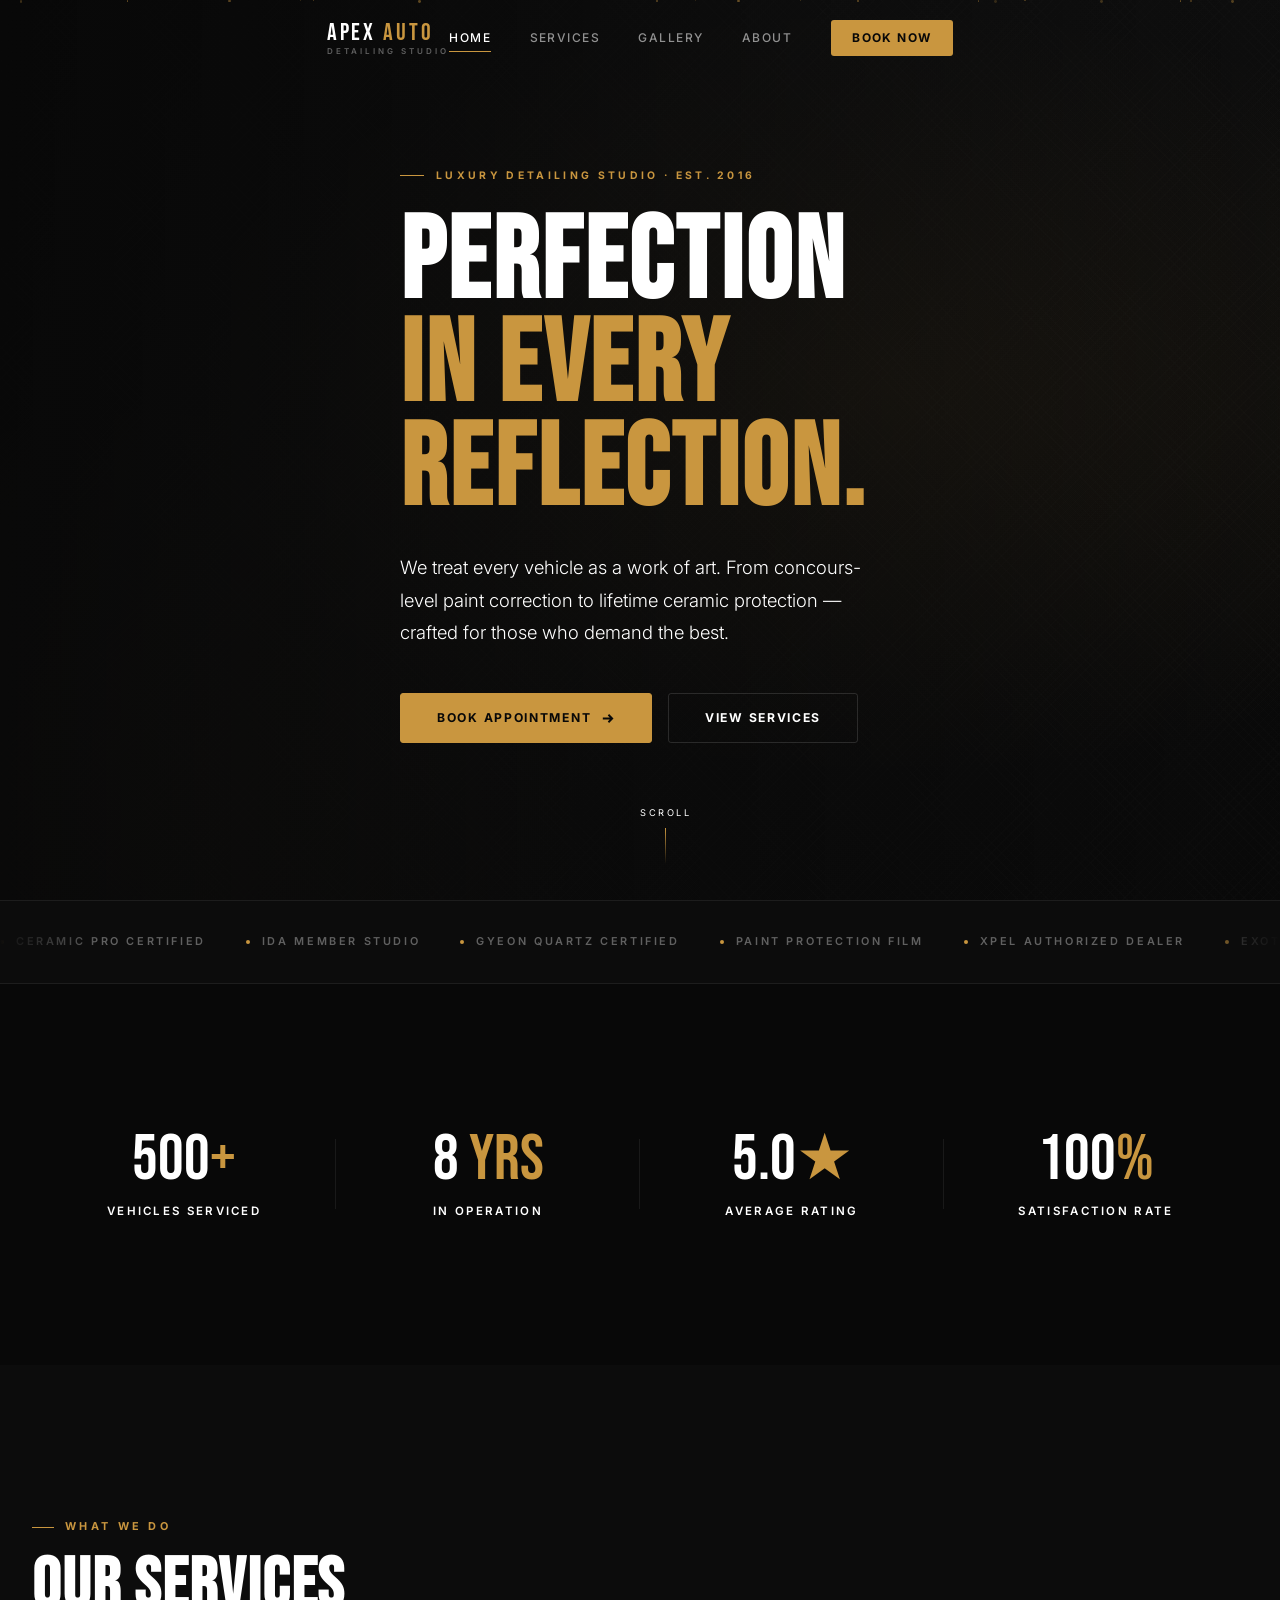
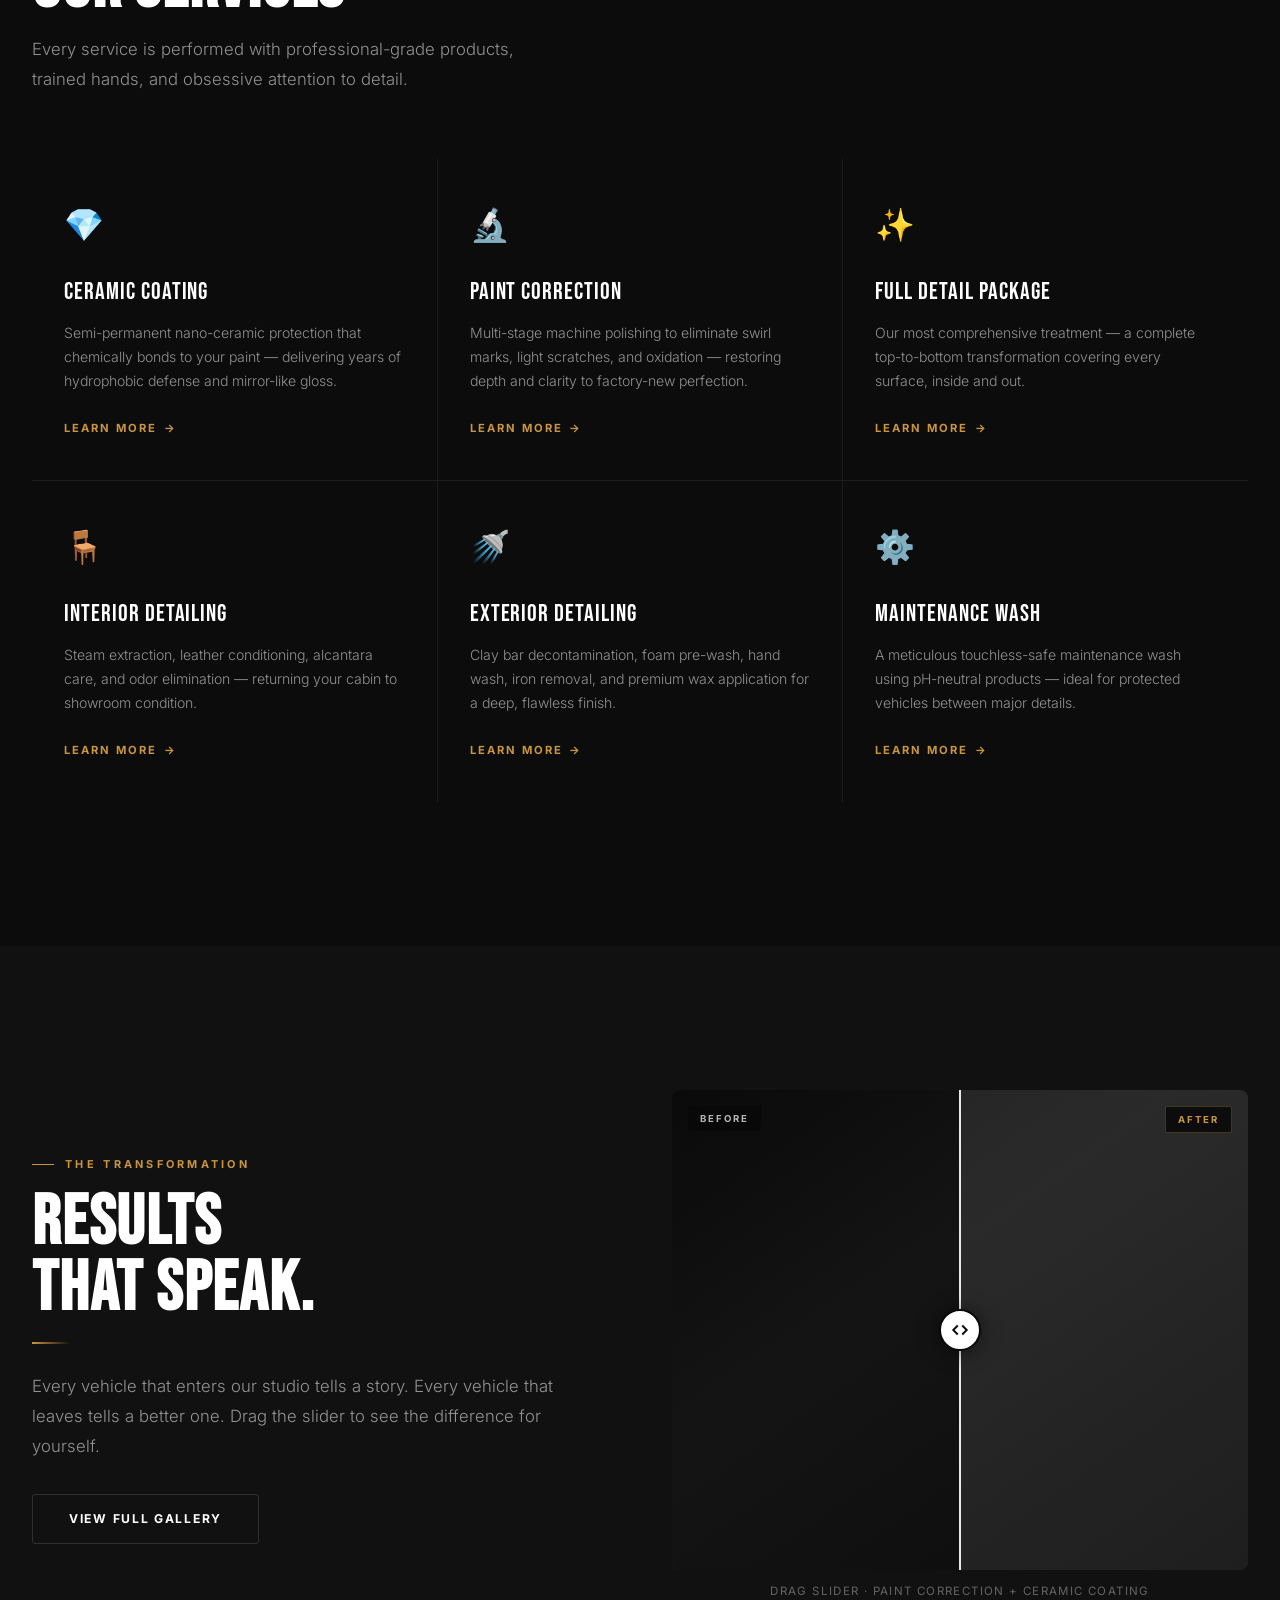
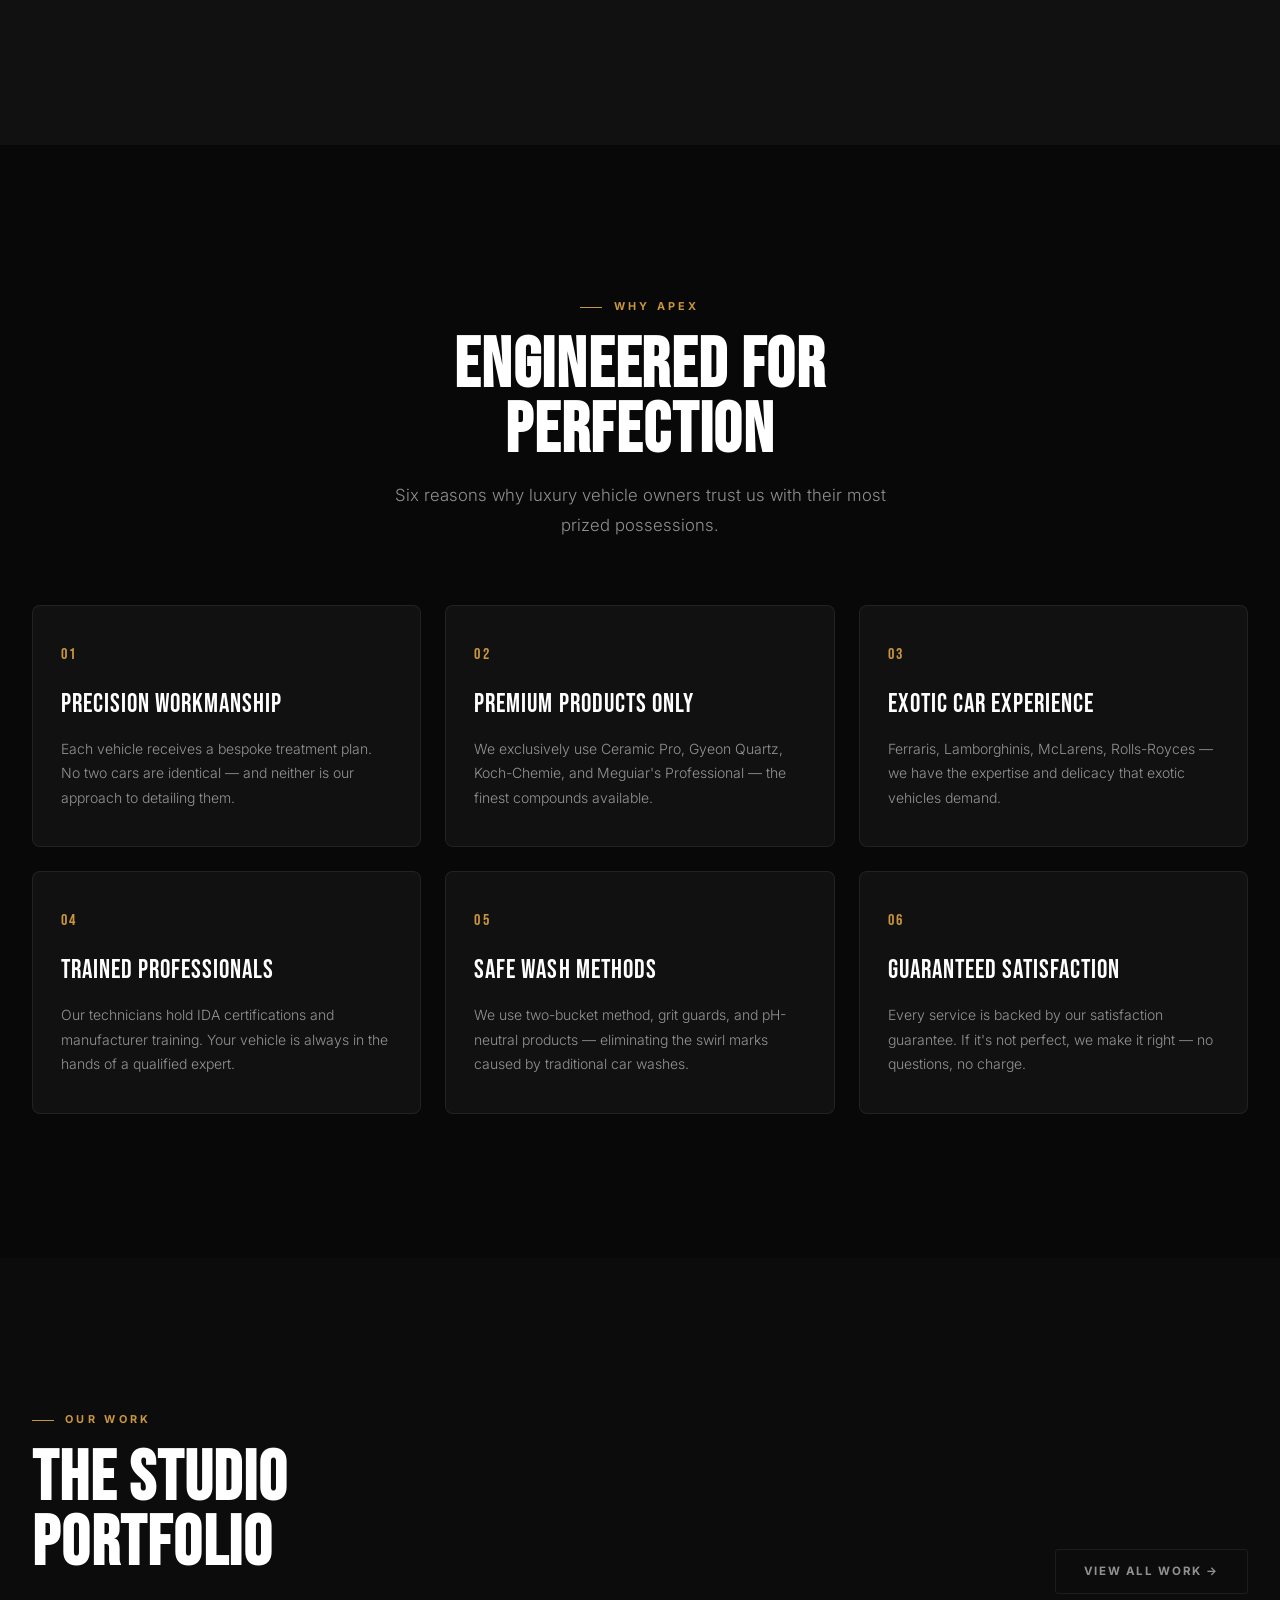
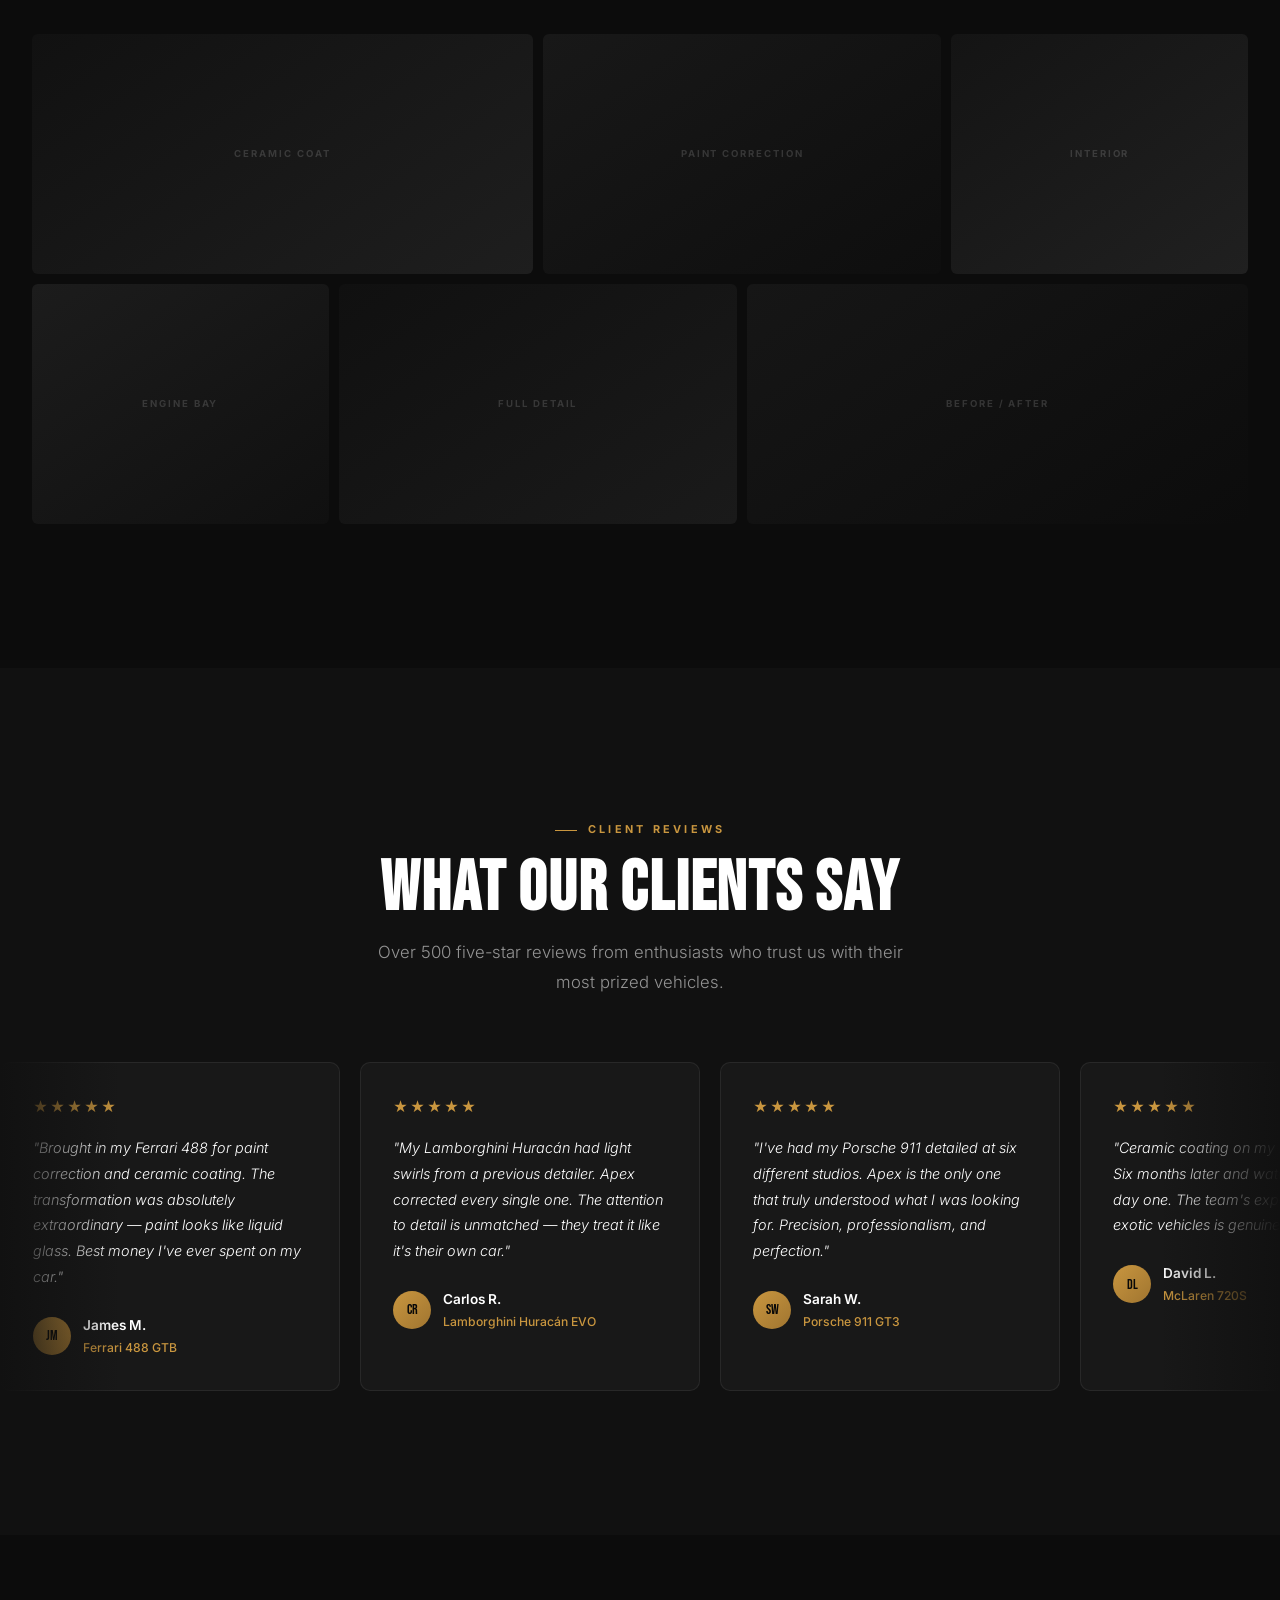
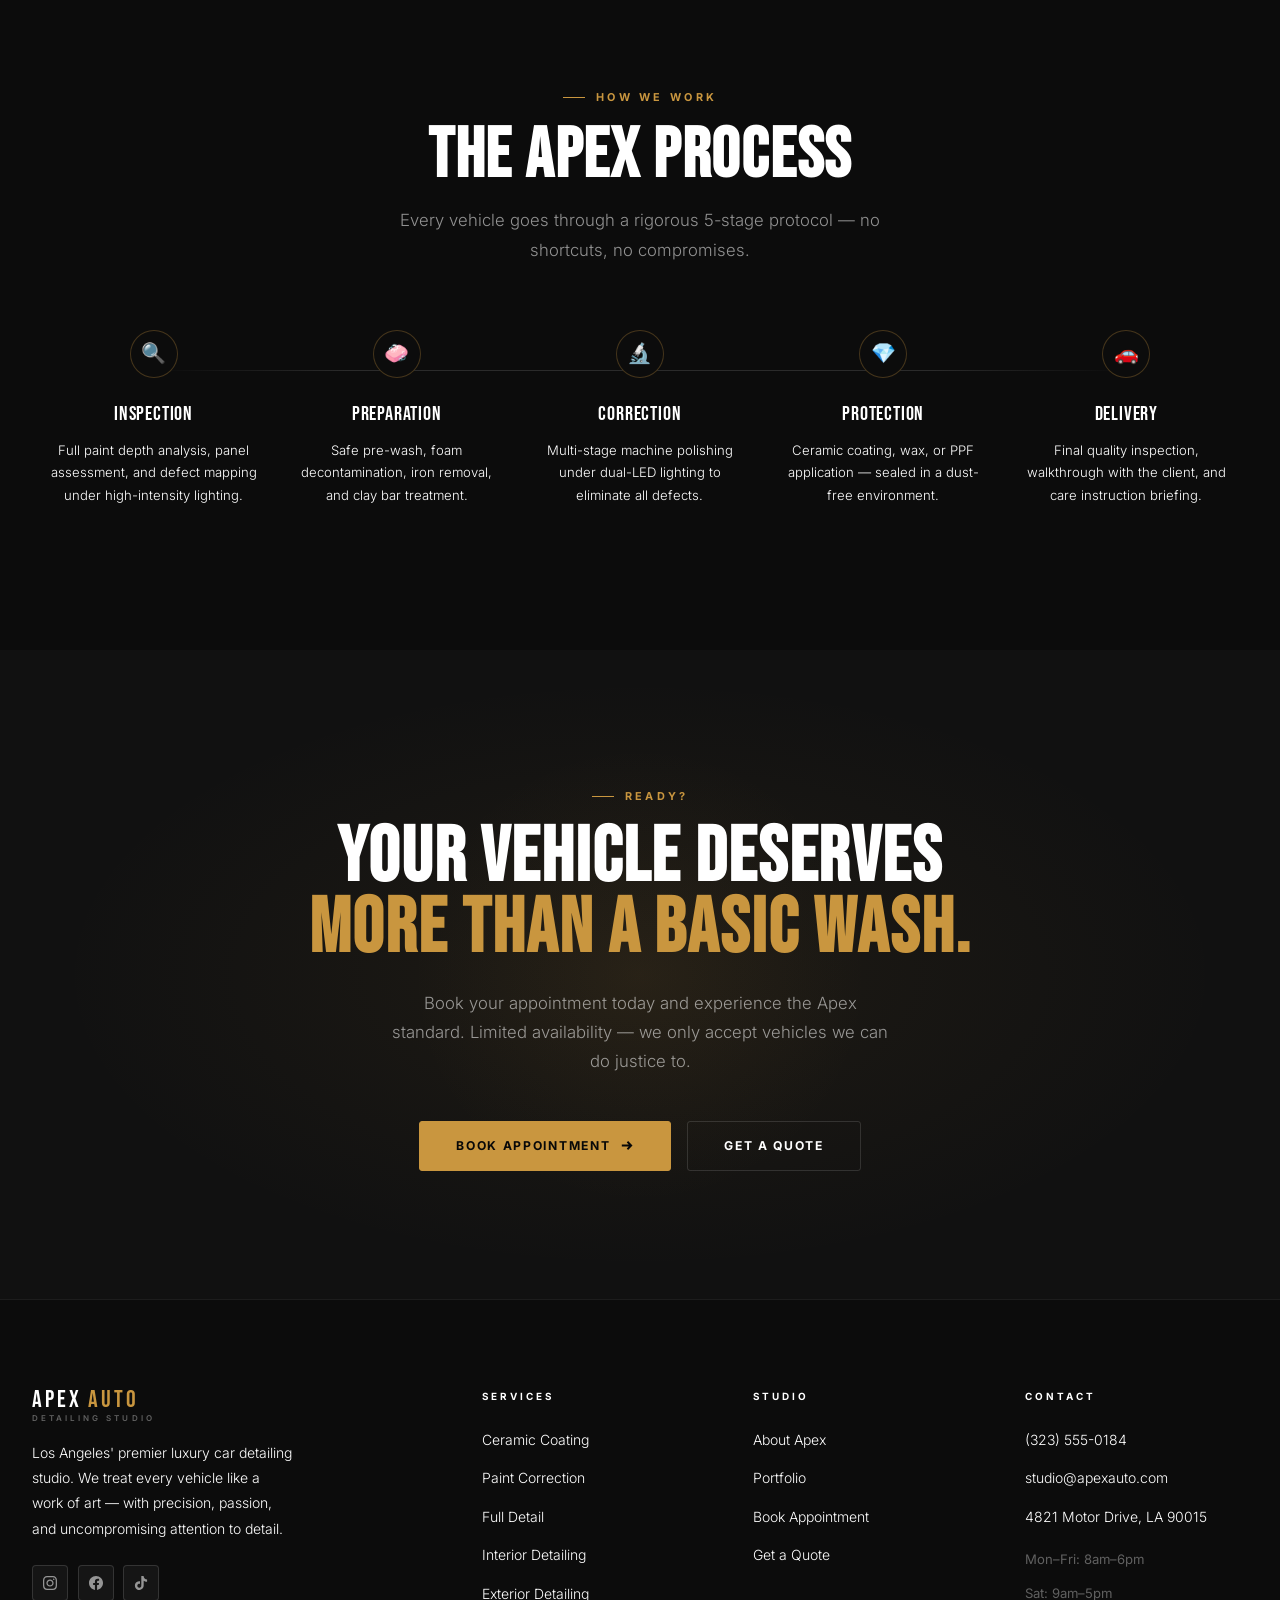
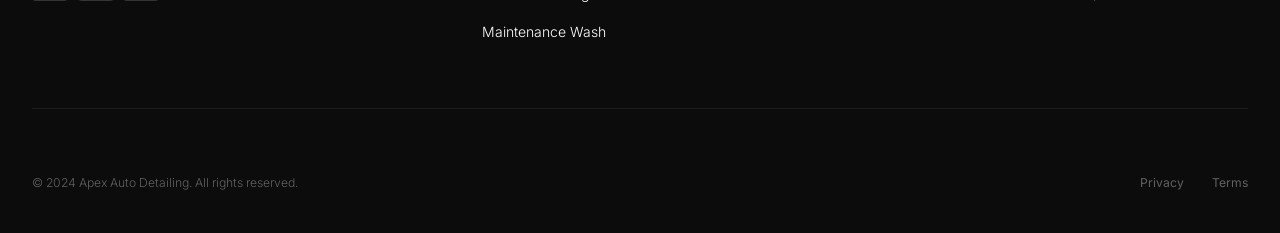
<file: index.html>
<!DOCTYPE html>
<html lang="en">
<head>
  <meta charset="UTF-8">
  <meta name="viewport" content="width=device-width, initial-scale=1.0">
  <meta name="description" content="Apex Auto Detailing — Luxury car detailing studio. Paint correction, ceramic coating, interior detailing for exotic and luxury vehicles.">
  <title>Apex Auto Detailing — Perfection In Every Reflection</title>
  <link rel="stylesheet" href="css/main.css">
  <style>
    /* ---- HERO ---- */
    .hero {
      position:relative; height:100vh; min-height:680px;
      display:flex; align-items:center; overflow:hidden;
    }
    .hero-parallax {
      position:absolute; inset:-15%; background-size:cover; background-position:center;
      background:
        radial-gradient(ellipse 80% 60% at 65% 45%, rgba(201,150,63,.08) 0%, transparent 55%),
        radial-gradient(ellipse 55% 70% at 20% 80%, rgba(201,150,63,.04) 0%, transparent 50%),
        linear-gradient(135deg,#090909 0%,#111 40%,#0c0c0c 70%,#080808 100%);
      will-change:transform;
    }
    /* subtle carbon-fiber texture */
    .hero-parallax::before {
      content:''; position:absolute; inset:0;
      background:
        repeating-linear-gradient(-45deg,transparent,transparent 6px,rgba(255,255,255,.006) 6px,rgba(255,255,255,.006) 7px),
        repeating-linear-gradient(45deg,transparent,transparent 6px,rgba(255,255,255,.006) 6px,rgba(255,255,255,.006) 7px);
    }
    .hero-overlay {
      position:absolute; inset:0;
      background:linear-gradient(to right,rgba(8,8,8,.88) 0%,rgba(8,8,8,.5) 55%,rgba(8,8,8,.1) 100%);
    }
    .hero-particles { position:absolute; inset:0; pointer-events:none; z-index:1; }
    .hero-content { position:relative; z-index:2; max-width:820px; }
    .hero-eyebrow {
      display:inline-flex; align-items:center; gap:.75rem;
      font-size:.65rem; font-weight:700; letter-spacing:.32em; text-transform:uppercase;
      color:var(--gold); margin-bottom:1.75rem;
      animation:fadeUp .8s var(--ease) both;
    }
    .hero-eyebrow::before { content:''; width:24px; height:1px; background:var(--gold); }
    .hero-h1 {
      font-size:clamp(4rem,9vw,8.5rem); line-height:.9;
      color:var(--white); margin-bottom:1.75rem;
      animation:fadeUp .8s var(--ease) .15s both;
    }
    .hero-h1 em { font-style:normal; display:block; color:var(--gold); }
    .hero-p {
      font-size:clamp(1rem,1.6vw,1.15rem); color:var(--w-60); font-weight:300;
      max-width:480px; line-height:1.78; margin-bottom:2.75rem;
      animation:fadeUp .8s var(--ease) .3s both;
    }
    .hero-ctas {
      display:flex; align-items:center; gap:1rem; flex-wrap:wrap;
      animation:fadeUp .8s var(--ease) .45s both;
    }
    .hero-scroll {
      position:absolute; bottom:2.25rem; left:50%; transform:translateX(-50%);
      z-index:2; display:flex; flex-direction:column; align-items:center; gap:.5rem;
      animation:fadeUp 1s var(--ease) 1.2s both; opacity:.4;
    }
    .hero-scroll span { font-size:.58rem; letter-spacing:.28em; text-transform:uppercase; }
    .scroll-l {
      width:1px; height:36px; background:linear-gradient(to bottom,var(--gold),transparent);
      animation:scrollDown 1.7s ease-in-out infinite;
    }
    @keyframes scrollDown {
      0%{transform:scaleY(0);transform-origin:top}50%{transform:scaleY(1);transform-origin:top}
      51%{transform-origin:bottom}100%{transform:scaleY(0);transform-origin:bottom}
    }
    @keyframes fadeUp { from{opacity:0;transform:translateY(20px)} to{opacity:1;transform:none} }

    /* ---- TRUST BAR ---- */
    .trust-bar {
      padding:2rem 0; background:var(--bg-1);
      border-top:1px solid var(--bdr); border-bottom:1px solid var(--bdr);
    }

    /* ---- STATS ---- */
    .stats { padding:7rem 0; background:var(--bg); }
    .stats-grid {
      display:grid; grid-template-columns:repeat(4,1fr);
      gap:0; text-align:center;
    }
    .stat-cell { padding:2rem 1rem; position:relative; }
    .stat-cell:not(:last-child)::after {
      content:''; position:absolute; right:0; top:50%; transform:translateY(-50%);
      width:1px; height:70px; background:var(--bdr);
    }
    .stat-num { font-family:'Bebas Neue',sans-serif; font-size:clamp(3rem,5vw,4.5rem); line-height:1; }
    .stat-num .gold { color:var(--gold); }
    .stat-lbl { font-size:.72rem; font-weight:600; letter-spacing:.2em; text-transform:uppercase; color:var(--w-50); margin-top:.6rem; }

    /* ---- SERVICES PREVIEW ---- */
    .svc { background:var(--bg-1); }
    .svc-grid { display:grid; grid-template-columns:repeat(3,1fr); gap:1px; background:var(--bdr); }
    .svc-card {
      background:var(--bg-1); padding:2.5rem 2rem;
      transition:background .28s, color .28s;
      cursor:default; position:relative; overflow:hidden;
    }
    .svc-card::after {
      content:''; position:absolute; inset:0;
      background:linear-gradient(135deg,var(--gold-a) 0%,transparent 60%);
      opacity:0; transition:opacity .32s;
    }
    .svc-card:hover { background:var(--bg-2); }
    .svc-card:hover::after { opacity:1; }
    .svc-card:hover .svc-ico { color:var(--gold); transform:scale(1.05); }
    .svc-ico { font-size:2rem; display:block; margin-bottom:1.25rem; transition:color .28s, transform .28s; }
    .svc-title { font-family:'Bebas Neue',sans-serif; font-size:1.5rem; letter-spacing:.04em; margin-bottom:.6rem; }
    .svc-desc  { font-size:.88rem; color:var(--w-55); font-weight:300; line-height:1.72; margin-bottom:1.25rem; }
    .svc-link  { font-size:.7rem; font-weight:700; letter-spacing:.18em; text-transform:uppercase; color:var(--gold); transition:gap .22s; display:inline-flex; align-items:center; gap:.4rem; }
    .svc-link::after { content:'→'; transition:transform .22s; }
    .svc-card:hover .svc-link::after { transform:translateX(4px); }

    /* ---- BEFORE / AFTER ---- */
    .ba-section { background:var(--bg-2); }
    .ba-layout { display:grid; grid-template-columns:1fr 1fr; gap:4rem; align-items:center; }
    .ba-wrap   { height:480px; }
    .ba-after  { background:linear-gradient(145deg,#1e1e1e,#2a2a2a); }
    .ba-before-inner { background:linear-gradient(145deg,#0a0a0a,#141414); }
    .ba-after-label,.ba-before-inner-label {
      position:absolute; bottom:1rem; font-size:.58rem; font-weight:700;
      letter-spacing:.22em; text-transform:uppercase; padding:.3rem .75rem; border-radius:2px; z-index:5;
    }

    /* ---- WHY US ---- */
    .why { background:var(--bg); }
    .why-grid { display:grid; grid-template-columns:repeat(3,1fr); gap:1.5rem; }
    .why-card {
      background:var(--bg-2); border:1px solid var(--bdr); border-radius:8px;
      padding:2.25rem 1.75rem; transition:all .32s var(--ease);
    }
    .why-card:hover { border-color:var(--bdr-gd); transform:translateY(-4px); box-shadow:0 16px 50px rgba(0,0,0,.4); }
    .why-num { font-family:'Bebas Neue',sans-serif; font-size:1rem; color:var(--gold); letter-spacing:.15em; margin-bottom:1rem; }
    .why-title { font-family:'Bebas Neue',sans-serif; font-size:1.6rem; letter-spacing:.04em; margin-bottom:.65rem; }
    .why-desc  { font-size:.875rem; color:var(--w-55); line-height:1.75; font-weight:300; }

    /* ---- GALLERY PREVIEW ---- */
    .gal-prev { background:var(--bg-1); }
    .gal-prev-grid {
      display:grid;
      grid-template-columns:repeat(12,1fr);
      grid-template-rows:240px 240px;
      gap:10px;
    }
    .gp-item { position:relative; overflow:hidden; border-radius:6px; cursor:pointer; }
    .gp-item:nth-child(1){grid-column:span 5;}
    .gp-item:nth-child(2){grid-column:span 4;}
    .gp-item:nth-child(3){grid-column:span 3;}
    .gp-item:nth-child(4){grid-column:span 3;}
    .gp-item:nth-child(5){grid-column:span 4;}
    .gp-item:nth-child(6){grid-column:span 5;}
    .gp-ph {
      width:100%; height:100%; display:flex; align-items:center; justify-content:center;
      font-size:.6rem; font-weight:700; letter-spacing:.2em; text-transform:uppercase;
      color:var(--w-15); transition:transform .5s var(--ease);
    }
    .gp-item:nth-child(1) .gp-ph{background:linear-gradient(145deg,#111,#1e1e1e);}
    .gp-item:nth-child(2) .gp-ph{background:linear-gradient(145deg,#181818,#0e0e0e);}
    .gp-item:nth-child(3) .gp-ph{background:linear-gradient(145deg,#141414,#202020);}
    .gp-item:nth-child(4) .gp-ph{background:linear-gradient(145deg,#1c1c1c,#101010);}
    .gp-item:nth-child(5) .gp-ph{background:linear-gradient(145deg,#101010,#1a1a1a);}
    .gp-item:nth-child(6) .gp-ph{background:linear-gradient(145deg,#161616,#0c0c0c);}
    .gp-ov {
      position:absolute; inset:0; background:rgba(201,150,63,0);
      display:flex; align-items:center; justify-content:center;
      transition:background .28s;
    }
    .gp-item:hover .gp-ov { background:rgba(201,150,63,.6); }
    .gp-item:hover .gp-ph { transform:scale(1.07); }
    .gp-ico {
      width:40px; height:40px; border:2px solid rgba(8,8,8,.85); border-radius:50%;
      background:rgba(8,8,8,.7); display:flex; align-items:center; justify-content:center;
      opacity:0; transform:scale(.7); transition:opacity .25s, transform .25s;
    }
    .gp-ico svg { width:14px; height:14px; stroke:var(--white); fill:none; }
    .gp-item:hover .gp-ico { opacity:1; transform:scale(1); }

    /* ---- TESTIMONIALS ---- */
    .testi { background:var(--bg-2); overflow:hidden; }
    .t-track-wrap { overflow:hidden; position:relative; margin-top:3rem; }
    .t-track-wrap::before,.t-track-wrap::after {
      content:''; position:absolute; top:0; bottom:0; width:120px; z-index:2; pointer-events:none;
    }
    .t-track-wrap::before{left:0;background:linear-gradient(to right,var(--bg-2),transparent);}
    .t-track-wrap::after{right:0;background:linear-gradient(to left,var(--bg-2),transparent);}
    .t-track {
      display:flex; gap:1.25rem; width:max-content;
      animation:tSlide 35s linear infinite;
    }
    .t-track:hover { animation-play-state:paused; }
    @keyframes tSlide{ from{transform:translateX(0)} to{transform:translateX(-50%)} }
    .t-card {
      width:340px; flex-shrink:0; background:var(--bg-3);
      border:1px solid var(--bdr); border-radius:10px; padding:2rem;
    }
    .t-stars  { color:#c9963f; font-size:.9rem; letter-spacing:2px; margin-bottom:1rem; }
    .t-quote  { font-size:.9rem; color:var(--w-60); font-style:italic; font-weight:300; line-height:1.8; margin-bottom:1.5rem; }
    .t-author { display:flex; align-items:center; gap:.75rem; }
    .t-av     { width:38px; height:38px; border-radius:50%; background:linear-gradient(135deg,var(--gold),var(--gold-dk)); display:flex; align-items:center; justify-content:center; font-family:'Bebas Neue',sans-serif; font-size:.9rem; color:var(--bg); flex-shrink:0; }
    .t-name   { font-weight:600; font-size:.85rem; }
    .t-car    { font-size:.76rem; color:var(--gold); font-weight:500; margin-top:.1rem; }

    /* ---- PROCESS ---- */
    .process  { background:var(--bg-1); }
    .proc-grid {
      display:grid; grid-template-columns:repeat(5,1fr);
      gap:0; position:relative; margin-top:4rem;
    }
    .proc-grid::before {
      content:''; position:absolute; top:2.5rem; left:10%; right:10%;
      height:1px; background:linear-gradient(to right,transparent,var(--bdr2) 20%,var(--bdr2) 80%,transparent);
    }
    .proc-step { text-align:center; padding:0 1rem; }
    .proc-dot {
      width:48px; height:48px; border-radius:50%; border:1px solid var(--bdr-gd);
      background:var(--bg-1); display:flex; align-items:center; justify-content:center;
      margin:0 auto 1.25rem; font-size:1.25rem; position:relative; z-index:1;
      transition:background .28s, box-shadow .28s;
    }
    .proc-step:hover .proc-dot {
      background:var(--gold-a); box-shadow:0 0 0 6px rgba(201,150,63,.1);
    }
    .proc-title { font-family:'Bebas Neue',sans-serif; font-size:1.25rem; letter-spacing:.04em; margin-bottom:.5rem; }
    .proc-desc  { font-size:.82rem; color:var(--w-50); font-weight:300; line-height:1.72; }

    /* ---- CTA BANNER ---- */
    .cta-banner {
      padding:8rem 0; background:var(--bg-2); position:relative; overflow:hidden;
      text-align:center;
    }
    .cta-banner::before {
      content:''; position:absolute; inset:0;
      background:radial-gradient(ellipse 70% 70% at 50% 50%,rgba(201,150,63,.07) 0%,transparent 65%);
      pointer-events:none;
    }
    .cta-glow {
      position:absolute; width:500px; height:500px; border-radius:50%;
      background:radial-gradient(circle,rgba(201,150,63,.06) 0%,transparent 65%);
      top:50%; left:50%; transform:translate(-50%,-50%);
      animation:ctaPulse 6s ease-in-out infinite;
    }
    @keyframes ctaPulse {
      0%,100%{transform:translate(-50%,-50%) scale(1); opacity:.5}
      50%{transform:translate(-50%,-50%) scale(1.15); opacity:1}
    }
    .cta-banner .content { position:relative; z-index:1; }
    .cta-h2 { font-size:clamp(2.8rem,6vw,5.5rem); line-height:.92; margin-bottom:1.5rem; }
    .cta-h2 span { display:block; color:var(--gold); }
    .cta-p  { font-size:1.05rem; color:var(--w-55); font-weight:300; max-width:500px; margin:0 auto 2.75rem; line-height:1.75; }
    .cta-buttons { display:flex; align-items:center; justify-content:center; gap:1rem; flex-wrap:wrap; }

    /* ---- RESPONSIVE HOME ---- */
    @media(max-width:1024px){
      .svc-grid     { grid-template-columns:repeat(2,1fr); }
      .why-grid     { grid-template-columns:repeat(2,1fr); }
      .proc-grid    { grid-template-columns:repeat(3,1fr); gap:2rem; }
      .proc-grid::before { display:none; }
      .ba-layout    { grid-template-columns:1fr; }
      .ba-wrap      { height:360px; }
      .stats-grid   { grid-template-columns:repeat(2,1fr); }
      .stat-cell:nth-child(2)::after,.stat-cell:nth-child(4)::after{display:none;}
      .gal-prev-grid{ grid-template-columns:repeat(2,1fr); grid-template-rows:auto; }
      .gal-prev-grid .gp-item:nth-child(n){grid-column:span 1;}
      .gal-prev-grid .gp-item{height:200px;}
    }
    @media(max-width:768px){
      .svc-grid  { grid-template-columns:1fr; }
      .why-grid  { grid-template-columns:1fr; }
      .proc-grid { grid-template-columns:1fr; }
      .stats-grid{ grid-template-columns:repeat(2,1fr); }
      .gal-prev-grid{ grid-template-columns:1fr; }
      .gal-prev-grid .gp-item{height:180px;}
      .hero-ctas { flex-direction:column; }
      .hero-ctas .btn { width:100%; justify-content:center; }
    }
  </style>
</head>
<body>

<!-- NAV -->
<nav class="nav" id="nav">
  <div class="container">
    <div class="nav-inner">
      <a href="index.html" class="logo">
        <div class="logo-main">APEX <span>AUTO</span></div>
        <div class="logo-sub">Detailing Studio</div>
      </a>
      <div class="nav-links">
        <a href="index.html" class="active">Home</a>
        <a href="services.html">Services</a>
        <a href="gallery.html">Gallery</a>
        <a href="about.html">About</a>
        <a href="contact.html" class="nav-cta">Book Now</a>
      </div>
      <button class="burger" id="burger" aria-label="Menu"><span></span><span></span><span></span></button>
    </div>
  </div>
</nav>
<nav class="mob-nav" id="mobNav">
  <a href="index.html">Home</a>
  <a href="services.html">Services</a>
  <a href="gallery.html">Gallery</a>
  <a href="about.html">About</a>
  <a href="contact.html">Book Now</a>
</nav>

<!-- HERO -->
<section class="hero" id="home">
  <div class="hero-parallax hero-parallax"></div>
  <div class="hero-overlay"></div>
  <div class="hero-particles" id="pts"></div>

  <div class="container">
    <div class="hero-content">
      <div class="hero-eyebrow">Luxury Detailing Studio · Est. 2016</div>
      <h1 class="hero-h1">Perfection<em>In Every<br>Reflection.</em></h1>
      <p class="hero-p">We treat every vehicle as a work of art. From concours-level paint correction to lifetime ceramic protection — crafted for those who demand the best.</p>
      <div class="hero-ctas">
        <a href="contact.html" class="btn btn-gold">
          Book Appointment
          <svg viewBox="0 0 16 16" fill="none" stroke="currentColor" stroke-width="2"><path d="M3 8h10M9 4l4 4-4 4"/></svg>
        </a>
        <a href="services.html" class="btn btn-outline">View Services</a>
      </div>
    </div>
  </div>

  <div class="hero-scroll">
    <span>Scroll</span>
    <div class="scroll-l"></div>
  </div>
</section>

<!-- TRUST MARQUEE BAR -->
<div class="trust-bar">
  <div class="marquee-wrap">
    <div class="marquee-track">
      <div class="m-item"><div class="m-dot"></div>Ceramic Pro Certified</div>
      <div class="m-item"><div class="m-dot"></div>IDA Member Studio</div>
      <div class="m-item"><div class="m-dot"></div>Gyeon Quartz Certified</div>
      <div class="m-item"><div class="m-dot"></div>Paint Protection Film</div>
      <div class="m-item"><div class="m-dot"></div>XPEL Authorized Dealer</div>
      <div class="m-item"><div class="m-dot"></div>Exotic Vehicle Specialists</div>
      <div class="m-item"><div class="m-dot"></div>8 Years of Excellence</div>
      <div class="m-item"><div class="m-dot"></div>500+ Vehicles Serviced</div>
      <!-- duplicate for seamless loop -->
      <div class="m-item"><div class="m-dot"></div>Ceramic Pro Certified</div>
      <div class="m-item"><div class="m-dot"></div>IDA Member Studio</div>
      <div class="m-item"><div class="m-dot"></div>Gyeon Quartz Certified</div>
      <div class="m-item"><div class="m-dot"></div>Paint Protection Film</div>
      <div class="m-item"><div class="m-dot"></div>XPEL Authorized Dealer</div>
      <div class="m-item"><div class="m-dot"></div>Exotic Vehicle Specialists</div>
      <div class="m-item"><div class="m-dot"></div>8 Years of Excellence</div>
      <div class="m-item"><div class="m-dot"></div>500+ Vehicles Serviced</div>
    </div>
  </div>
</div>

<!-- STATS -->
<section class="stats count-wrap">
  <div class="container">
    <div class="stats-grid stagger">
      <div class="stat-cell">
        <div class="stat-num"><span data-target="500">0</span><span class="gold">+</span></div>
        <div class="stat-lbl">Vehicles Serviced</div>
      </div>
      <div class="stat-cell">
        <div class="stat-num"><span data-target="8">0</span><span class="gold"> Yrs</span></div>
        <div class="stat-lbl">In Operation</div>
      </div>
      <div class="stat-cell">
        <div class="stat-num"><span data-target="5" data-dec="1">0</span><span class="gold">★</span></div>
        <div class="stat-lbl">Average Rating</div>
      </div>
      <div class="stat-cell">
        <div class="stat-num"><span data-target="100">0</span><span class="gold">%</span></div>
        <div class="stat-lbl">Satisfaction Rate</div>
      </div>
    </div>
  </div>
</section>

<!-- SERVICES PREVIEW -->
<section class="svc" id="services">
  <div class="container">
    <div class="sec-head reveal">
      <span class="label">What We Do</span>
      <h2 class="sec-title">Our Services</h2>
      <p class="sec-sub">Every service is performed with professional-grade products, trained hands, and obsessive attention to detail.</p>
    </div>
    <div class="svc-grid">
      <div class="svc-card reveal">
        <span class="svc-ico">💎</span>
        <div class="svc-title">Ceramic Coating</div>
        <p class="svc-desc">Semi-permanent nano-ceramic protection that chemically bonds to your paint — delivering years of hydrophobic defense and mirror-like gloss.</p>
        <a href="services.html" class="svc-link">Learn More</a>
      </div>
      <div class="svc-card reveal">
        <span class="svc-ico">🔬</span>
        <div class="svc-title">Paint Correction</div>
        <p class="svc-desc">Multi-stage machine polishing to eliminate swirl marks, light scratches, and oxidation — restoring depth and clarity to factory-new perfection.</p>
        <a href="services.html" class="svc-link">Learn More</a>
      </div>
      <div class="svc-card reveal">
        <span class="svc-ico">✨</span>
        <div class="svc-title">Full Detail Package</div>
        <p class="svc-desc">Our most comprehensive treatment — a complete top-to-bottom transformation covering every surface, inside and out.</p>
        <a href="services.html" class="svc-link">Learn More</a>
      </div>
      <div class="svc-card reveal">
        <span class="svc-ico">🪑</span>
        <div class="svc-title">Interior Detailing</div>
        <p class="svc-desc">Steam extraction, leather conditioning, alcantara care, and odor elimination — returning your cabin to showroom condition.</p>
        <a href="services.html" class="svc-link">Learn More</a>
      </div>
      <div class="svc-card reveal">
        <span class="svc-ico">🚿</span>
        <div class="svc-title">Exterior Detailing</div>
        <p class="svc-desc">Clay bar decontamination, foam pre-wash, hand wash, iron removal, and premium wax application for a deep, flawless finish.</p>
        <a href="services.html" class="svc-link">Learn More</a>
      </div>
      <div class="svc-card reveal">
        <span class="svc-ico">⚙️</span>
        <div class="svc-title">Maintenance Wash</div>
        <p class="svc-desc">A meticulous touchless-safe maintenance wash using pH-neutral products — ideal for protected vehicles between major details.</p>
        <a href="services.html" class="svc-link">Learn More</a>
      </div>
    </div>
  </div>
</section>

<!-- BEFORE / AFTER -->
<section class="ba-section" id="results">
  <div class="container">
    <div class="ba-layout">
      <div class="reveal-l">
        <span class="label">The Transformation</span>
        <h2 class="sec-title">Results<br>That Speak.</h2>
        <div class="g-line"></div>
        <p class="sec-sub" style="margin-bottom:2rem">Every vehicle that enters our studio tells a story. Every vehicle that leaves tells a better one. Drag the slider to see the difference for yourself.</p>
        <a href="gallery.html" class="btn btn-outline">View Full Gallery</a>
      </div>
      <div class="reveal-r">
        <div class="ba-wrap" style="height:480px">
          <div class="ba-after"
            style="background:linear-gradient(145deg,#202020 0%,#2a2a2a 40%,#1e1e1e 100%)">
            <div class="ba-tag after">After</div>
          </div>
          <div class="ba-before">
            <div class="ba-before-inner"
              style="background:linear-gradient(145deg,#0a0a0a 0%,#141414 40%,#0c0c0c 100%)">
            </div>
            <div class="ba-tag before">Before</div>
          </div>
          <div class="ba-handle">
            <div class="ba-btn">
              <svg viewBox="0 0 24 24" fill="none" stroke="currentColor" stroke-width="2.5">
                <path d="M9 18l-6-6 6-6M15 6l6 6-6 6"/>
              </svg>
            </div>
          </div>
        </div>
        <p style="font-size:.72rem;color:var(--w-35);margin-top:.75rem;text-align:center;letter-spacing:.12em;text-transform:uppercase;">
          Drag slider · Paint Correction + Ceramic Coating
        </p>
      </div>
    </div>
  </div>
</section>

<!-- WHY CHOOSE US -->
<section class="why" id="why">
  <div class="container">
    <div class="sec-head center reveal">
      <span class="label">Why Apex</span>
      <h2 class="sec-title">Engineered For<br>Perfection</h2>
      <p class="sec-sub">Six reasons why luxury vehicle owners trust us with their most prized possessions.</p>
    </div>
    <div class="why-grid stagger">
      <div class="why-card">
        <div class="why-num">01</div>
        <div class="why-title">Precision Workmanship</div>
        <p class="why-desc">Each vehicle receives a bespoke treatment plan. No two cars are identical — and neither is our approach to detailing them.</p>
      </div>
      <div class="why-card">
        <div class="why-num">02</div>
        <div class="why-title">Premium Products Only</div>
        <p class="why-desc">We exclusively use Ceramic Pro, Gyeon Quartz, Koch-Chemie, and Meguiar's Professional — the finest compounds available.</p>
      </div>
      <div class="why-card">
        <div class="why-num">03</div>
        <div class="why-title">Exotic Car Experience</div>
        <p class="why-desc">Ferraris, Lamborghinis, McLarens, Rolls-Royces — we have the expertise and delicacy that exotic vehicles demand.</p>
      </div>
      <div class="why-card">
        <div class="why-num">04</div>
        <div class="why-title">Trained Professionals</div>
        <p class="why-desc">Our technicians hold IDA certifications and manufacturer training. Your vehicle is always in the hands of a qualified expert.</p>
      </div>
      <div class="why-card">
        <div class="why-num">05</div>
        <div class="why-title">Safe Wash Methods</div>
        <p class="why-desc">We use two-bucket method, grit guards, and pH-neutral products — eliminating the swirl marks caused by traditional car washes.</p>
      </div>
      <div class="why-card">
        <div class="why-num">06</div>
        <div class="why-title">Guaranteed Satisfaction</div>
        <p class="why-desc">Every service is backed by our satisfaction guarantee. If it's not perfect, we make it right — no questions, no charge.</p>
      </div>
    </div>
  </div>
</section>

<!-- GALLERY PREVIEW -->
<section class="gal-prev">
  <div class="container">
    <div class="sec-head reveal" style="display:flex;justify-content:space-between;align-items:flex-end;margin-bottom:2.5rem">
      <div>
        <span class="label">Our Work</span>
        <h2 class="sec-title">The Studio<br>Portfolio</h2>
      </div>
      <a href="gallery.html" class="btn btn-ghost" style="flex-shrink:0">View All Work →</a>
    </div>
    <div class="gal-prev-grid">
      <div class="gp-item"><div class="gp-ph">Ceramic Coat</div><div class="gp-ov"><div class="gp-ico"><svg viewBox="0 0 24 24" stroke-width="2"><circle cx="11" cy="11" r="8"/><path d="m21 21-4.35-4.35M11 8v6M8 11h6"/></svg></div></div></div>
      <div class="gp-item"><div class="gp-ph">Paint Correction</div><div class="gp-ov"><div class="gp-ico"><svg viewBox="0 0 24 24" stroke-width="2"><circle cx="11" cy="11" r="8"/><path d="m21 21-4.35-4.35M11 8v6M8 11h6"/></svg></div></div></div>
      <div class="gp-item"><div class="gp-ph">Interior</div><div class="gp-ov"><div class="gp-ico"><svg viewBox="0 0 24 24" stroke-width="2"><circle cx="11" cy="11" r="8"/><path d="m21 21-4.35-4.35M11 8v6M8 11h6"/></svg></div></div></div>
      <div class="gp-item"><div class="gp-ph">Engine Bay</div><div class="gp-ov"><div class="gp-ico"><svg viewBox="0 0 24 24" stroke-width="2"><circle cx="11" cy="11" r="8"/><path d="m21 21-4.35-4.35M11 8v6M8 11h6"/></svg></div></div></div>
      <div class="gp-item"><div class="gp-ph">Full Detail</div><div class="gp-ov"><div class="gp-ico"><svg viewBox="0 0 24 24" stroke-width="2"><circle cx="11" cy="11" r="8"/><path d="m21 21-4.35-4.35M11 8v6M8 11h6"/></svg></div></div></div>
      <div class="gp-item"><div class="gp-ph">Before / After</div><div class="gp-ov"><div class="gp-ico"><svg viewBox="0 0 24 24" stroke-width="2"><circle cx="11" cy="11" r="8"/><path d="m21 21-4.35-4.35M11 8v6M8 11h6"/></svg></div></div></div>
    </div>
  </div>
</section>

<!-- TESTIMONIALS -->
<section class="testi">
  <div class="container">
    <div class="sec-head center reveal">
      <span class="label">Client Reviews</span>
      <h2 class="sec-title">What Our Clients Say</h2>
      <p class="sec-sub">Over 500 five-star reviews from enthusiasts who trust us with their most prized vehicles.</p>
    </div>
  </div>
  <div class="t-track-wrap">
    <div class="t-track">
      <div class="t-card"><div class="t-stars">★★★★★</div><p class="t-quote">"Brought in my Ferrari 488 for paint correction and ceramic coating. The transformation was absolutely extraordinary — paint looks like liquid glass. Best money I've ever spent on my car."</p><div class="t-author"><div class="t-av">JM</div><div><div class="t-name">James M.</div><div class="t-car">Ferrari 488 GTB</div></div></div></div>
      <div class="t-card"><div class="t-stars">★★★★★</div><p class="t-quote">"My Lamborghini Huracán had light swirls from a previous detailer. Apex corrected every single one. The attention to detail is unmatched — they treat it like it's their own car."</p><div class="t-author"><div class="t-av">CR</div><div><div class="t-name">Carlos R.</div><div class="t-car">Lamborghini Huracán EVO</div></div></div></div>
      <div class="t-card"><div class="t-stars">★★★★★</div><p class="t-quote">"I've had my Porsche 911 detailed at six different studios. Apex is the only one that truly understood what I was looking for. Precision, professionalism, and perfection."</p><div class="t-author"><div class="t-av">SW</div><div><div class="t-name">Sarah W.</div><div class="t-car">Porsche 911 GT3</div></div></div></div>
      <div class="t-card"><div class="t-stars">★★★★★</div><p class="t-quote">"Ceramic coating on my McLaren 720S. Six months later and water still beads like day one. The team's expertise with exotic vehicles is genuinely world-class."</p><div class="t-author"><div class="t-av">DL</div><div><div class="t-name">David L.</div><div class="t-car">McLaren 720S</div></div></div></div>
      <!-- duplicate -->
      <div class="t-card"><div class="t-stars">★★★★★</div><p class="t-quote">"Brought in my Ferrari 488 for paint correction and ceramic coating. The transformation was absolutely extraordinary — paint looks like liquid glass. Best money I've ever spent on my car."</p><div class="t-author"><div class="t-av">JM</div><div><div class="t-name">James M.</div><div class="t-car">Ferrari 488 GTB</div></div></div></div>
      <div class="t-card"><div class="t-stars">★★★★★</div><p class="t-quote">"My Lamborghini Huracán had light swirls from a previous detailer. Apex corrected every single one. The attention to detail is unmatched — they treat it like it's their own car."</p><div class="t-author"><div class="t-av">CR</div><div><div class="t-name">Carlos R.</div><div class="t-car">Lamborghini Huracán EVO</div></div></div></div>
      <div class="t-card"><div class="t-stars">★★★★★</div><p class="t-quote">"I've had my Porsche 911 detailed at six different studios. Apex is the only one that truly understood what I was looking for. Precision, professionalism, and perfection."</p><div class="t-author"><div class="t-av">SW</div><div><div class="t-name">Sarah W.</div><div class="t-car">Porsche 911 GT3</div></div></div></div>
      <div class="t-card"><div class="t-stars">★★★★★</div><p class="t-quote">"Ceramic coating on my McLaren 720S. Six months later and water still beads like day one. The team's expertise with exotic vehicles is genuinely world-class."</p><div class="t-author"><div class="t-av">DL</div><div><div class="t-name">David L.</div><div class="t-car">McLaren 720S</div></div></div></div>
    </div>
  </div>
</section>

<!-- PROCESS -->
<section class="process">
  <div class="container">
    <div class="sec-head center reveal">
      <span class="label">How We Work</span>
      <h2 class="sec-title">The Apex Process</h2>
      <p class="sec-sub">Every vehicle goes through a rigorous 5-stage protocol — no shortcuts, no compromises.</p>
    </div>
    <div class="proc-grid stagger">
      <div class="proc-step">
        <div class="proc-dot">🔍</div>
        <div class="proc-title">Inspection</div>
        <p class="proc-desc">Full paint depth analysis, panel assessment, and defect mapping under high-intensity lighting.</p>
      </div>
      <div class="proc-step">
        <div class="proc-dot">🧼</div>
        <div class="proc-title">Preparation</div>
        <p class="proc-desc">Safe pre-wash, foam decontamination, iron removal, and clay bar treatment.</p>
      </div>
      <div class="proc-step">
        <div class="proc-dot">🔬</div>
        <div class="proc-title">Correction</div>
        <p class="proc-desc">Multi-stage machine polishing under dual-LED lighting to eliminate all defects.</p>
      </div>
      <div class="proc-step">
        <div class="proc-dot">💎</div>
        <div class="proc-title">Protection</div>
        <p class="proc-desc">Ceramic coating, wax, or PPF application — sealed in a dust-free environment.</p>
      </div>
      <div class="proc-step">
        <div class="proc-dot">🚗</div>
        <div class="proc-title">Delivery</div>
        <p class="proc-desc">Final quality inspection, walkthrough with the client, and care instruction briefing.</p>
      </div>
    </div>
  </div>
</section>

<!-- CTA BANNER -->
<section class="cta-banner">
  <div class="cta-glow"></div>
  <div class="container content">
    <span class="label" style="justify-content:center">Ready?</span>
    <h2 class="cta-h2 reveal">Your Vehicle Deserves<span>More Than A Basic Wash.</span></h2>
    <p class="cta-p reveal">Book your appointment today and experience the Apex standard. Limited availability — we only accept vehicles we can do justice to.</p>
    <div class="cta-buttons reveal">
      <a href="contact.html" class="btn btn-gold">
        Book Appointment
        <svg viewBox="0 0 16 16" fill="none" stroke="currentColor" stroke-width="2"><path d="M3 8h10M9 4l4 4-4 4"/></svg>
      </a>
      <a href="contact.html" class="btn btn-outline">Get a Quote</a>
    </div>
  </div>
</section>

<!-- FOOTER -->
<footer class="footer">
  <div class="container">
    <div class="foot-grid">
      <div class="foot-brand">
        <a href="index.html" class="logo"><div class="logo-main">APEX <span>AUTO</span></div><div class="logo-sub">Detailing Studio</div></a>
        <p>Los Angeles' premier luxury car detailing studio. We treat every vehicle like a work of art — with precision, passion, and uncompromising attention to detail.</p>
        <div class="socials">
          <div class="soc"><svg viewBox="0 0 24 24"><path d="M12 2.163c3.204 0 3.584.012 4.85.07 3.252.148 4.771 1.691 4.919 4.919.058 1.265.069 1.645.069 4.849 0 3.205-.012 3.584-.069 4.849-.149 3.225-1.664 4.771-4.919 4.919-1.266.058-1.644.07-4.85.07-3.204 0-3.584-.012-4.849-.07-3.26-.149-4.771-1.699-4.919-4.92-.058-1.265-.07-1.644-.07-4.849 0-3.204.013-3.583.07-4.849.149-3.227 1.664-4.771 4.919-4.919 1.266-.057 1.645-.069 4.849-.069zm0-2.163c-3.259 0-3.667.014-4.947.072-4.358.2-6.78 2.618-6.98 6.98-.059 1.281-.073 1.689-.073 4.948 0 3.259.014 3.668.072 4.948.2 4.358 2.618 6.78 6.98 6.98 1.281.058 1.689.072 4.948.072 3.259 0 3.668-.014 4.948-.072 4.354-.2 6.782-2.618 6.979-6.98.059-1.28.073-1.689.073-4.948 0-3.259-.014-3.667-.072-4.947-.196-4.354-2.617-6.78-6.979-6.98-1.281-.059-1.69-.073-4.949-.073zm0 5.838c-3.403 0-6.162 2.759-6.162 6.162s2.759 6.163 6.162 6.163 6.162-2.759 6.162-6.163c0-3.403-2.759-6.162-6.162-6.162zm0 10.162c-2.209 0-4-1.79-4-4 0-2.209 1.791-4 4-4s4 1.791 4 4c0 2.21-1.791 4-4 4zm6.406-11.845c-.796 0-1.441.645-1.441 1.44s.645 1.44 1.441 1.44c.795 0 1.439-.645 1.439-1.44s-.644-1.44-1.439-1.44z"/></svg></div>
          <div class="soc"><svg viewBox="0 0 24 24"><path d="M24 12.073c0-6.627-5.373-12-12-12s-12 5.373-12 12c0 5.99 4.388 10.954 10.125 11.854v-8.385H7.078v-3.47h3.047V9.43c0-3.007 1.792-4.669 4.533-4.669 1.312 0 2.686.235 2.686.235v2.953H15.83c-1.491 0-1.956.925-1.956 1.874v2.25h3.328l-.532 3.47h-2.796v8.385C19.612 23.027 24 18.062 24 12.073z"/></svg></div>
          <div class="soc"><svg viewBox="0 0 24 24"><path d="M12.525.02c1.31-.02 2.61-.01 3.91-.02.08 1.53.63 3.09 1.75 4.17 1.12 1.11 2.7 1.62 4.24 1.79v4.03c-1.44-.05-2.89-.35-4.2-.97-.57-.26-1.1-.59-1.62-.93-.01 2.92.01 5.84-.02 8.75-.08 1.4-.54 2.79-1.35 3.94-1.31 1.92-3.58 3.17-5.91 3.21-1.43.08-2.86-.31-4.08-1.03-2.02-1.19-3.44-3.37-3.65-5.71-.02-.5-.03-1-.01-1.49.18-1.9 1.12-3.72 2.58-4.96 1.66-1.44 3.98-2.13 6.15-1.72.02 1.48-.04 2.96-.04 4.44-.99-.32-2.15-.23-3.02.37-.63.41-1.11 1.04-1.36 1.75-.21.51-.15 1.07-.14 1.61.24 1.64 1.82 3.02 3.5 2.87 1.12-.01 2.19-.66 2.77-1.61.19-.33.4-.67.41-1.06.1-1.79.06-3.57.07-5.36.01-4.03-.01-8.05.02-12.07z"/></svg></div>
        </div>
      </div>
      <div>
        <div class="foot-col-h">Services</div>
        <ul class="foot-links">
          <li><a href="services.html">Ceramic Coating</a></li>
          <li><a href="services.html">Paint Correction</a></li>
          <li><a href="services.html">Full Detail</a></li>
          <li><a href="services.html">Interior Detailing</a></li>
          <li><a href="services.html">Exterior Detailing</a></li>
          <li><a href="services.html">Maintenance Wash</a></li>
        </ul>
      </div>
      <div>
        <div class="foot-col-h">Studio</div>
        <ul class="foot-links">
          <li><a href="about.html">About Apex</a></li>
          <li><a href="gallery.html">Portfolio</a></li>
          <li><a href="contact.html">Book Appointment</a></li>
          <li><a href="contact.html">Get a Quote</a></li>
        </ul>
      </div>
      <div>
        <div class="foot-col-h">Contact</div>
        <ul class="foot-links">
          <li><a href="tel:+13235550184">(323) 555-0184</a></li>
          <li><a href="mailto:studio@apexauto.com">studio@apexauto.com</a></li>
          <li><a href="#">4821 Motor Drive, LA 90015</a></li>
          <li style="color:var(--w-35);font-size:.82rem;margin-top:.5rem">Mon–Fri: 8am–6pm</li>
          <li style="color:var(--w-35);font-size:.82rem">Sat: 9am–5pm</li>
        </ul>
      </div>
    </div>
    <div class="foot-bottom">
      <p class="foot-copy">© 2024 Apex Auto Detailing. All rights reserved.</p>
      <div class="foot-legal">
        <a href="#">Privacy</a>
        <a href="#">Terms</a>
      </div>
    </div>
  </div>
</footer>

<script src="js/main.js"></script>
</body>
</html>
</file>
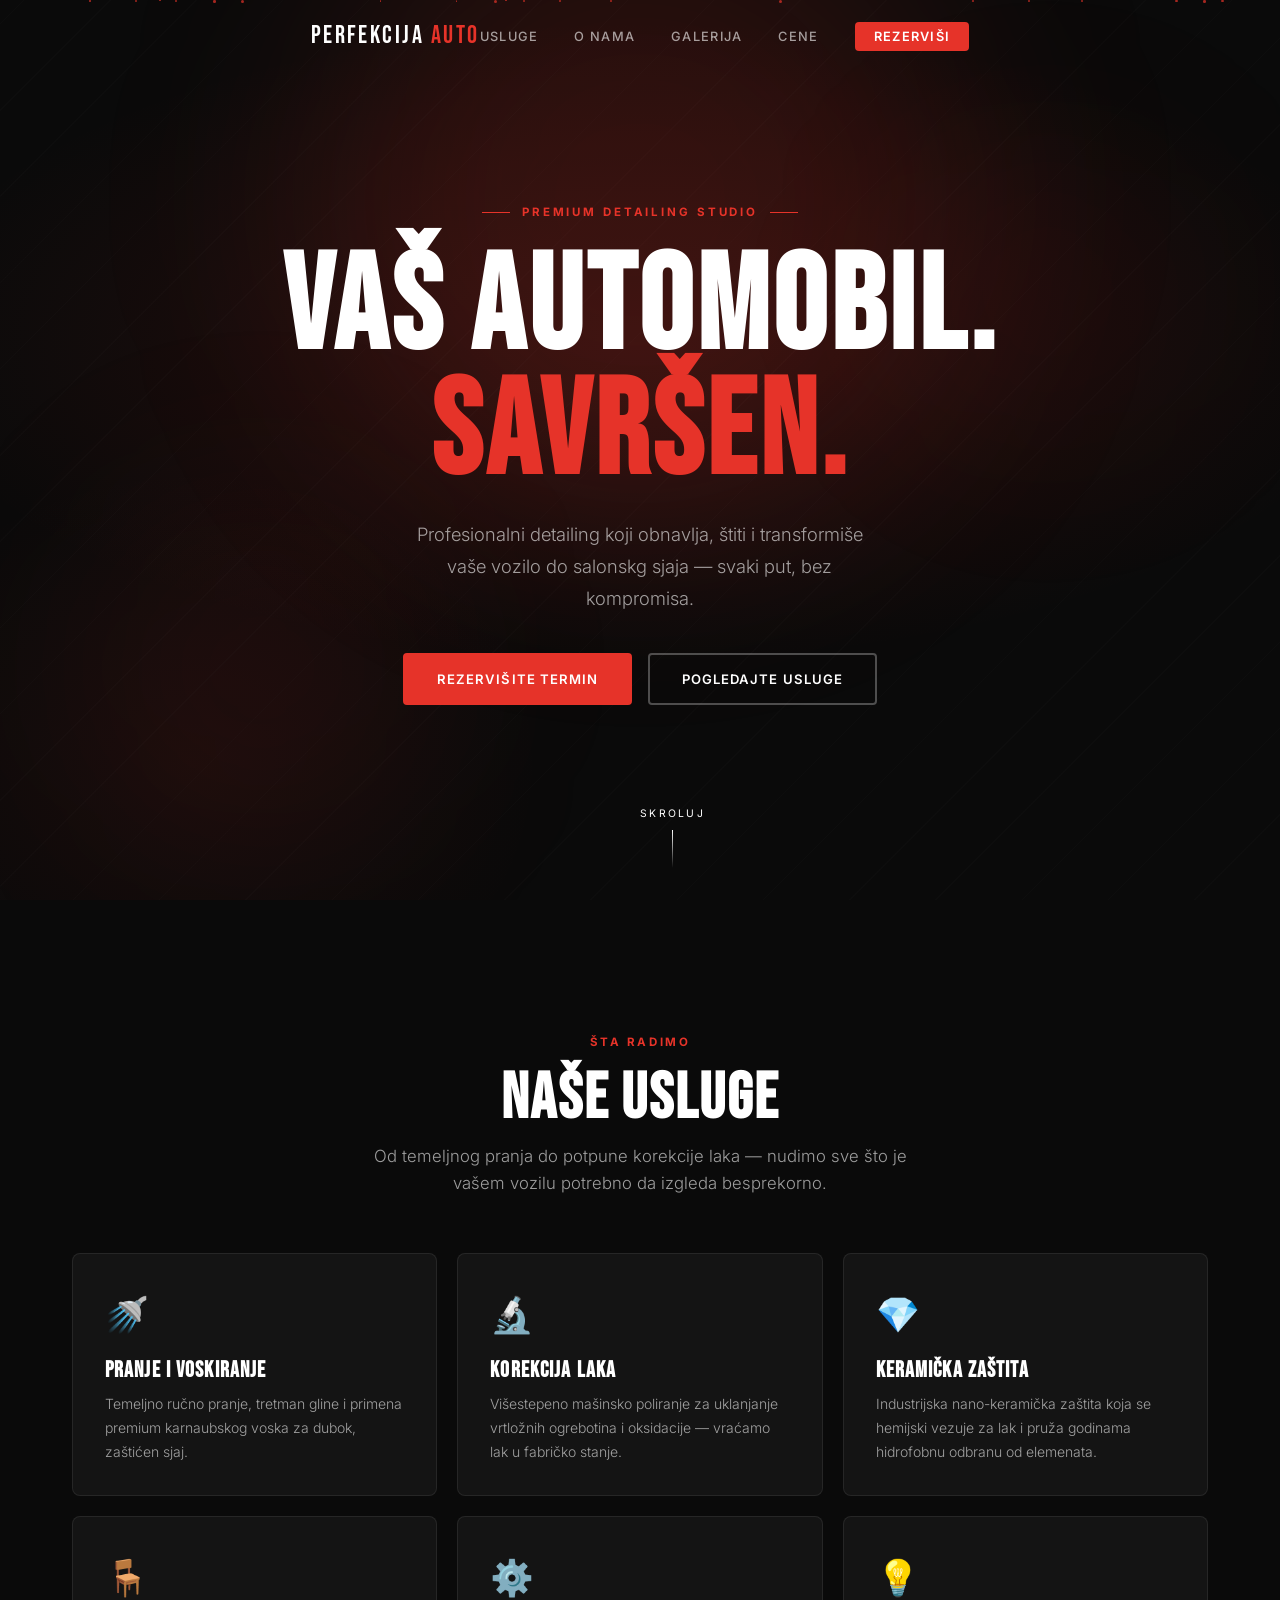
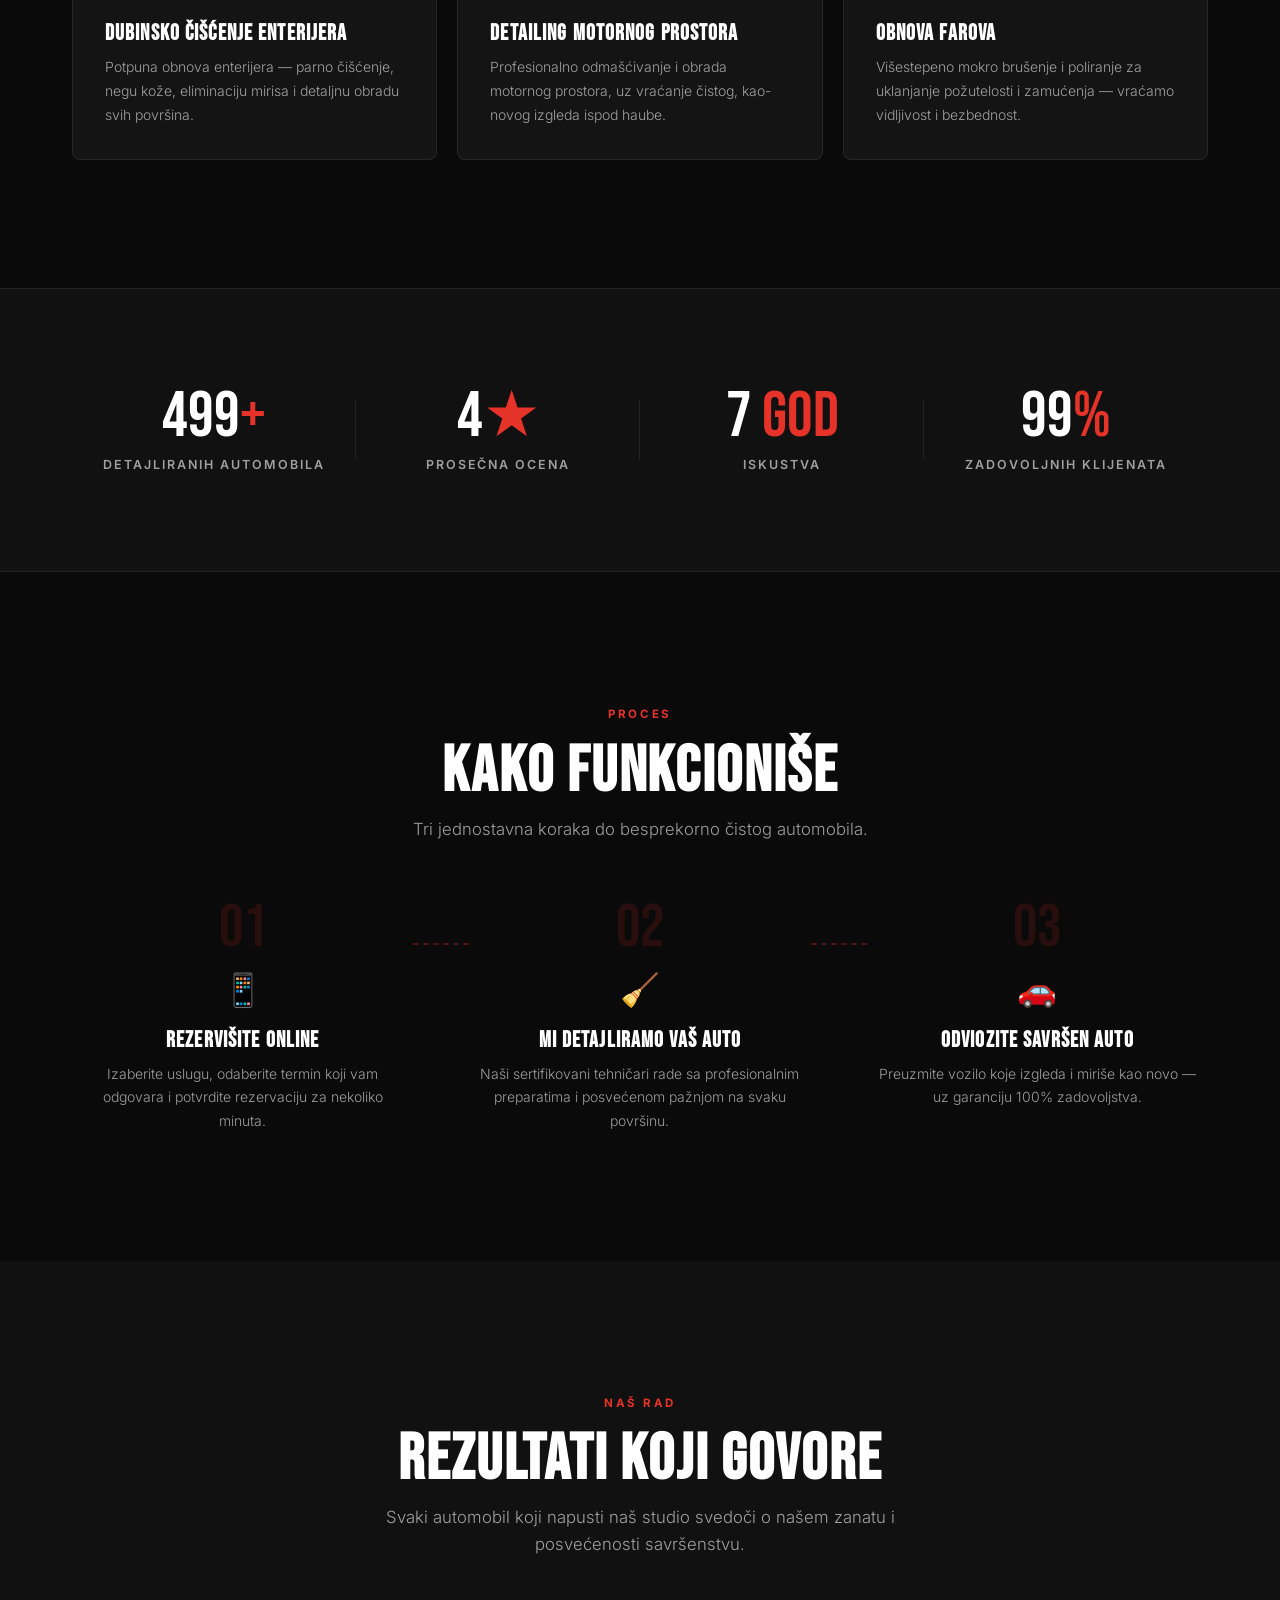
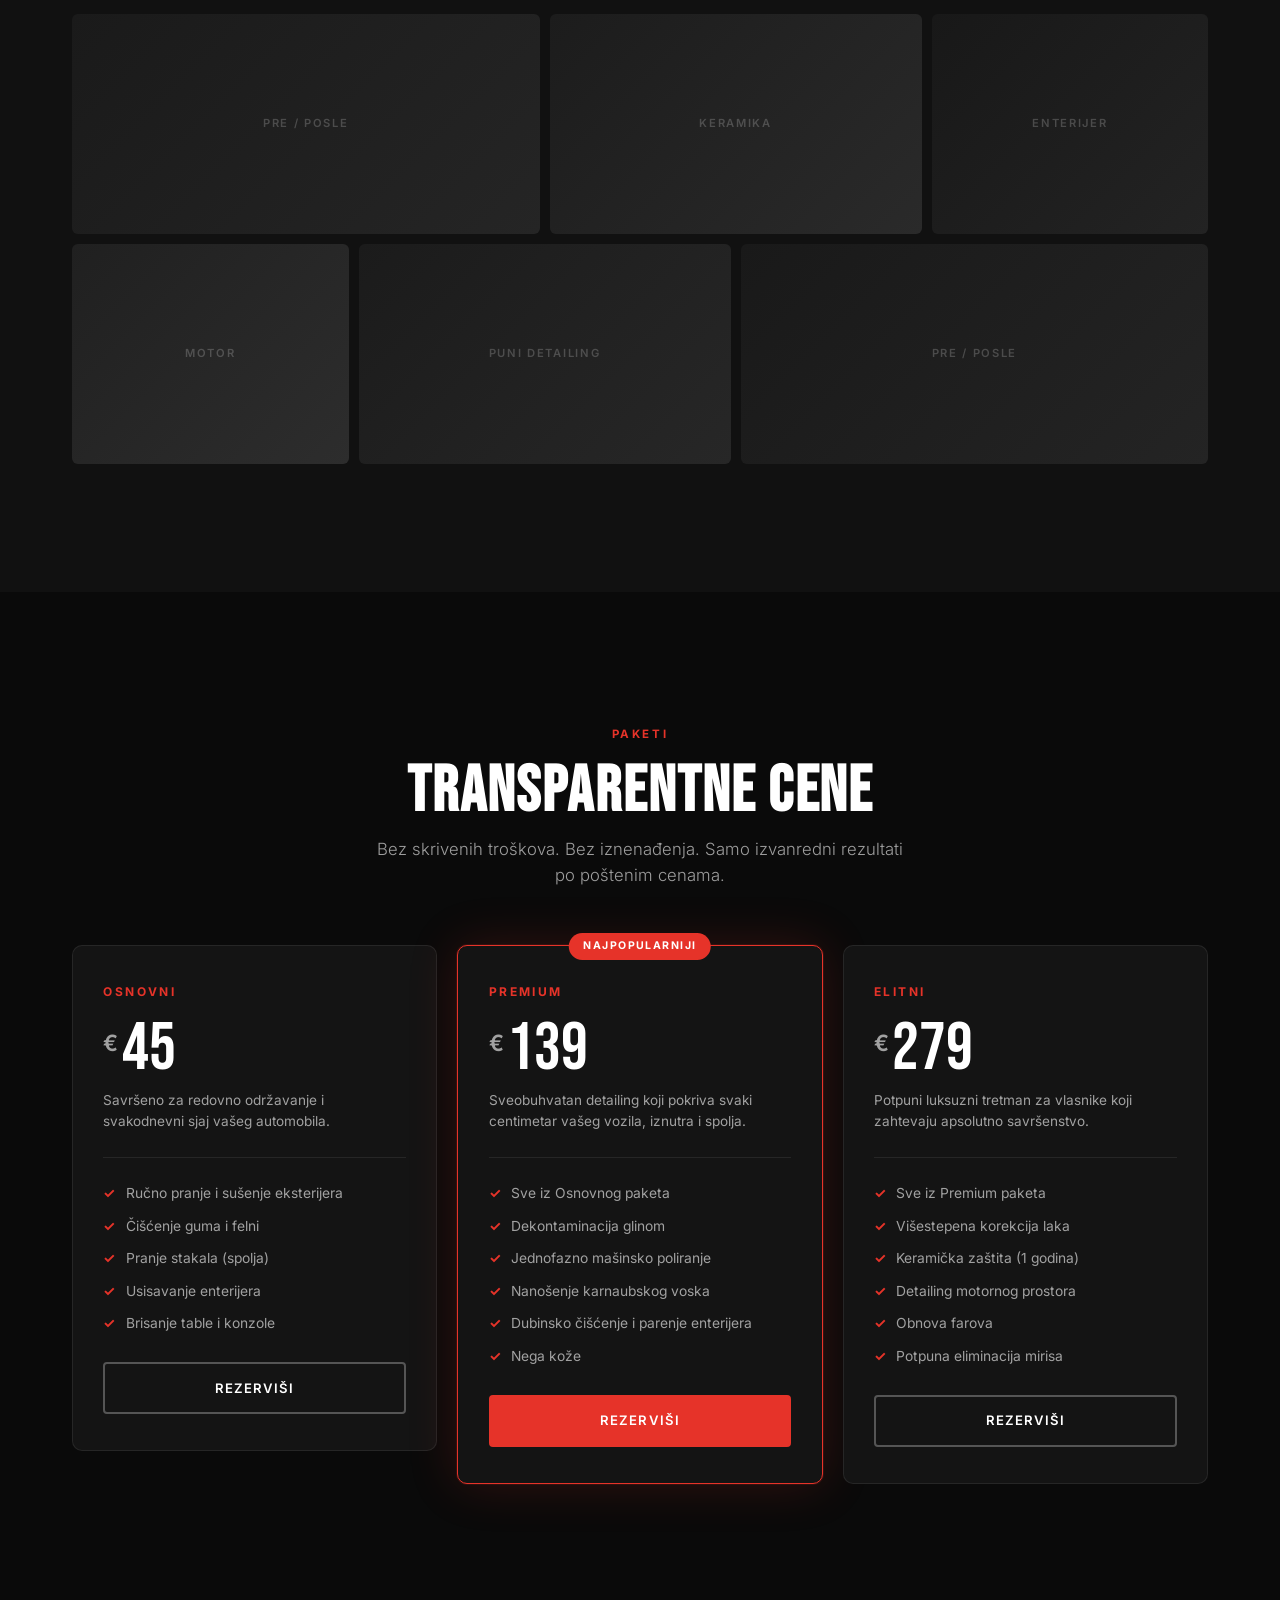
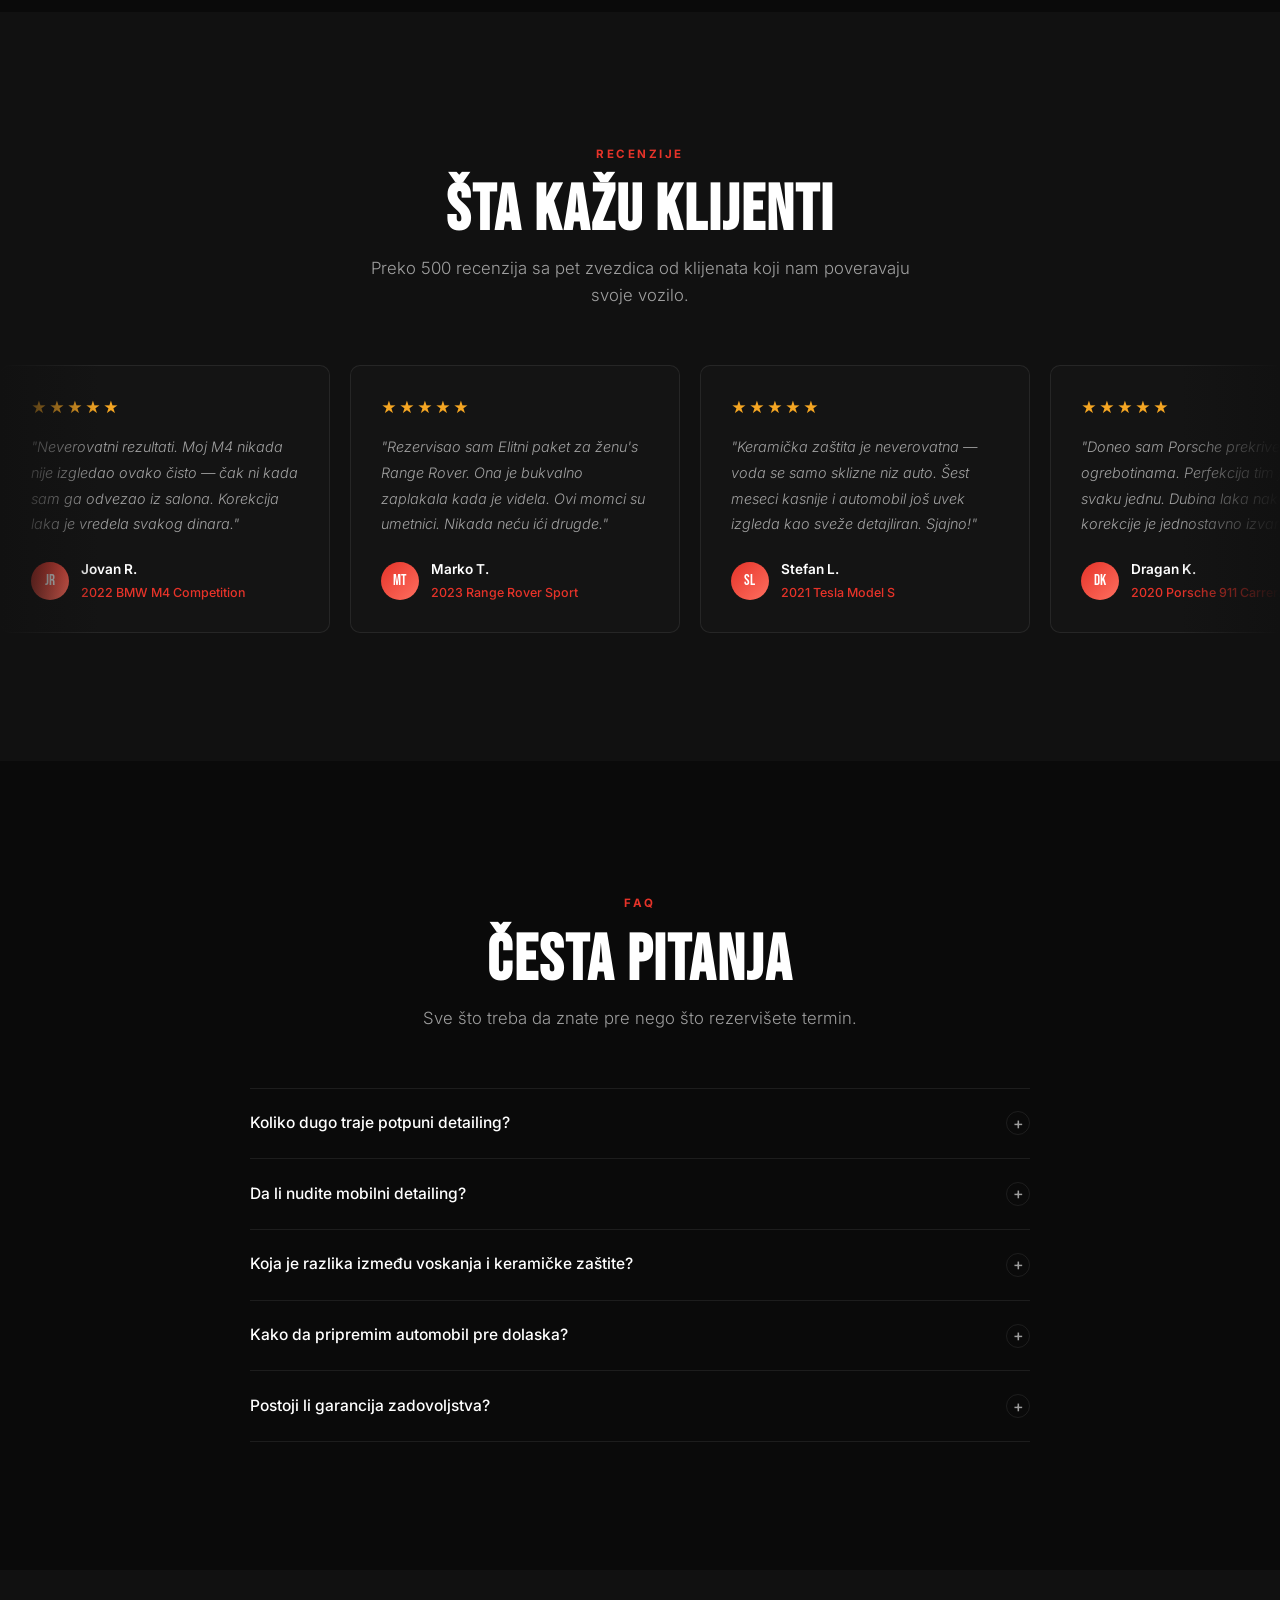
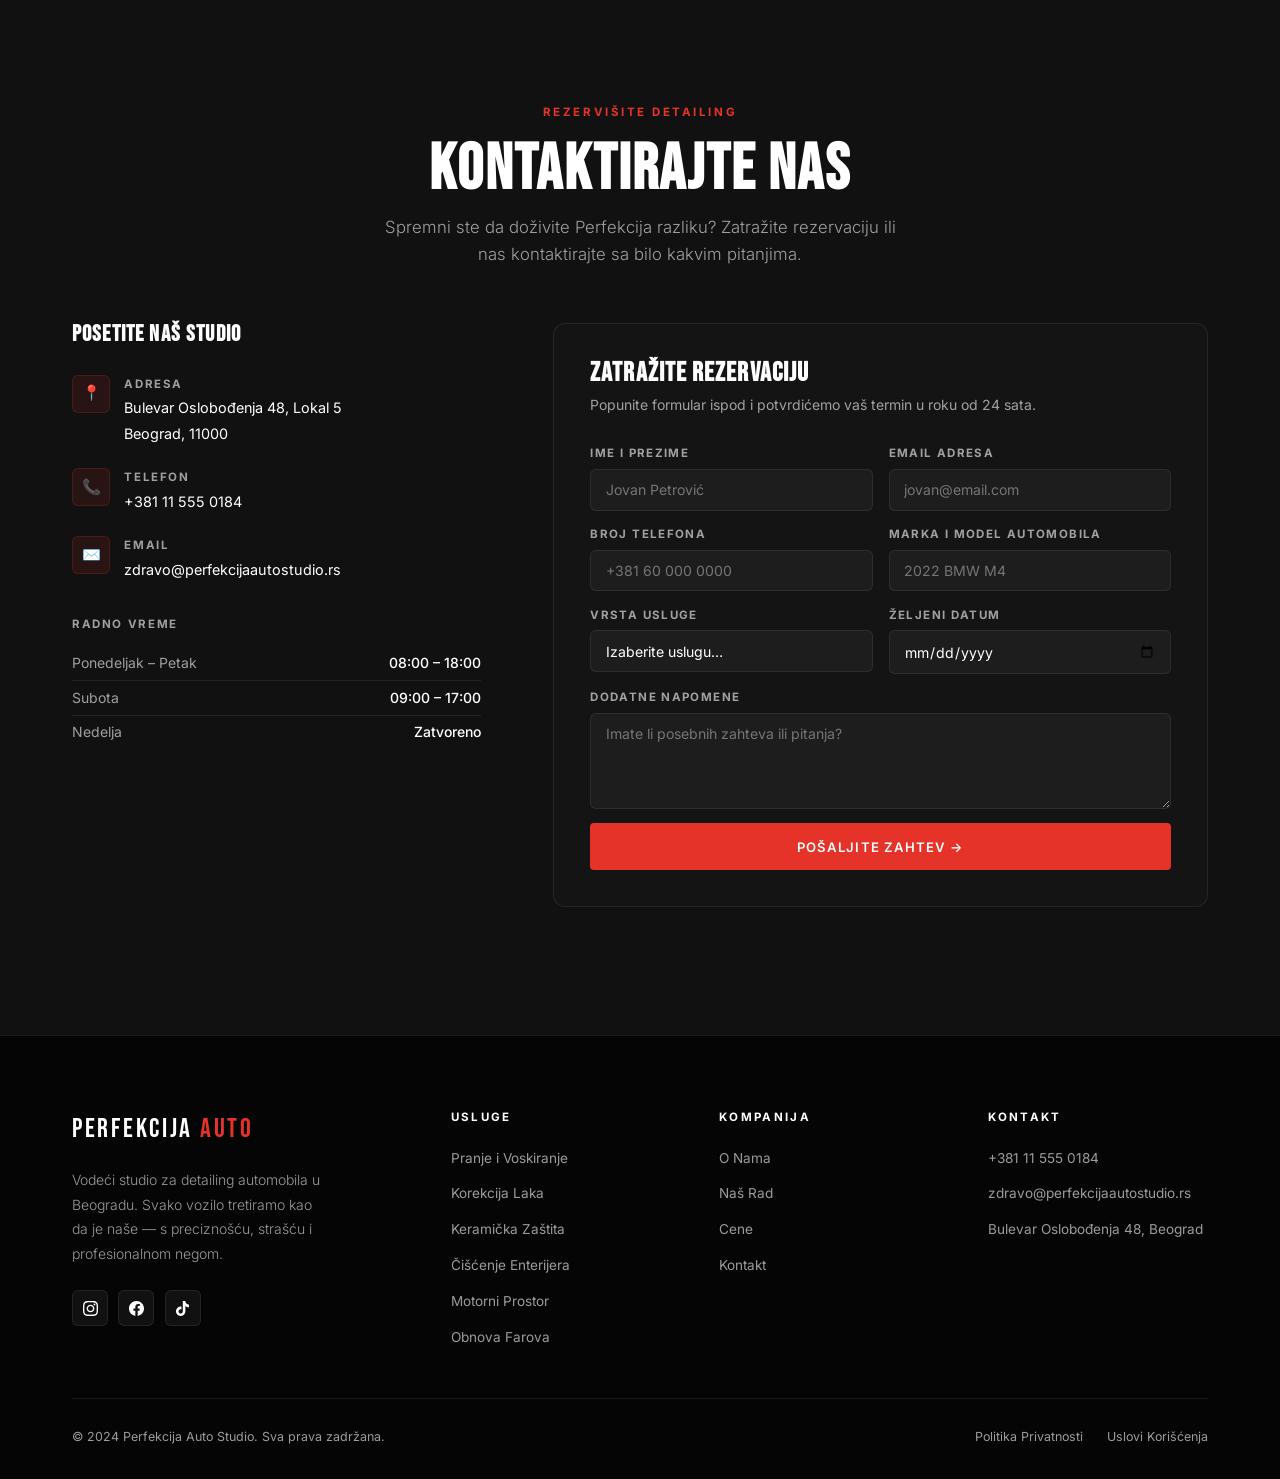
<file: serbian/index.html>
<!DOCTYPE html>
<html lang="sr">
<head>
  <meta charset="UTF-8">
  <meta name="viewport" content="width=device-width, initial-scale=1.0">
  <title>Perfekcija Auto Studio — Vaš Automobil. Savršen.</title>
  <link href="https://fonts.googleapis.com/css2?family=Bebas+Neue&family=Inter:wght@300;400;500;600;700&display=swap" rel="stylesheet">
  <style>
    /* ==============================
       VARIABLES & RESET
    ============================== */
    :root {
      --black:       #0a0a0a;
      --black-light: #111111;
      --black-card:  #141414;
      --red:         #e63329;
      --red-dark:    #c42820;
      --white:       #ffffff;
      --muted:       rgba(255,255,255,0.6);
      --border:      rgba(255,255,255,0.08);
      --nav-h:       72px;
      --max-w:       1200px;
    }
    *, *::before, *::after { margin:0; padding:0; box-sizing:border-box; }
    html { scroll-behavior:smooth; }
    body {
      background:var(--black);
      color:var(--white);
      font-family:'Inter',sans-serif;
      line-height:1.6;
      overflow-x:hidden;
    }
    h1,h2,h3,h4 {
      font-family:'Bebas Neue',sans-serif;
      letter-spacing:.03em;
      line-height:1;
    }
    a { color:inherit; text-decoration:none; }
    img { display:block; max-width:100%; }

    /* ==============================
       UTILITIES
    ============================== */
    .container { max-width:var(--max-w); margin:0 auto; padding:0 2rem; }

    .label {
      display:inline-block;
      font-size:.72rem; font-weight:700;
      letter-spacing:.22em; text-transform:uppercase;
      color:var(--red); margin-bottom:1rem;
    }
    .section-title { font-size:clamp(2.4rem,5vw,4rem); margin-bottom:.75rem; }
    .section-sub   { font-size:1.05rem; color:var(--muted); max-width:540px; font-weight:300; }

    .btn {
      display:inline-flex; align-items:center; gap:.4rem;
      padding:.85rem 2rem;
      font-family:'Inter',sans-serif; font-size:.82rem;
      font-weight:600; letter-spacing:.08em; text-transform:uppercase;
      border-radius:4px; border:2px solid transparent;
      cursor:pointer; transition:all .22s ease;
    }
    .btn-red  { background:var(--red); color:#fff; border-color:var(--red); }
    .btn-red:hover  { background:var(--red-dark); border-color:var(--red-dark); transform:translateY(-2px); box-shadow:0 8px 28px rgba(230,51,41,.4); }
    .btn-ghost { background:transparent; color:#fff; border-color:rgba(255,255,255,.28); }
    .btn-ghost:hover { border-color:#fff; transform:translateY(-2px); }
    .btn-full  { width:100%; justify-content:center; }

    /* scroll reveal */
    .reveal { opacity:0; transform:translateY(36px); transition:opacity .65s ease, transform .65s ease; }
    .reveal.in { opacity:1; transform:none; }
    .stagger > * { opacity:0; transform:translateY(28px); transition:opacity .55s ease, transform .55s ease; }
    .stagger.in > *:nth-child(1){opacity:1;transform:none;transition-delay:.08s}
    .stagger.in > *:nth-child(2){opacity:1;transform:none;transition-delay:.18s}
    .stagger.in > *:nth-child(3){opacity:1;transform:none;transition-delay:.28s}
    .stagger.in > *:nth-child(4){opacity:1;transform:none;transition-delay:.38s}
    .stagger.in > *:nth-child(5){opacity:1;transform:none;transition-delay:.48s}
    .stagger.in > *:nth-child(6){opacity:1;transform:none;transition-delay:.58s}

    /* ==============================
       NAV
    ============================== */
    .nav {
      position:fixed; top:0; left:0; right:0; z-index:1000;
      height:var(--nav-h);
      display:flex; align-items:center;
      transition:background .35s, backdrop-filter .35s, border-bottom .35s;
    }
    .nav.scrolled {
      background:rgba(10,10,10,.88);
      backdrop-filter:blur(18px);
      -webkit-backdrop-filter:blur(18px);
      border-bottom:1px solid var(--border);
    }
    .nav-inner { display:flex; align-items:center; justify-content:space-between; width:100%; }

    .logo {
      font-family:'Bebas Neue',sans-serif;
      font-size:1.55rem; letter-spacing:.1em;
    }
    .logo span { color:var(--red); }

    .nav-links { display:flex; align-items:center; gap:2.25rem; list-style:none; }
    .nav-links a {
      font-size:.8rem; font-weight:500;
      letter-spacing:.1em; text-transform:uppercase;
      color:var(--muted); position:relative;
      transition:color .2s;
    }
    .nav-links a::after {
      content:''; position:absolute; bottom:-3px; left:0;
      width:0; height:1px; background:var(--red);
      transition:width .28s;
    }
    .nav-links a:hover { color:#fff; }
    .nav-links a:hover::after { width:100%; }
    .nav-links .cta-link {
      background:var(--red); color:#fff !important;
      padding:.45rem 1.2rem; border-radius:4px; font-weight:600;
      transition:background .2s, transform .2s !important;
    }
    .nav-links .cta-link::after { display:none; }
    .nav-links .cta-link:hover { background:var(--red-dark) !important; transform:translateY(-1px); }

    /* hamburger */
    .burger { display:none; flex-direction:column; gap:5px; cursor:pointer; background:none; border:none; padding:4px; }
    .burger span { display:block; width:24px; height:2px; background:#fff; border-radius:2px; transition:transform .3s, opacity .3s; }
    .burger.open span:nth-child(1){ transform:translateY(7px) rotate(45deg); }
    .burger.open span:nth-child(2){ opacity:0; }
    .burger.open span:nth-child(3){ transform:translateY(-7px) rotate(-45deg); }

    /* mobile drawer */
    .mob-menu {
      display:none; position:fixed; top:var(--nav-h); left:0; right:0; z-index:999;
      background:rgba(10,10,10,.97); backdrop-filter:blur(20px);
      border-bottom:1px solid var(--border);
      flex-direction:column; overflow:hidden;
      max-height:0; transition:max-height .38s ease, padding .38s ease;
    }
    .mob-menu.open { max-height:380px; padding:1.25rem 2rem 1.75rem; }
    .mob-menu a {
      font-family:'Bebas Neue',sans-serif; font-size:1.45rem;
      letter-spacing:.08em; color:var(--muted);
      padding:.55rem 0; border-bottom:1px solid var(--border);
      transition:color .2s;
    }
    .mob-menu a:hover { color:var(--red); }

    /* ==============================
       HERO
    ============================== */
    .hero {
      position:relative; height:100vh; min-height:680px;
      display:flex; align-items:center; justify-content:center;
      text-align:center; overflow:hidden;
    }

    .hero-bg {
      position:absolute; inset:0;
      background:
        radial-gradient(ellipse 90% 55% at 50% 38%, rgba(230,51,41,.13) 0%, transparent 65%),
        radial-gradient(ellipse 50% 60% at 15% 85%, rgba(230,51,41,.06) 0%, transparent 55%),
        var(--black);
    }
    .hero-bg::before {
      content:''; position:absolute; inset:0;
      background:repeating-linear-gradient(
        -45deg, transparent, transparent 60px,
        rgba(255,255,255,.011) 60px, rgba(255,255,255,.011) 61px
      );
    }

    .orb {
      position:absolute; border-radius:50%;
      filter:blur(110px); pointer-events:none;
    }
    .orb-1 { width:640px; height:640px; background:rgba(230,51,41,.14);
              top:-120px; left:50%; transform:translateX(-50%);
              animation:orb1 7s ease-in-out infinite; }
    .orb-2 { width:320px; height:320px; background:rgba(230,51,41,.08);
              bottom:8%; left:8%; animation:orb2 9s ease-in-out infinite; }
    .orb-3 { width:260px; height:260px; background:rgba(230,51,41,.06);
              top:18%; right:8%; animation:orb3 8s ease-in-out infinite 1.5s; }

    @keyframes orb1 {
      0%,100%{ opacity:.6; transform:translateX(-50%) scale(1); }
      50%    { opacity:1;   transform:translateX(-50%) scale(1.12); }
    }
    @keyframes orb2 {
      0%,100%{ opacity:.5; transform:scale(1); }
      50%    { opacity:.9; transform:scale(1.18); }
    }
    @keyframes orb3 {
      0%,100%{ opacity:.5; transform:scale(1); }
      50%    { opacity:.9; transform:scale(1.12); }
    }

    .particles { position:absolute; inset:0; pointer-events:none; }
    .p-dot {
      position:absolute; border-radius:50%;
      background:rgba(230,51,41,.7);
      animation:pdot linear infinite;
    }
    @keyframes pdot {
      0%  { transform:translateY(105vh) translateX(0); opacity:0; }
      8%  { opacity:1; }
      92% { opacity:1; }
      100%{ transform:translateY(-8vh) translateX(var(--dx)); opacity:0; }
    }

    .hero-content { position:relative; z-index:1; max-width:920px; padding:0 2rem; }

    .hero-eyebrow {
      display:inline-flex; align-items:center; gap:.75rem;
      font-size:.72rem; font-weight:700; letter-spacing:.25em;
      text-transform:uppercase; color:var(--red); margin-bottom:1.5rem;
      animation:fadeUp .8s ease forwards;
    }
    .hero-eyebrow::before,.hero-eyebrow::after {
      content:''; width:28px; height:1px; background:var(--red);
    }

    .hero-h1 {
      font-size:clamp(3.8rem,10.5vw,9.5rem); line-height:.93;
      margin-bottom:1.4rem;
      animation:fadeUp .8s ease .14s both;
    }
    .hero-h1 em { font-style:normal; color:var(--red); }

    .hero-sub {
      font-size:clamp(.95rem,1.8vw,1.15rem); color:var(--muted);
      font-weight:300; max-width:480px; margin:0 auto 2.4rem;
      line-height:1.75;
      animation:fadeUp .8s ease .28s both;
    }

    .hero-ctas {
      display:flex; align-items:center; justify-content:center;
      gap:1rem; flex-wrap:wrap;
      animation:fadeUp .8s ease .42s both;
    }

    @keyframes fadeUp {
      from { opacity:0; transform:translateY(18px); }
      to   { opacity:1; transform:none; }
    }

    .scroll-hint {
      position:absolute; bottom:2rem; left:50%; transform:translateX(-50%);
      z-index:1; display:flex; flex-direction:column; align-items:center; gap:.45rem;
      opacity:.45; animation:fadeUp 1s ease 1.1s both;
    }
    .scroll-hint span { font-size:.65rem; letter-spacing:.22em; text-transform:uppercase; }
    .scroll-line { width:1px; height:38px;
      background:linear-gradient(to bottom,#fff,transparent);
      animation:lineAnim 1.6s ease-in-out infinite; }
    @keyframes lineAnim {
      0%  { transform:scaleY(0); transform-origin:top; }
      49% { transform:scaleY(1); transform-origin:top; }
      50% { transform-origin:bottom; }
      100%{ transform:scaleY(0); transform-origin:bottom; }
    }

    /* ==============================
       SERVICES
    ============================== */
    .services { padding:8rem 0; background:var(--black); }
    .sec-head  { text-align:center; margin-bottom:3.5rem; }

    .svc-grid {
      display:grid; grid-template-columns:repeat(3,1fr); gap:1.25rem;
    }
    .svc-card {
      background:var(--black-card); border:1px solid var(--border);
      border-radius:8px; padding:2rem;
      transition:transform .28s, border-color .28s, box-shadow .28s;
    }
    .svc-card:hover {
      transform:translateY(-6px);
      border-color:var(--red);
      box-shadow:0 14px 44px rgba(230,51,41,.12), 0 0 0 1px rgba(230,51,41,.18);
    }
    .svc-icon  { font-size:2.2rem; display:block; margin-bottom:1.1rem; }
    .svc-title { font-size:1.4rem; letter-spacing:.05em; margin-bottom:.6rem; }
    .svc-desc  { font-size:.875rem; color:var(--muted); line-height:1.7; font-weight:300; }

    /* ==============================
       STATS
    ============================== */
    .stats {
      padding:4.5rem 0; background:var(--black-light);
      border-top:1px solid var(--border); border-bottom:1px solid var(--border);
    }
    .stats-grid {
      display:grid; grid-template-columns:repeat(4,1fr); gap:0; text-align:center;
    }
    .stat-item { padding:1.5rem 1rem; position:relative; }
    .stat-item:not(:last-child)::after {
      content:''; position:absolute; right:0; top:50%; transform:translateY(-50%);
      width:1px; height:60px; background:var(--border);
    }
    .stat-num {
      font-family:'Bebas Neue',sans-serif;
      font-size:clamp(2.8rem,5vw,4.2rem);
      line-height:1; margin-bottom:.4rem;
    }
    .stat-num .suffix { color:var(--red); }
    .stat-lbl { font-size:.78rem; font-weight:600; letter-spacing:.16em; text-transform:uppercase; color:var(--muted); }

    /* ==============================
       PROCESS
    ============================== */
    .process { padding:8rem 0; background:var(--black); }
    .steps {
      display:grid; grid-template-columns:1fr auto 1fr auto 1fr;
      align-items:start; margin-top:3.5rem;
    }
    .step { text-align:center; padding:0 .5rem; }
    .step-num { font-family:'Bebas Neue',sans-serif; font-size:3.8rem; color:rgba(230,51,41,.14); line-height:1; margin-bottom:.3rem; }
    .step-ico  { font-size:2rem; display:block; margin-bottom:.9rem; }
    .step-title{ font-size:1.4rem; letter-spacing:.05em; margin-bottom:.6rem; }
    .step-desc { font-size:.875rem; color:var(--muted); font-weight:300; line-height:1.7; }
    .connector { display:flex; align-items:center; padding-top:2.8rem; }
    .connector::after {
      content:''; display:block; width:56px;
      border-top:2px dashed rgba(230,51,41,.28);
    }

    /* ==============================
       GALLERY
    ============================== */
    .gallery { padding:8rem 0; background:var(--black-light); }
    .gal-grid {
      display:grid;
      grid-template-columns:repeat(12,1fr);
      grid-template-rows:repeat(2,220px);
      gap:10px; margin-top:2.5rem;
    }
    .gal-grid .gi:nth-child(1){ grid-column:span 5; }
    .gal-grid .gi:nth-child(2){ grid-column:span 4; }
    .gal-grid .gi:nth-child(3){ grid-column:span 3; }
    .gal-grid .gi:nth-child(4){ grid-column:span 3; }
    .gal-grid .gi:nth-child(5){ grid-column:span 4; }
    .gal-grid .gi:nth-child(6){ grid-column:span 5; }

    .gi { position:relative; overflow:hidden; border-radius:6px; cursor:pointer; }
    .gi-bg {
      width:100%; height:100%;
      display:flex; align-items:center; justify-content:center;
      font-size:.7rem; font-weight:600; letter-spacing:.15em; text-transform:uppercase;
      color:rgba(255,255,255,.2);
      transition:transform .5s ease;
    }
    .gi:nth-child(1) .gi-bg { background:linear-gradient(135deg,#1a1a1a,#252525); }
    .gi:nth-child(2) .gi-bg { background:linear-gradient(135deg,#1c1c1c,#2a2a2a); }
    .gi:nth-child(3) .gi-bg { background:linear-gradient(135deg,#181818,#232323); }
    .gi:nth-child(4) .gi-bg { background:linear-gradient(135deg,#202020,#2d2d2d); }
    .gi:nth-child(5) .gi-bg { background:linear-gradient(135deg,#1b1b1b,#272727); }
    .gi:nth-child(6) .gi-bg { background:linear-gradient(135deg,#191919,#242424); }

    .gi-over {
      position:absolute; inset:0;
      display:flex; flex-direction:column; align-items:center; justify-content:center; gap:.5rem;
      background:rgba(230,51,41,0);
      transition:background .28s;
    }
    .gi:hover .gi-over { background:rgba(230,51,41,.68); }
    .gi:hover .gi-bg   { transform:scale(1.06); }

    .gi-zoom {
      width:38px; height:38px; border:2px solid rgba(255,255,255,.9);
      border-radius:50%; display:flex; align-items:center; justify-content:center;
      opacity:0; transform:scale(.75); transition:opacity .25s, transform .25s;
    }
    .gi-zoom svg { width:14px; height:14px; }
    .gi:hover .gi-zoom { opacity:1; transform:scale(1); }

    .gi-lbl {
      font-size:.65rem; font-weight:700; letter-spacing:.18em; text-transform:uppercase;
      opacity:0; transition:opacity .25s; color:#fff;
    }
    .gi:hover .gi-lbl { opacity:1; }

    /* ==============================
       PRICING
    ============================== */
    .pricing { padding:8rem 0; background:var(--black); }
    .price-grid {
      display:grid; grid-template-columns:repeat(3,1fr); gap:1.25rem;
      margin-top:3rem; align-items:start;
    }
    .price-card {
      background:var(--black-card); border:1px solid var(--border);
      border-radius:10px; padding:2.25rem 1.9rem;
      position:relative; transition:transform .28s;
    }
    .price-card:hover { transform:translateY(-4px); }
    .price-card.featured {
      border-color:var(--red);
      box-shadow:0 0 50px rgba(230,51,41,.18), 0 0 0 1px rgba(230,51,41,.12);
      transform:translateY(-10px);
    }
    .price-card.featured:hover { transform:translateY(-14px); }
    .badge {
      position:absolute; top:-13px; left:50%; transform:translateX(-50%);
      background:var(--red); color:#fff;
      font-size:.66rem; font-weight:700; letter-spacing:.14em;
      text-transform:uppercase; padding:.3rem .9rem; border-radius:20px; white-space:nowrap;
    }
    .tier { font-size:.75rem; font-weight:700; letter-spacing:.2em; text-transform:uppercase; color:var(--red); margin-bottom:.9rem; }
    .price-row { display:flex; align-items:flex-start; gap:.2rem; margin-bottom:.4rem; }
    .p-sign  { font-size:1.4rem; font-weight:600; color:var(--muted); margin-top:.55rem; }
    .p-val   { font-family:'Bebas Neue',sans-serif; font-size:4.2rem; line-height:1; }
    .p-desc  { font-size:.85rem; color:var(--muted); padding-bottom:1.5rem; margin-bottom:1.5rem; border-bottom:1px solid var(--border); }
    .p-feats { list-style:none; margin-bottom:1.75rem; display:flex; flex-direction:column; gap:.65rem; }
    .p-feats li { display:flex; gap:.65rem; font-size:.865rem; color:var(--muted); align-items:flex-start; }
    .p-feats li::before { content:'✓'; color:var(--red); font-weight:700; flex-shrink:0; }

    /* ==============================
       TESTIMONIALS
    ============================== */
    .testi { padding:8rem 0; background:var(--black-light); overflow:hidden; }
    .track-wrap {
      overflow:hidden; margin-top:2.75rem; position:relative;
    }
    .track-wrap::before,.track-wrap::after {
      content:''; position:absolute; top:0; bottom:0; width:100px; z-index:2; pointer-events:none;
    }
    .track-wrap::before { left:0;  background:linear-gradient(to right,var(--black-light),transparent); }
    .track-wrap::after  { right:0; background:linear-gradient(to left, var(--black-light),transparent); }

    .track {
      display:flex; gap:1.25rem; width:max-content;
      animation:slide 32s linear infinite;
    }
    .track:hover { animation-play-state:paused; }
    @keyframes slide { from{ transform:translateX(0); } to{ transform:translateX(-50%); } }

    .t-card {
      background:var(--black-card); border:1px solid var(--border);
      border-radius:10px; padding:1.85rem; width:330px; flex-shrink:0;
    }
    .stars { color:#f5a623; font-size:.95rem; letter-spacing:2px; margin-bottom:.9rem; }
    .t-quote {
      font-size:.9rem; color:var(--muted); font-style:italic;
      font-weight:300; line-height:1.78; margin-bottom:1.4rem;
    }
    .t-author { display:flex; align-items:center; gap:.75rem; }
    .avatar {
      width:38px; height:38px; border-radius:50%; flex-shrink:0;
      background:linear-gradient(135deg,var(--red),#ff7060);
      display:flex; align-items:center; justify-content:center;
      font-family:'Bebas Neue',sans-serif; font-size:.95rem;
    }
    .a-name { font-weight:600; font-size:.85rem; }
    .a-car  { font-size:.78rem; color:var(--red); font-weight:500; margin-top:.1rem; }

    /* ==============================
       FAQ
    ============================== */
    .faq { padding:8rem 0; background:var(--black); }
    .faq-list { max-width:780px; margin:3rem auto 0; }
    .faq-item { border-bottom:1px solid var(--border); }
    .faq-item:first-child { border-top:1px solid var(--border); }
    .faq-q {
      display:flex; align-items:center; justify-content:space-between; gap:1rem;
      padding:1.4rem 0; cursor:pointer;
      font-size:.975rem; font-weight:500; color:var(--white);
      transition:color .2s; user-select:none;
    }
    .faq-q:hover { color:var(--red); }
    .faq-icon {
      width:24px; height:24px; flex-shrink:0;
      border:1px solid var(--border); border-radius:50%;
      display:flex; align-items:center; justify-content:center;
      font-size:1rem; color:var(--muted);
      transition:background .28s, border-color .28s, transform .28s, color .28s;
    }
    .faq-item.open .faq-icon {
      background:var(--red); border-color:var(--red);
      transform:rotate(45deg); color:#fff;
    }
    .faq-a { max-height:0; overflow:hidden; transition:max-height .38s ease; }
    .faq-item.open .faq-a { max-height:280px; }
    .faq-a-inner { padding:0 0 1.4rem; font-size:.915rem; color:var(--muted); line-height:1.78; font-weight:300; }

    /* ==============================
       CONTACT
    ============================== */
    .contact { padding:8rem 0; background:var(--black-light); }
    .contact-grid {
      display:grid; grid-template-columns:1fr 1.6fr; gap:4.5rem;
      margin-top:3rem; align-items:start;
    }
    .info-title { font-size:1.45rem; letter-spacing:.05em; margin-bottom:1.75rem; }
    .info-items { display:flex; flex-direction:column; gap:1.35rem; margin-bottom:2rem; }
    .info-item { display:flex; align-items:flex-start; gap:.9rem; }
    .info-ico {
      width:38px; height:38px; flex-shrink:0;
      background:rgba(230,51,41,.1); border:1px solid rgba(230,51,41,.2);
      border-radius:6px; display:flex; align-items:center; justify-content:center;
      font-size:.95rem;
    }
    .info-text strong { display:block; font-size:.72rem; font-weight:700; letter-spacing:.14em; text-transform:uppercase; color:var(--muted); margin-bottom:.15rem; }
    .info-text span   { font-size:.9rem; }
    .hours { margin-top:2rem; }
    .hours-title { font-size:.72rem; font-weight:700; letter-spacing:.14em; text-transform:uppercase; color:var(--muted); margin-bottom:.85rem; }
    .hours-row { display:flex; justify-content:space-between; padding:.35rem 0; border-bottom:1px solid var(--border); font-size:.875rem; }
    .hours-row:last-child { border-bottom:none; }
    .hours-day  { color:var(--muted); }
    .hours-time { color:var(--white); font-weight:500; }

    .form-wrap { background:var(--black-card); border:1px solid var(--border); border-radius:12px; padding:2.25rem; }
    .form-head  { font-size:1.7rem; letter-spacing:.04em; margin-bottom:.4rem; }
    .form-sub   { font-size:.875rem; color:var(--muted); margin-bottom:1.75rem; }
    .f-row { display:grid; grid-template-columns:1fr 1fr; gap:1rem; }
    .f-group { display:flex; flex-direction:column; gap:.4rem; margin-bottom:.9rem; }
    .f-group label { font-size:.72rem; font-weight:700; letter-spacing:.12em; text-transform:uppercase; color:var(--muted); }
    .f-group input, .f-group select, .f-group textarea {
      background:rgba(255,255,255,.04); border:1px solid var(--border);
      border-radius:6px; padding:.7rem .9rem;
      color:#fff; font-family:'Inter',sans-serif; font-size:.88rem;
      outline:none; transition:border-color .2s, background .2s;
      -webkit-appearance:none;
    }
    .f-group input:focus,.f-group select:focus,.f-group textarea:focus {
      border-color:var(--red); background:rgba(230,51,41,.04);
    }
    .f-group select option { background:#1a1a1a; }
    .f-group textarea { resize:vertical; min-height:96px; }

    .success-msg {
      display:none; background:rgba(34,197,94,.1); border:1px solid rgba(34,197,94,.28);
      border-radius:8px; padding:1.1rem; text-align:center;
      color:#22c55e; font-weight:500; font-size:.9rem; margin-top:1rem;
    }
    .success-msg.show { display:block; animation:fadeUp .4s ease forwards; }

    /* ==============================
       FOOTER
    ============================== */
    .footer { background:#050505; border-top:1px solid var(--border); padding:4.5rem 0 2rem; }
    .foot-grid {
      display:grid; grid-template-columns:1.5fr 1fr 1fr 1fr; gap:3rem; margin-bottom:3rem;
    }
    .foot-brand p { font-size:.875rem; color:var(--muted); font-weight:300; line-height:1.75; margin-top:1rem; max-width:250px; }
    .socials { display:flex; gap:.65rem; margin-top:1.5rem; }
    .soc {
      width:36px; height:36px; background:rgba(255,255,255,.05);
      border:1px solid var(--border); border-radius:6px;
      display:flex; align-items:center; justify-content:center;
      transition:background .2s, border-color .2s, transform .2s; cursor:pointer;
    }
    .soc:hover { background:var(--red); border-color:var(--red); transform:translateY(-2px); }
    .soc svg { width:15px; height:15px; fill:#fff; }

    .foot-col-title { font-size:.72rem; font-weight:700; letter-spacing:.2em; text-transform:uppercase; color:#fff; margin-bottom:1.1rem; }
    .foot-links { list-style:none; display:flex; flex-direction:column; gap:.65rem; }
    .foot-links a { font-size:.85rem; color:var(--muted); transition:color .2s; }
    .foot-links a:hover { color:var(--red); }

    .foot-bottom {
      border-top:1px solid var(--border); padding-top:1.75rem;
      display:flex; align-items:center; justify-content:space-between;
    }
    .foot-copy  { font-size:.78rem; color:var(--muted); }
    .foot-legal { display:flex; gap:1.5rem; }
    .foot-legal a { font-size:.78rem; color:var(--muted); transition:color .2s; }
    .foot-legal a:hover { color:#fff; }

    /* ==============================
       RESPONSIVE
    ============================== */
    @media(max-width:1024px){
      .svc-grid   { grid-template-columns:repeat(2,1fr); }
      .stats-grid { grid-template-columns:repeat(2,1fr); }
      .stat-item:nth-child(2)::after,.stat-item:nth-child(4)::after { display:none; }
      .steps      { grid-template-columns:1fr; gap:2.5rem; }
      .connector  { display:none; }
      .gal-grid   { grid-template-columns:repeat(2,1fr); grid-template-rows:auto; }
      .gal-grid .gi:nth-child(n) { grid-column:span 1; }
      .price-grid  { grid-template-columns:1fr; max-width:400px; margin-inline:auto; }
      .price-card.featured { transform:none; }
      .price-card.featured:hover { transform:translateY(-4px); }
      .contact-grid{ grid-template-columns:1fr; gap:3rem; }
      .foot-grid   { grid-template-columns:1fr 1fr; gap:2rem; }
    }
    @media(max-width:768px){
      .nav-links { display:none; }
      .burger    { display:flex; }
      .mob-menu  { display:flex; }
      .svc-grid  { grid-template-columns:1fr; }
      .gal-grid  { grid-template-columns:1fr; grid-template-rows:auto; height:auto; }
      .gal-grid .gi { height:180px; }
      .f-row     { grid-template-columns:1fr; }
      .foot-grid { grid-template-columns:1fr; }
      .foot-bottom{ flex-direction:column; gap:1rem; text-align:center; }
    }
    @media(max-width:480px){
      .hero-ctas { flex-direction:column; width:100%; }
      .hero-ctas .btn { width:100%; }
      .stats-grid { grid-template-columns:1fr 1fr; }
    }
  </style>
</head>
<body>

<!-- ==============================
     NAV
============================== -->
<nav class="nav" id="nav">
  <div class="container">
    <div class="nav-inner">
      <a href="#" class="logo">PERFEKCIJA <span>AUTO</span></a>
      <ul class="nav-links">
        <li><a href="#services">Usluge</a></li>
        <li><a href="#about">O Nama</a></li>
        <li><a href="#gallery">Galerija</a></li>
        <li><a href="#pricing">Cene</a></li>
        <li><a href="#contact" class="cta-link">Rezerviši</a></li>
      </ul>
      <button class="burger" id="burger" aria-label="Otvori meni">
        <span></span><span></span><span></span>
      </button>
    </div>
  </div>
</nav>
<div class="mob-menu" id="mobMenu">
  <a href="#services">Usluge</a>
  <a href="#about">O Nama</a>
  <a href="#gallery">Galerija</a>
  <a href="#pricing">Cene</a>
  <a href="#contact">Rezerviši</a>
</div>

<!-- ==============================
     HERO
============================== -->
<section class="hero" id="home">
  <div class="hero-bg"></div>
  <div class="orb orb-1"></div>
  <div class="orb orb-2"></div>
  <div class="orb orb-3"></div>
  <div class="particles" id="pts"></div>

  <div class="hero-content">
    <div class="hero-eyebrow">Premium Detailing Studio</div>
    <h1 class="hero-h1">Vaš Automobil.<br><em>Savršen.</em></h1>
    <p class="hero-sub">
      Profesionalni detailing koji obnavlja, štiti i transformiše vaše vozilo
      do salonskg sjaja — svaki put, bez kompromisa.
    </p>
    <div class="hero-ctas">
      <a href="#contact" class="btn btn-red">Rezervišite Termin</a>
      <a href="#services" class="btn btn-ghost">Pogledajte Usluge</a>
    </div>
  </div>

  <div class="scroll-hint">
    <span>Skroluj</span>
    <div class="scroll-line"></div>
  </div>
</section>

<!-- ==============================
     SERVICES
============================== -->
<section class="services" id="services">
  <div class="container">
    <div class="sec-head reveal">
      <span class="label">Šta Radimo</span>
      <h2 class="section-title">Naše Usluge</h2>
      <p class="section-sub" style="margin:0 auto">Od temeljnog pranja do potpune korekcije laka — nudimo sve što je vašem vozilu potrebno da izgleda besprekorno.</p>
    </div>
    <div class="svc-grid stagger">
      <div class="svc-card">
        <span class="svc-icon">🚿</span>
        <h3 class="svc-title">Pranje i Voskiranje</h3>
        <p class="svc-desc">Temeljno ručno pranje, tretman gline i primena premium karnaubskog voska za dubok, zaštićen sjaj.</p>
      </div>
      <div class="svc-card">
        <span class="svc-icon">🔬</span>
        <h3 class="svc-title">Korekcija Laka</h3>
        <p class="svc-desc">Višestepeno mašinsko poliranje za uklanjanje vrtložnih ogrebotina i oksidacije — vraćamo lak u fabričko stanje.</p>
      </div>
      <div class="svc-card">
        <span class="svc-icon">💎</span>
        <h3 class="svc-title">Keramička Zaštita</h3>
        <p class="svc-desc">Industrijska nano-keramička zaštita koja se hemijski vezuje za lak i pruža godinama hidrofobnu odbranu od elemenata.</p>
      </div>
      <div class="svc-card">
        <span class="svc-icon">🪑</span>
        <h3 class="svc-title">Dubinsko Čišćenje Enterijera</h3>
        <p class="svc-desc">Potpuna obnova enterijera — parno čišćenje, negu kože, eliminaciju mirisa i detaljnu obradu svih površina.</p>
      </div>
      <div class="svc-card">
        <span class="svc-icon">⚙️</span>
        <h3 class="svc-title">Detailing Motornog Prostora</h3>
        <p class="svc-desc">Profesionalno odmašćivanje i obrada motornog prostora, uz vraćanje čistog, kao-novog izgleda ispod haube.</p>
      </div>
      <div class="svc-card">
        <span class="svc-icon">💡</span>
        <h3 class="svc-title">Obnova Farova</h3>
        <p class="svc-desc">Višestepeno mokro brušenje i poliranje za uklanjanje požutelosti i zamućenja — vraćamo vidljivost i bezbednost.</p>
      </div>
    </div>
  </div>
</section>

<!-- ==============================
     STATS
============================== -->
<section class="stats" id="about">
  <div class="container">
    <div class="stats-grid stagger">
      <div class="stat-item">
        <div class="stat-num"><span class="count" data-target="500">0</span><span class="suffix">+</span></div>
        <div class="stat-lbl">Detajliranih Automobila</div>
      </div>
      <div class="stat-item">
        <div class="stat-num"><span class="count" data-target="5">0</span><span class="suffix">★</span></div>
        <div class="stat-lbl">Prosečna Ocena</div>
      </div>
      <div class="stat-item">
        <div class="stat-num"><span class="count" data-target="8">0</span><span class="suffix"> God</span></div>
        <div class="stat-lbl">Iskustva</div>
      </div>
      <div class="stat-item">
        <div class="stat-num"><span class="count" data-target="100">0</span><span class="suffix">%</span></div>
        <div class="stat-lbl">Zadovoljnih Klijenata</div>
      </div>
    </div>
  </div>
</section>

<!-- ==============================
     PROCESS
============================== -->
<section class="process">
  <div class="container">
    <div class="sec-head reveal">
      <span class="label">Proces</span>
      <h2 class="section-title">Kako Funkcioniše</h2>
      <p class="section-sub" style="margin:0 auto">Tri jednostavna koraka do besprekorno čistog automobila.</p>
    </div>
    <div class="steps stagger">
      <div class="step">
        <div class="step-num">01</div>
        <span class="step-ico">📱</span>
        <h3 class="step-title">Rezervišite Online</h3>
        <p class="step-desc">Izaberite uslugu, odaberite termin koji vam odgovara i potvrdite rezervaciju za nekoliko minuta.</p>
      </div>
      <div class="connector"></div>
      <div class="step">
        <div class="step-num">02</div>
        <span class="step-ico">🧹</span>
        <h3 class="step-title">Mi Detajliramo Vaš Auto</h3>
        <p class="step-desc">Naši sertifikovani tehničari rade sa profesionalnim preparatima i posvećenom pažnjom na svaku površinu.</p>
      </div>
      <div class="connector"></div>
      <div class="step">
        <div class="step-num">03</div>
        <span class="step-ico">🚗</span>
        <h3 class="step-title">Odviozite Savršen Auto</h3>
        <p class="step-desc">Preuzmite vozilo koje izgleda i miriše kao novo — uz garanciju 100% zadovoljstva.</p>
      </div>
    </div>
  </div>
</section>

<!-- ==============================
     GALLERY
============================== -->
<section class="gallery" id="gallery">
  <div class="container">
    <div class="sec-head reveal">
      <span class="label">Naš Rad</span>
      <h2 class="section-title">Rezultati Koji Govore</h2>
      <p class="section-sub" style="margin:0 auto">Svaki automobil koji napusti naš studio svedoči o našem zanatu i posvećenosti savršenstvu.</p>
    </div>
    <div class="gal-grid reveal">
      <div class="gi">
        <div class="gi-bg">Pre / Posle</div>
        <div class="gi-over">
          <div class="gi-zoom"><svg viewBox="0 0 24 24" fill="none" stroke="#fff" stroke-width="2.5"><circle cx="11" cy="11" r="8"/><path d="m21 21-4.35-4.35M11 8v6M8 11h6"/></svg></div>
          <span class="gi-lbl">Korekcija Laka</span>
        </div>
      </div>
      <div class="gi">
        <div class="gi-bg">Keramika</div>
        <div class="gi-over">
          <div class="gi-zoom"><svg viewBox="0 0 24 24" fill="none" stroke="#fff" stroke-width="2.5"><circle cx="11" cy="11" r="8"/><path d="m21 21-4.35-4.35M11 8v6M8 11h6"/></svg></div>
          <span class="gi-lbl">Keramička Zaštita</span>
        </div>
      </div>
      <div class="gi">
        <div class="gi-bg">Enterijer</div>
        <div class="gi-over">
          <div class="gi-zoom"><svg viewBox="0 0 24 24" fill="none" stroke="#fff" stroke-width="2.5"><circle cx="11" cy="11" r="8"/><path d="m21 21-4.35-4.35M11 8v6M8 11h6"/></svg></div>
          <span class="gi-lbl">Detailing Enterijera</span>
        </div>
      </div>
      <div class="gi">
        <div class="gi-bg">Motor</div>
        <div class="gi-over">
          <div class="gi-zoom"><svg viewBox="0 0 24 24" fill="none" stroke="#fff" stroke-width="2.5"><circle cx="11" cy="11" r="8"/><path d="m21 21-4.35-4.35M11 8v6M8 11h6"/></svg></div>
          <span class="gi-lbl">Motorni Prostor</span>
        </div>
      </div>
      <div class="gi">
        <div class="gi-bg">Puni Detailing</div>
        <div class="gi-over">
          <div class="gi-zoom"><svg viewBox="0 0 24 24" fill="none" stroke="#fff" stroke-width="2.5"><circle cx="11" cy="11" r="8"/><path d="m21 21-4.35-4.35M11 8v6M8 11h6"/></svg></div>
          <span class="gi-lbl">Premium Paket</span>
        </div>
      </div>
      <div class="gi">
        <div class="gi-bg">Pre / Posle</div>
        <div class="gi-over">
          <div class="gi-zoom"><svg viewBox="0 0 24 24" fill="none" stroke="#fff" stroke-width="2.5"><circle cx="11" cy="11" r="8"/><path d="m21 21-4.35-4.35M11 8v6M8 11h6"/></svg></div>
          <span class="gi-lbl">Obnova Farova</span>
        </div>
      </div>
    </div>
  </div>
</section>

<!-- ==============================
     PRICING
============================== -->
<section class="pricing" id="pricing">
  <div class="container">
    <div class="sec-head reveal">
      <span class="label">Paketi</span>
      <h2 class="section-title">Transparentne Cene</h2>
      <p class="section-sub" style="margin:0 auto">Bez skrivenih troškova. Bez iznenađenja. Samo izvanredni rezultati po poštenim cenama.</p>
    </div>
    <div class="price-grid stagger">

      <div class="price-card">
        <div class="tier">Osnovni</div>
        <div class="price-row"><span class="p-sign">€</span><span class="p-val">45</span></div>
        <p class="p-desc">Savršeno za redovno održavanje i svakodnevni sjaj vašeg automobila.</p>
        <ul class="p-feats">
          <li>Ručno pranje i sušenje eksterijera</li>
          <li>Čišćenje guma i felni</li>
          <li>Pranje stakala (spolja)</li>
          <li>Usisavanje enterijera</li>
          <li>Brisanje table i konzole</li>
        </ul>
        <a href="#contact" class="btn btn-ghost btn-full">Rezerviši</a>
      </div>

      <div class="price-card featured">
        <div class="badge">Najpopularniji</div>
        <div class="tier">Premium</div>
        <div class="price-row"><span class="p-sign">€</span><span class="p-val">139</span></div>
        <p class="p-desc">Sveobuhvatan detailing koji pokriva svaki centimetar vašeg vozila, iznutra i spolja.</p>
        <ul class="p-feats">
          <li>Sve iz Osnovnog paketa</li>
          <li>Dekontaminacija glinom</li>
          <li>Jednofazno mašinsko poliranje</li>
          <li>Nanošenje karnaubskog voska</li>
          <li>Dubinsko čišćenje i parenje enterijera</li>
          <li>Nega kože</li>
        </ul>
        <a href="#contact" class="btn btn-red btn-full">Rezerviši</a>
      </div>

      <div class="price-card">
        <div class="tier">Elitni</div>
        <div class="price-row"><span class="p-sign">€</span><span class="p-val">279</span></div>
        <p class="p-desc">Potpuni luksuzni tretman za vlasnike koji zahtevaju apsolutno savršenstvo.</p>
        <ul class="p-feats">
          <li>Sve iz Premium paketa</li>
          <li>Višestepena korekcija laka</li>
          <li>Keramička zaštita (1 godina)</li>
          <li>Detailing motornog prostora</li>
          <li>Obnova farova</li>
          <li>Potpuna eliminacija mirisa</li>
        </ul>
        <a href="#contact" class="btn btn-ghost btn-full">Rezerviši</a>
      </div>

    </div>
  </div>
</section>

<!-- ==============================
     TESTIMONIALS
============================== -->
<section class="testi">
  <div class="container">
    <div class="sec-head reveal">
      <span class="label">Recenzije</span>
      <h2 class="section-title">Šta Kažu Klijenti</h2>
      <p class="section-sub" style="margin:0 auto">Preko 500 recenzija sa pet zvezdica od klijenata koji nam poveravaju svoje vozilo.</p>
    </div>
  </div>
  <div class="track-wrap">
    <div class="track" id="track">
      <div class="t-card"><div class="stars">★★★★★</div><p class="t-quote">"Neverovatni rezultati. Moj M4 nikada nije izgledao ovako čisto — čak ni kada sam ga odvezao iz salona. Korekcija laka je vredela svakog dinara."</p><div class="t-author"><div class="avatar">JR</div><div><div class="a-name">Jovan R.</div><div class="a-car">2022 BMW M4 Competition</div></div></div></div>
      <div class="t-card"><div class="stars">★★★★★</div><p class="t-quote">"Rezervisao sam Elitni paket za ženu's Range Rover. Ona je bukvalno zaplakala kada je videla. Ovi momci su umetnici. Nikada neću ići drugde."</p><div class="t-author"><div class="avatar">MT</div><div><div class="a-name">Marko T.</div><div class="a-car">2023 Range Rover Sport</div></div></div></div>
      <div class="t-card"><div class="stars">★★★★★</div><p class="t-quote">"Keramička zaštita je neverovatna — voda se samo sklizne niz auto. Šest meseci kasnije i automobil još uvek izgleda kao sveže detajliran. Sjajno!"</p><div class="t-author"><div class="avatar">SL</div><div><div class="a-name">Stefan L.</div><div class="a-car">2021 Tesla Model S</div></div></div></div>
      <div class="t-card"><div class="stars">★★★★★</div><p class="t-quote">"Doneo sam Porsche prekriven sitnim ogrebotinama. Perfekcija tim je uklonio svaku jednu. Dubina laka nakon korekcije je jednostavno izvanredna."</p><div class="t-author"><div class="avatar">DK</div><div><div class="a-name">Dragan K.</div><div class="a-car">2020 Porsche 911 Carrera S</div></div></div></div>
      <!-- Duplicate for seamless loop -->
      <div class="t-card"><div class="stars">★★★★★</div><p class="t-quote">"Neverovatni rezultati. Moj M4 nikada nije izgledao ovako čisto — čak ni kada sam ga odvezao iz salona. Korekcija laka je vredela svakog dinara."</p><div class="t-author"><div class="avatar">JR</div><div><div class="a-name">Jovan R.</div><div class="a-car">2022 BMW M4 Competition</div></div></div></div>
      <div class="t-card"><div class="stars">★★★★★</div><p class="t-quote">"Rezervisao sam Elitni paket za ženu's Range Rover. Ona je bukvalno zaplakala kada je videla. Ovi momci su umetnici. Nikada neću ići drugde."</p><div class="t-author"><div class="avatar">MT</div><div><div class="a-name">Marko T.</div><div class="a-car">2023 Range Rover Sport</div></div></div></div>
      <div class="t-card"><div class="stars">★★★★★</div><p class="t-quote">"Keramička zaštita je neverovatna — voda se samo sklizne niz auto. Šest meseci kasnije i automobil još uvek izgleda kao sveže detajliran. Sjajno!"</p><div class="t-author"><div class="avatar">SL</div><div><div class="a-name">Stefan L.</div><div class="a-car">2021 Tesla Model S</div></div></div></div>
      <div class="t-card"><div class="stars">★★★★★</div><p class="t-quote">"Doneo sam Porsche prekriven sitnim ogrebotinama. Perfekcija tim je uklonio svaku jednu. Dubina laka nakon korekcije je jednostavno izvanredna."</p><div class="t-author"><div class="avatar">DK</div><div><div class="a-name">Dragan K.</div><div class="a-car">2020 Porsche 911 Carrera S</div></div></div></div>
    </div>
  </div>
</section>

<!-- ==============================
     FAQ
============================== -->
<section class="faq">
  <div class="container">
    <div class="sec-head reveal">
      <span class="label">FAQ</span>
      <h2 class="section-title">Česta Pitanja</h2>
      <p class="section-sub" style="margin:0 auto">Sve što treba da znate pre nego što rezervišete termin.</p>
    </div>
    <div class="faq-list reveal">

      <div class="faq-item">
        <div class="faq-q">Koliko dugo traje potpuni detailing?<div class="faq-icon">+</div></div>
        <div class="faq-a"><div class="faq-a-inner">Zavisi od paketa i stanja vozila. Osnovni detailing traje 1–2 sata, Premium 3–4 sata, a Elitni detailing sa korekcijom laka može trajati ceo dan (6–8 sati). Uvek ćemo vam dati tačnu procenu vremena pri rezervaciji.</div></div>
      </div>

      <div class="faq-item">
        <div class="faq-q">Da li nudite mobilni detailing?<div class="faq-icon">+</div></div>
        <div class="faq-a"><div class="faq-a-inner">Da — nudimo mobilni detailing za Osnovni i Premium paket u radijusu od 25 km od našeg studija. Mobilna usluga zahteva pristup vodi i struji na vašoj lokaciji. Može se naplatiti mala naknada za dolazak zavisno od udaljenosti.</div></div>
      </div>

      <div class="faq-item">
        <div class="faq-q">Koja je razlika između voskanja i keramičke zaštite?<div class="faq-icon">+</div></div>
        <div class="faq-a"><div class="faq-a-inner">Vosak je privremena zaštita površine koja traje 1–3 meseca i dodaje sjaj i hidrofobna svojstva. Keramička zaštita je polu-trajna nano-tehnološka zaštita koja se hemijski vezuje za lak, pružajući superiornu odbranu od UV zraka, hemikalija i vode tokom 1–5+ godina.</div></div>
      </div>

      <div class="faq-item">
        <div class="faq-q">Kako da pripremim automobil pre dolaska?<div class="faq-icon">+</div></div>
        <div class="faq-a"><div class="faq-a-inner">Jednostavno uklonite lične predmete iz enterijera i prepustite nam ostatak. Ne morate prethodno prati automobil — zapravo, preferiramo da to ne radite, jer neadekvatno pranje pre naše dekontaminacije može uneti dodatne ogrebotine.</div></div>
      </div>

      <div class="faq-item">
        <div class="faq-q">Postoji li garancija zadovoljstva?<div class="faq-icon">+</div></div>
        <div class="faq-a"><div class="faq-a-inner">Apsolutno. Stojimo iza svakog detailinga koji uradimo. Ako niste u potpunosti zadovoljni bilo kojim aspektom našeg rada, kontaktirajte nas u roku od 48 sati od termina i ponovo ćemo to srediti bez naplate. Savršenstvo vašeg automobila je naša reputacija.</div></div>
      </div>

    </div>
  </div>
</section>

<!-- ==============================
     CONTACT
============================== -->
<section class="contact" id="contact">
  <div class="container">
    <div class="sec-head reveal">
      <span class="label">Rezervišite Detailing</span>
      <h2 class="section-title">Kontaktirajte Nas</h2>
      <p class="section-sub" style="margin:0 auto">Spremni ste da doživite Perfekcija razliku? Zatražite rezervaciju ili nas kontaktirajte sa bilo kakvim pitanjima.</p>
    </div>

    <div class="contact-grid reveal">

      <!-- Info -->
      <div>
        <h3 class="info-title">Posetite Naš Studio</h3>
        <div class="info-items">
          <div class="info-item">
            <div class="info-ico">📍</div>
            <div class="info-text">
              <strong>Adresa</strong>
              <span>Bulevar Oslobođenja 48, Lokal 5<br>Beograd, 11000</span>
            </div>
          </div>
          <div class="info-item">
            <div class="info-ico">📞</div>
            <div class="info-text">
              <strong>Telefon</strong>
              <span>+381 11 555 0184</span>
            </div>
          </div>
          <div class="info-item">
            <div class="info-ico">✉️</div>
            <div class="info-text">
              <strong>Email</strong>
              <span>zdravo@perfekcijaautostudio.rs</span>
            </div>
          </div>
        </div>
        <div class="hours">
          <div class="hours-title">Radno Vreme</div>
          <div class="hours-row"><span class="hours-day">Ponedeljak – Petak</span><span class="hours-time">08:00 – 18:00</span></div>
          <div class="hours-row"><span class="hours-day">Subota</span><span class="hours-time">09:00 – 17:00</span></div>
          <div class="hours-row"><span class="hours-day">Nedelja</span><span class="hours-time">Zatvoreno</span></div>
        </div>
      </div>

      <!-- Form -->
      <div class="form-wrap">
        <h3 class="form-head">Zatražite Rezervaciju</h3>
        <p class="form-sub">Popunite formular ispod i potvrdićemo vaš termin u roku od 24 sata.</p>
        <form id="bookForm" novalidate>
          <div class="f-row">
            <div class="f-group"><label for="fname">Ime i Prezime</label><input type="text" id="fname" placeholder="Jovan Petrović" required></div>
            <div class="f-group"><label for="femail">Email Adresa</label><input type="email" id="femail" placeholder="jovan@email.com" required></div>
          </div>
          <div class="f-row">
            <div class="f-group"><label for="fphone">Broj Telefona</label><input type="tel" id="fphone" placeholder="+381 60 000 0000"></div>
            <div class="f-group"><label for="fcar">Marka i Model Automobila</label><input type="text" id="fcar" placeholder="2022 BMW M4"></div>
          </div>
          <div class="f-row">
            <div class="f-group">
              <label for="fservice">Vrsta Usluge</label>
              <select id="fservice">
                <option value="">Izaberite uslugu…</option>
                <option>Osnovni Detailing (€45)</option>
                <option>Premium Detailing (€139)</option>
                <option>Elitni Detailing (€279)</option>
                <option>Korekcija Laka</option>
                <option>Keramička Zaštita</option>
                <option>Dubinsko Čišćenje Enterijera</option>
                <option>Detailing Motornog Prostora</option>
                <option>Obnova Farova</option>
              </select>
            </div>
            <div class="f-group"><label for="fdate">Željeni Datum</label><input type="date" id="fdate"></div>
          </div>
          <div class="f-group"><label for="fmsg">Dodatne Napomene</label><textarea id="fmsg" placeholder="Imate li posebnih zahteva ili pitanja?"></textarea></div>
          <button type="submit" class="btn btn-red btn-full">Pošaljite Zahtev →</button>
          <div class="success-msg" id="successMsg">✓ &nbsp;Zahtev za rezervaciju primljen! Potvrdićemo vaš termin u roku od 24 sata.</div>
        </form>
      </div>

    </div>
  </div>
</section>

<!-- ==============================
     FOOTER
============================== -->
<footer class="footer">
  <div class="container">
    <div class="foot-grid">

      <div class="foot-brand">
        <div class="logo" style="font-size:1.7rem">PERFEKCIJA <span>AUTO</span></div>
        <p>Vodeći studio za detailing automobila u Beogradu. Svako vozilo tretiramo kao da je naše — s preciznošću, strašću i profesionalnom negom.</p>
        <div class="socials">
          <!-- Instagram -->
          <div class="soc" title="Instagram">
            <svg viewBox="0 0 24 24"><path d="M12 2.163c3.204 0 3.584.012 4.85.07 3.252.148 4.771 1.691 4.919 4.919.058 1.265.069 1.645.069 4.849 0 3.205-.012 3.584-.069 4.849-.149 3.225-1.664 4.771-4.919 4.919-1.266.058-1.644.07-4.85.07-3.204 0-3.584-.012-4.849-.07-3.26-.149-4.771-1.699-4.919-4.92-.058-1.265-.07-1.644-.07-4.849 0-3.204.013-3.583.07-4.849.149-3.227 1.664-4.771 4.919-4.919 1.266-.057 1.645-.069 4.849-.069zm0-2.163c-3.259 0-3.667.014-4.947.072-4.358.2-6.78 2.618-6.98 6.98-.059 1.281-.073 1.689-.073 4.948 0 3.259.014 3.668.072 4.948.2 4.358 2.618 6.78 6.98 6.98 1.281.058 1.689.072 4.948.072 3.259 0 3.668-.014 4.948-.072 4.354-.2 6.782-2.618 6.979-6.98.059-1.28.073-1.689.073-4.948 0-3.259-.014-3.667-.072-4.947-.196-4.354-2.617-6.78-6.979-6.98-1.281-.059-1.69-.073-4.949-.073zm0 5.838c-3.403 0-6.162 2.759-6.162 6.162s2.759 6.163 6.162 6.163 6.162-2.759 6.162-6.163c0-3.403-2.759-6.162-6.162-6.162zm0 10.162c-2.209 0-4-1.79-4-4 0-2.209 1.791-4 4-4s4 1.791 4 4c0 2.21-1.791 4-4 4zm6.406-11.845c-.796 0-1.441.645-1.441 1.44s.645 1.44 1.441 1.44c.795 0 1.439-.645 1.439-1.44s-.644-1.44-1.439-1.44z"/></svg>
          </div>
          <!-- Facebook -->
          <div class="soc" title="Facebook">
            <svg viewBox="0 0 24 24"><path d="M24 12.073c0-6.627-5.373-12-12-12s-12 5.373-12 12c0 5.99 4.388 10.954 10.125 11.854v-8.385H7.078v-3.47h3.047V9.43c0-3.007 1.792-4.669 4.533-4.669 1.312 0 2.686.235 2.686.235v2.953H15.83c-1.491 0-1.956.925-1.956 1.874v2.25h3.328l-.532 3.47h-2.796v8.385C19.612 23.027 24 18.062 24 12.073z"/></svg>
          </div>
          <!-- TikTok -->
          <div class="soc" title="TikTok">
            <svg viewBox="0 0 24 24"><path d="M12.525.02c1.31-.02 2.61-.01 3.91-.02.08 1.53.63 3.09 1.75 4.17 1.12 1.11 2.7 1.62 4.24 1.79v4.03c-1.44-.05-2.89-.35-4.2-.97-.57-.26-1.1-.59-1.62-.93-.01 2.92.01 5.84-.02 8.75-.08 1.4-.54 2.79-1.35 3.94-1.31 1.92-3.58 3.17-5.91 3.21-1.43.08-2.86-.31-4.08-1.03-2.02-1.19-3.44-3.37-3.65-5.71-.02-.5-.03-1-.01-1.49.18-1.9 1.12-3.72 2.58-4.96 1.66-1.44 3.98-2.13 6.15-1.72.02 1.48-.04 2.96-.04 4.44-.99-.32-2.15-.23-3.02.37-.63.41-1.11 1.04-1.36 1.75-.21.51-.15 1.07-.14 1.61.24 1.64 1.82 3.02 3.5 2.87 1.12-.01 2.19-.66 2.77-1.61.19-.33.4-.67.41-1.06.1-1.79.06-3.57.07-5.36.01-4.03-.01-8.05.02-12.07z"/></svg>
          </div>
        </div>
      </div>

      <div>
        <div class="foot-col-title">Usluge</div>
        <ul class="foot-links">
          <li><a href="#services">Pranje i Voskiranje</a></li>
          <li><a href="#services">Korekcija Laka</a></li>
          <li><a href="#services">Keramička Zaštita</a></li>
          <li><a href="#services">Čišćenje Enterijera</a></li>
          <li><a href="#services">Motorni Prostor</a></li>
          <li><a href="#services">Obnova Farova</a></li>
        </ul>
      </div>

      <div>
        <div class="foot-col-title">Kompanija</div>
        <ul class="foot-links">
          <li><a href="#about">O Nama</a></li>
          <li><a href="#gallery">Naš Rad</a></li>
          <li><a href="#pricing">Cene</a></li>
          <li><a href="#contact">Kontakt</a></li>
        </ul>
      </div>

      <div>
        <div class="foot-col-title">Kontakt</div>
        <ul class="foot-links">
          <li><a href="tel:+381115550184">+381 11 555 0184</a></li>
          <li><a href="mailto:zdravo@perfekcijaautostudio.rs">zdravo@perfekcijaautostudio.rs</a></li>
          <li><a href="#">Bulevar Oslobođenja 48, Beograd</a></li>
        </ul>
      </div>

    </div>

    <div class="foot-bottom">
      <p class="foot-copy">© 2024 Perfekcija Auto Studio. Sva prava zadržana.</p>
      <div class="foot-legal">
        <a href="#">Politika Privatnosti</a>
        <a href="#">Uslovi Korišćenja</a>
      </div>
    </div>
  </div>
</footer>

<!-- ==============================
     JAVASCRIPT
============================== -->
<script>
  /* --- Nav scroll --- */
  const nav = document.getElementById('nav');
  window.addEventListener('scroll', () => {
    nav.classList.toggle('scrolled', window.scrollY > 50);
  }, { passive: true });

  /* --- Hamburger --- */
  const burger  = document.getElementById('burger');
  const mobMenu = document.getElementById('mobMenu');
  burger.addEventListener('click', () => {
    burger.classList.toggle('open');
    mobMenu.classList.toggle('open');
  });
  mobMenu.querySelectorAll('a').forEach(a =>
    a.addEventListener('click', () => {
      burger.classList.remove('open');
      mobMenu.classList.remove('open');
    })
  );

  /* --- Smooth scroll --- */
  document.querySelectorAll('a[href^="#"]').forEach(a => {
    a.addEventListener('click', e => {
      const target = document.querySelector(a.getAttribute('href'));
      if (!target) return;
      e.preventDefault();
      const offset = nav.offsetHeight;
      window.scrollTo({ top: target.getBoundingClientRect().top + scrollY - offset, behavior: 'smooth' });
    });
  });

  /* --- Intersection Observer: reveal & stagger --- */
  const io = new IntersectionObserver(entries => {
    entries.forEach(entry => {
      if (entry.isIntersecting) {
        entry.target.classList.add('in');
        io.unobserve(entry.target);
      }
    });
  }, { threshold: 0.1, rootMargin: '0px 0px -55px 0px' });

  document.querySelectorAll('.reveal, .stagger').forEach(el => io.observe(el));

  /* --- Count-up --- */
  const countIO = new IntersectionObserver(entries => {
    entries.forEach(entry => {
      if (!entry.isIntersecting) return;
      entry.target.querySelectorAll('.count').forEach(el => {
        const end = +el.dataset.target;
        const dur = 1800;
        const t0  = performance.now();
        const ease = t => 1 - Math.pow(1 - t, 3);
        (function tick(now) {
          const p = Math.min((now - t0) / dur, 1);
          el.textContent = Math.floor(ease(p) * end);
          if (p < 1) requestAnimationFrame(tick);
          else el.textContent = end;
        })(t0);
      });
      countIO.unobserve(entry.target);
    });
  }, { threshold: 0.5 });
  const statsEl = document.querySelector('.stats');
  if (statsEl) countIO.observe(statsEl);

  /* --- FAQ accordion --- */
  document.querySelectorAll('.faq-q').forEach(q => {
    q.addEventListener('click', () => {
      const item   = q.closest('.faq-item');
      const isOpen = item.classList.contains('open');
      document.querySelectorAll('.faq-item.open').forEach(i => i.classList.remove('open'));
      if (!isOpen) item.classList.add('open');
    });
  });

  /* --- Booking form --- */
  document.getElementById('bookForm').addEventListener('submit', function(e) {
    e.preventDefault();
    const btn = this.querySelector('[type="submit"]');
    btn.textContent = 'Slanje…';
    btn.disabled = true;
    setTimeout(() => {
      document.getElementById('successMsg').classList.add('show');
      this.reset();
      btn.textContent = 'Pošaljite Zahtev →';
      btn.disabled = false;
      setTimeout(() => document.getElementById('successMsg').classList.remove('show'), 6000);
    }, 1100);
  });

  /* --- Hero particles --- */
  (function() {
    const wrap = document.getElementById('pts');
    for (let i = 0; i < 20; i++) {
      const d = document.createElement('div');
      d.className = 'p-dot';
      const sz = Math.random() * 2.5 + 1;
      d.style.cssText = `
        left:${Math.random()*100}%;
        width:${sz}px; height:${sz}px;
        animation-duration:${Math.random()*14+9}s;
        animation-delay:${Math.random()*16}s;
        --dx:${(Math.random()-.5)*90}px;
      `;
      wrap.appendChild(d);
    }
  })();
</script>
</body>
</html>
</file>
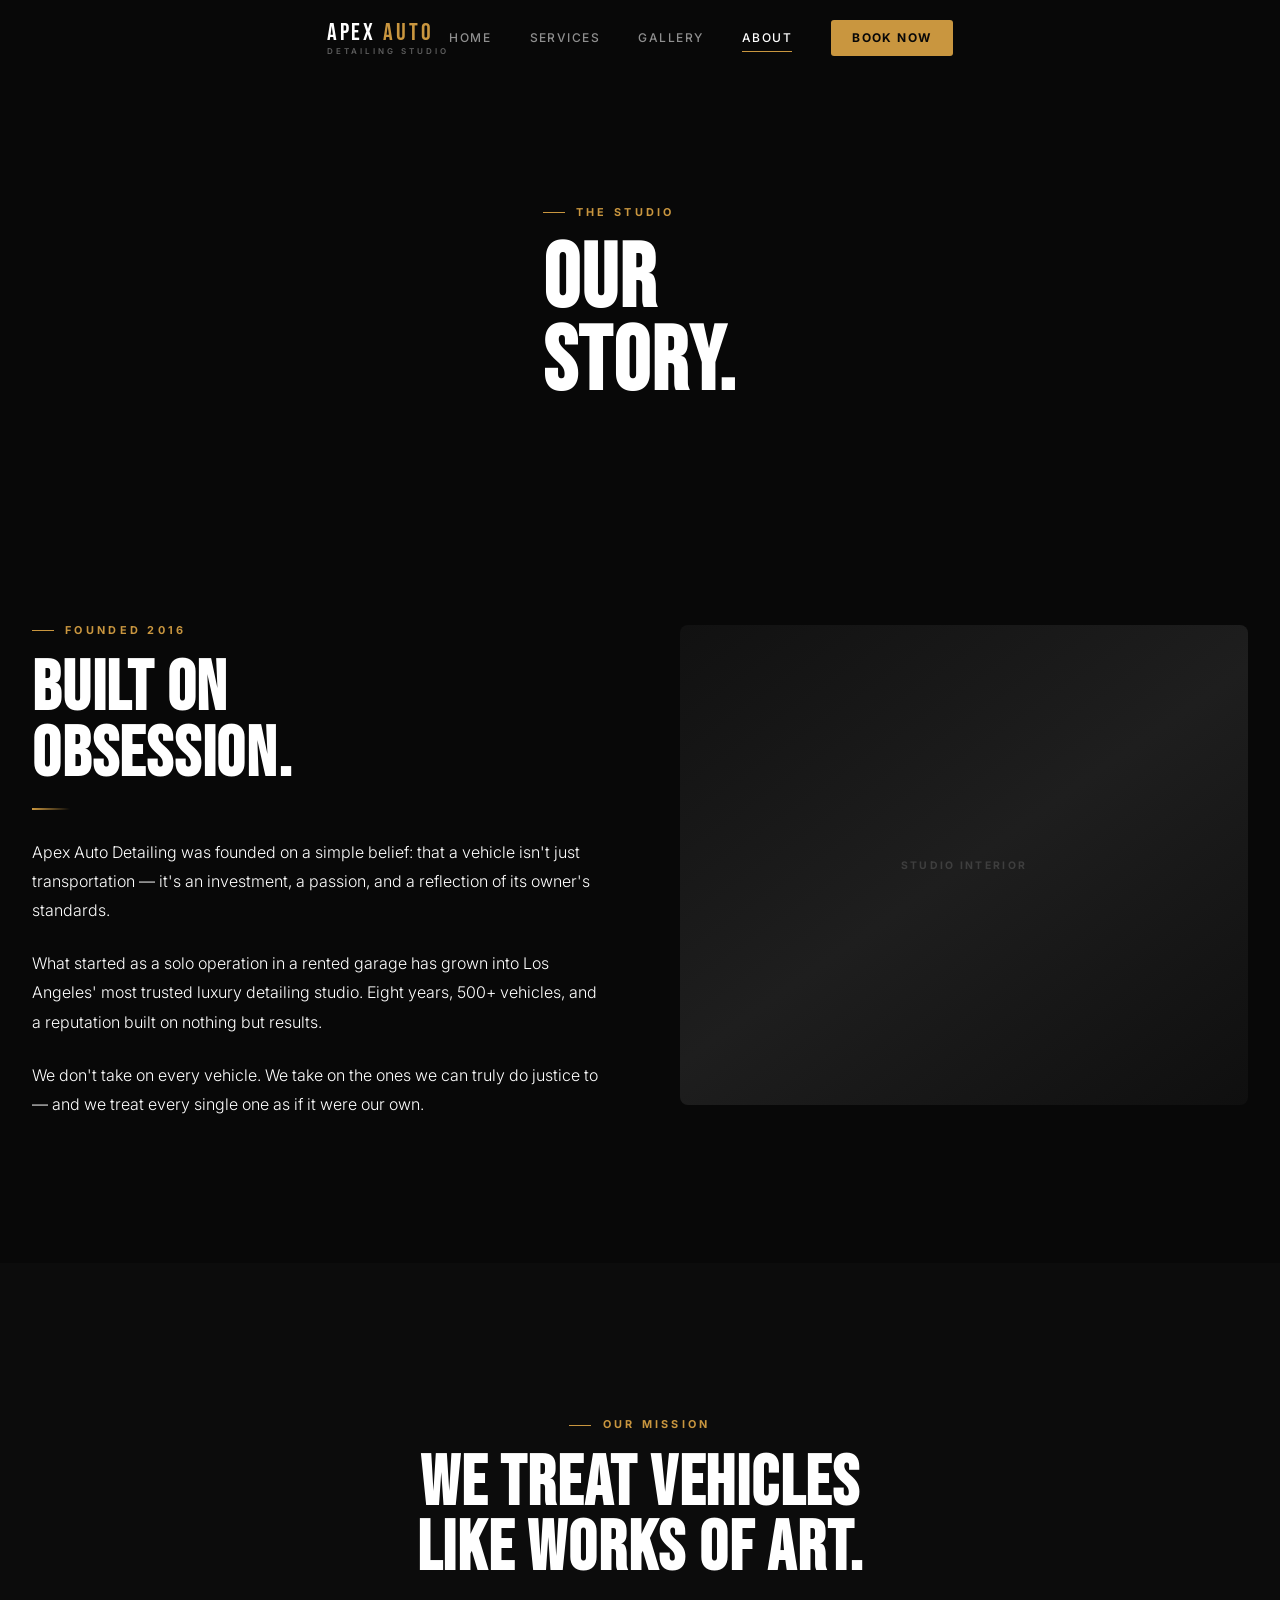
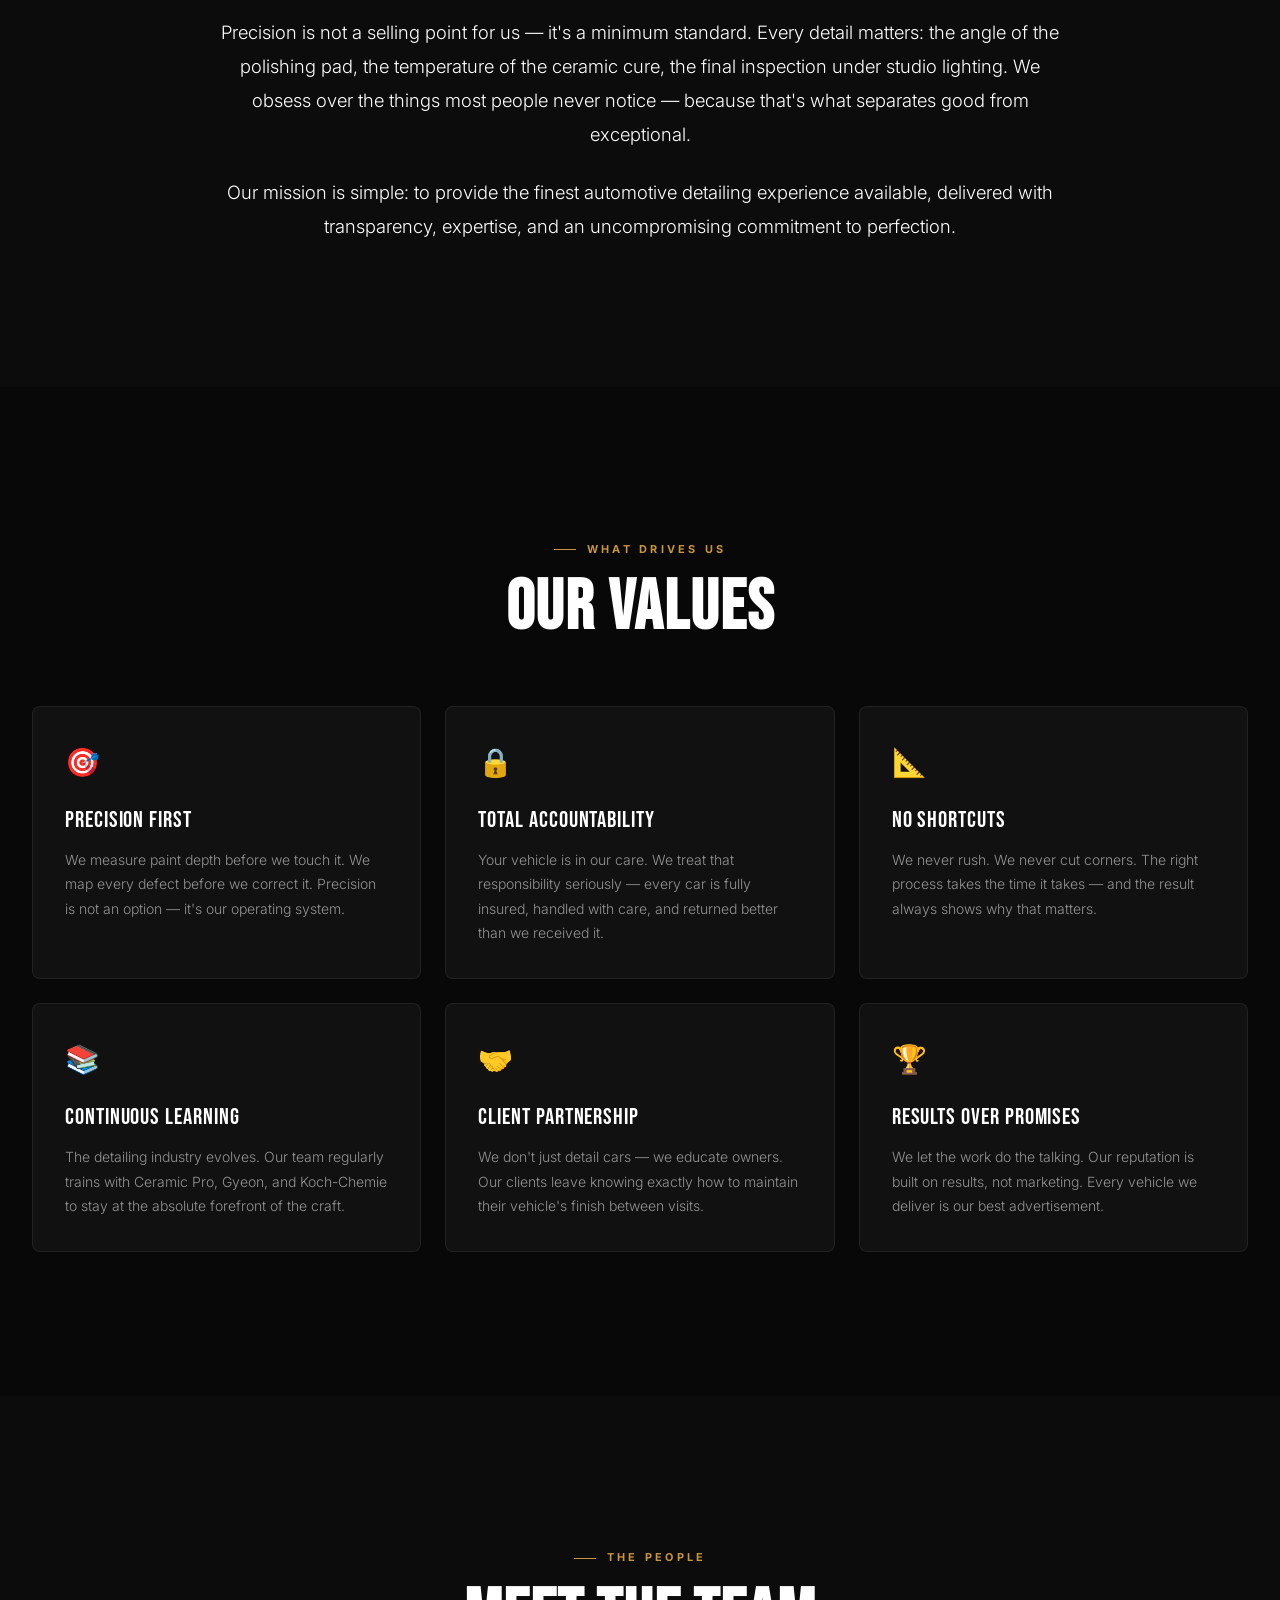
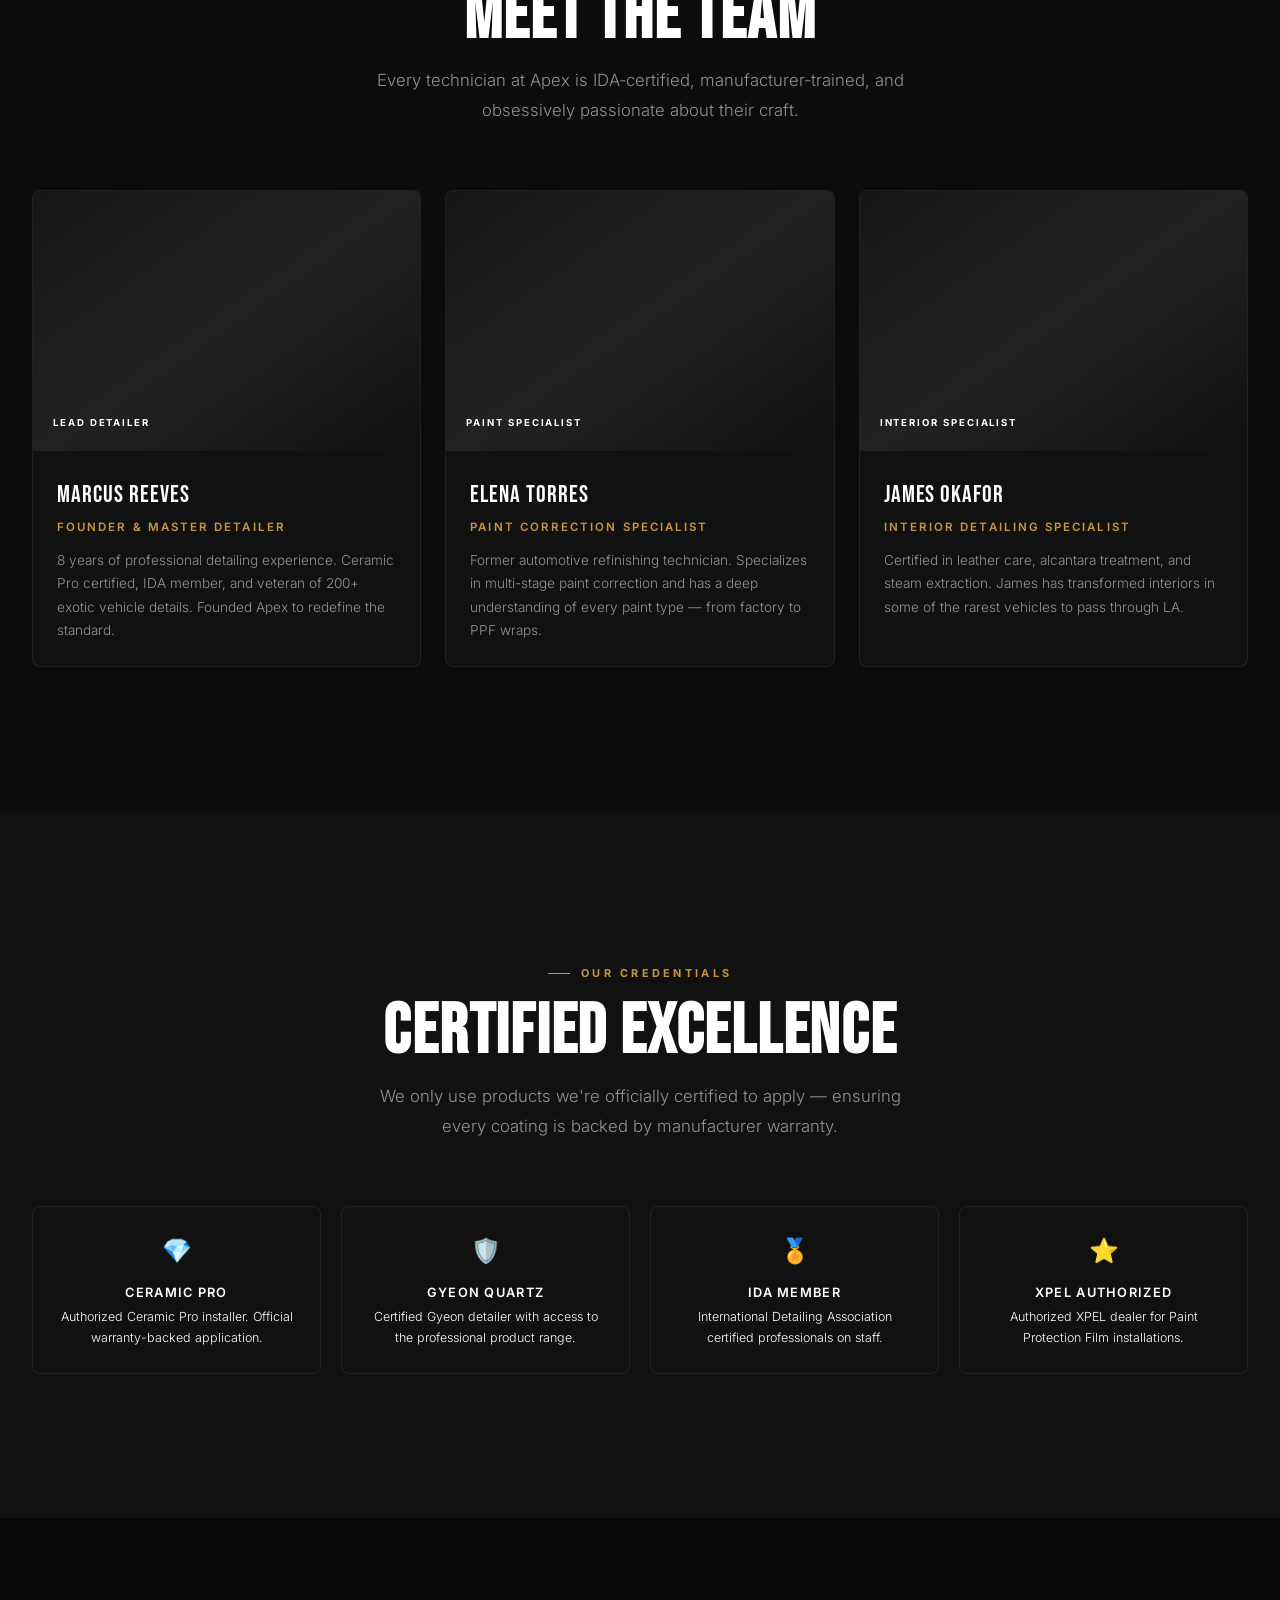
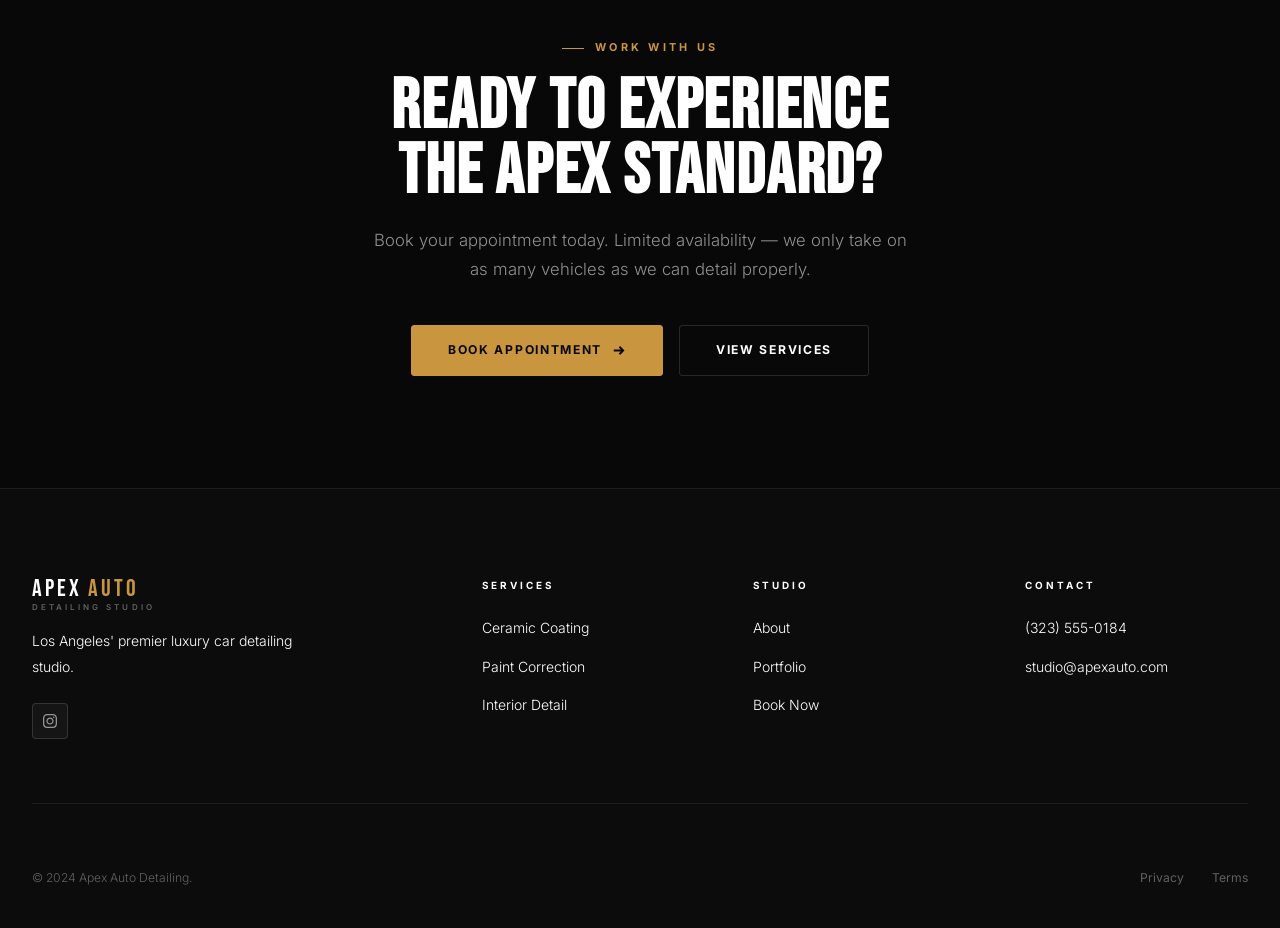
<file: about.html>
<!DOCTYPE html>
<html lang="en">
<head>
  <meta charset="UTF-8"><meta name="viewport" content="width=device-width, initial-scale=1.0">
  <title>About — Apex Auto Detailing</title>
  <link rel="stylesheet" href="css/main.css">
  <style>
    .page-hero-bg { background:linear-gradient(145deg,#0e0e0e,#1a1a1a,#0b0b0b); }
    .story-grid { display:grid; grid-template-columns:1fr 1fr; gap:5rem; align-items:center; }
    .story-ph   { height:480px; border-radius:8px; background:linear-gradient(145deg,#111,#1e1e1e,#0f0f0f); display:flex;align-items:center;justify-content:center;font-size:.65rem;font-weight:700;letter-spacing:.22em;text-transform:uppercase;color:var(--w-15); }
    .values-grid{ display:grid; grid-template-columns:repeat(3,1fr); gap:1.5rem; }
    .value-card { background:var(--bg-2); border:1px solid var(--bdr); border-radius:8px; padding:2rem; transition:all .28s var(--ease); }
    .value-card:hover { border-color:var(--bdr-gd); transform:translateY(-4px); }
    .value-ico  { font-size:1.75rem; margin-bottom:1rem; }
    .value-title{ font-family:'Bebas Neue',sans-serif; font-size:1.45rem; letter-spacing:.04em; margin-bottom:.55rem; }
    .value-desc { font-size:.875rem; color:var(--w-55); line-height:1.75; font-weight:300; }
    .team-grid  { display:grid; grid-template-columns:repeat(3,1fr); gap:1.5rem; }
    .team-card  { background:var(--bg-2); border:1px solid var(--bdr); border-radius:8px; overflow:hidden; transition:all .28s var(--ease); }
    .team-card:hover { border-color:var(--bdr-gd); transform:translateY(-4px); }
    .team-ph    { height:260px; background:linear-gradient(145deg,#161616,#222,#111); display:flex;align-items:flex-end;justify-content:flex-start;padding:1.25rem; font-size:.6rem;font-weight:700;letter-spacing:.2em;text-transform:uppercase;color:var(--w-20); }
    .team-info  { padding:1.5rem; }
    .team-name  { font-family:'Bebas Neue',sans-serif; font-size:1.5rem; letter-spacing:.04em; margin-bottom:.2rem; }
    .team-role  { font-size:.72rem; font-weight:600; letter-spacing:.18em; text-transform:uppercase; color:var(--gold); }
    .team-bio   { font-size:.85rem; color:var(--w-55); line-height:1.72; font-weight:300; margin-top:.75rem; }
    .cert-grid  { display:grid; grid-template-columns:repeat(4,1fr); gap:1.25rem; }
    .cert-card  { background:var(--bg-2); border:1px solid var(--bdr); border-radius:8px; padding:1.5rem; text-align:center; transition:all .28s var(--ease); }
    .cert-card:hover { border-color:var(--bdr-gd); }
    .cert-logo  { font-size:1.5rem; margin-bottom:.75rem; }
    .cert-name  { font-size:.8rem; font-weight:600; letter-spacing:.1em; text-transform:uppercase; margin-bottom:.25rem; }
    .cert-desc  { font-size:.78rem; color:var(--w-50); font-weight:300; }
    @media(max-width:1024px){
      .story-grid { grid-template-columns:1fr; }
      .values-grid{ grid-template-columns:repeat(2,1fr); }
      .team-grid  { grid-template-columns:repeat(2,1fr); }
      .cert-grid  { grid-template-columns:repeat(2,1fr); }
    }
    @media(max-width:768px){
      .values-grid{ grid-template-columns:1fr; }
      .team-grid  { grid-template-columns:1fr; }
      .cert-grid  { grid-template-columns:1fr 1fr; }
    }
  </style>
</head>
<body>
<nav class="nav" id="nav">
  <div class="container"><div class="nav-inner">
    <a href="index.html" class="logo"><div class="logo-main">APEX <span>AUTO</span></div><div class="logo-sub">Detailing Studio</div></a>
    <div class="nav-links">
      <a href="index.html">Home</a><a href="services.html">Services</a>
      <a href="gallery.html">Gallery</a><a href="about.html" class="active">About</a>
      <a href="contact.html" class="nav-cta">Book Now</a>
    </div>
    <button class="burger" id="burger" aria-label="Menu"><span></span><span></span><span></span></button>
  </div></div>
</nav>
<nav class="mob-nav" id="mobNav">
  <a href="index.html">Home</a><a href="services.html">Services</a>
  <a href="gallery.html">Gallery</a><a href="about.html">About</a><a href="contact.html">Book Now</a>
</nav>

<div class="page-hero">
  <div class="page-hero-bg"></div>
  <div class="page-hero-ov"></div>
  <div class="container">
    <span class="label">The Studio</span>
    <h1 class="page-h1">Our<br>Story.</h1>
  </div>
</div>

<!-- STORY -->
<section style="background:var(--bg)">
  <div class="container">
    <div class="story-grid">
      <div class="reveal-l">
        <span class="label">Founded 2016</span>
        <h2 class="sec-title">Built on<br>Obsession.</h2>
        <div class="g-line"></div>
        <p style="font-size:1rem;color:var(--w-60);line-height:1.82;font-weight:300;margin-bottom:1.5rem">
          Apex Auto Detailing was founded on a simple belief: that a vehicle isn't just transportation — it's an investment, a passion, and a reflection of its owner's standards.
        </p>
        <p style="font-size:1rem;color:var(--w-60);line-height:1.82;font-weight:300;margin-bottom:1.5rem">
          What started as a solo operation in a rented garage has grown into Los Angeles' most trusted luxury detailing studio. Eight years, 500+ vehicles, and a reputation built on nothing but results.
        </p>
        <p style="font-size:1rem;color:var(--w-60);line-height:1.82;font-weight:300">
          We don't take on every vehicle. We take on the ones we can truly do justice to — and we treat every single one as if it were our own.
        </p>
      </div>
      <div class="reveal-r"><div class="story-ph">Studio Interior</div></div>
    </div>
  </div>
</section>

<!-- MISSION -->
<section style="background:var(--bg-1)">
  <div class="container">
    <div style="max-width:860px;margin:0 auto;text-align:center" class="reveal">
      <span class="label" style="justify-content:center">Our Mission</span>
      <h2 class="sec-title" style="margin-bottom:2rem">We Treat Vehicles<br>Like Works of Art.</h2>
      <p style="font-size:1.15rem;color:var(--w-60);line-height:1.85;font-weight:300;margin-bottom:1.5rem">
        Precision is not a selling point for us — it's a minimum standard. Every detail matters: the angle of the polishing pad, the temperature of the ceramic cure, the final inspection under studio lighting. We obsess over the things most people never notice — because that's what separates good from exceptional.
      </p>
      <p style="font-size:1.15rem;color:var(--w-60);line-height:1.85;font-weight:300">
        Our mission is simple: to provide the finest automotive detailing experience available, delivered with transparency, expertise, and an uncompromising commitment to perfection.
      </p>
    </div>
  </div>
</section>

<!-- VALUES -->
<section style="background:var(--bg)">
  <div class="container">
    <div class="sec-head center reveal">
      <span class="label">What Drives Us</span>
      <h2 class="sec-title">Our Values</h2>
    </div>
    <div class="values-grid stagger">
      <div class="value-card">
        <div class="value-ico">🎯</div>
        <div class="value-title">Precision First</div>
        <p class="value-desc">We measure paint depth before we touch it. We map every defect before we correct it. Precision is not an option — it's our operating system.</p>
      </div>
      <div class="value-card">
        <div class="value-ico">🔒</div>
        <div class="value-title">Total Accountability</div>
        <p class="value-desc">Your vehicle is in our care. We treat that responsibility seriously — every car is fully insured, handled with care, and returned better than we received it.</p>
      </div>
      <div class="value-card">
        <div class="value-ico">📐</div>
        <div class="value-title">No Shortcuts</div>
        <p class="value-desc">We never rush. We never cut corners. The right process takes the time it takes — and the result always shows why that matters.</p>
      </div>
      <div class="value-card">
        <div class="value-ico">📚</div>
        <div class="value-title">Continuous Learning</div>
        <p class="value-desc">The detailing industry evolves. Our team regularly trains with Ceramic Pro, Gyeon, and Koch-Chemie to stay at the absolute forefront of the craft.</p>
      </div>
      <div class="value-card">
        <div class="value-ico">🤝</div>
        <div class="value-title">Client Partnership</div>
        <p class="value-desc">We don't just detail cars — we educate owners. Our clients leave knowing exactly how to maintain their vehicle's finish between visits.</p>
      </div>
      <div class="value-card">
        <div class="value-ico">🏆</div>
        <div class="value-title">Results Over Promises</div>
        <p class="value-desc">We let the work do the talking. Our reputation is built on results, not marketing. Every vehicle we deliver is our best advertisement.</p>
      </div>
    </div>
  </div>
</section>

<!-- TEAM -->
<section style="background:var(--bg-1)">
  <div class="container">
    <div class="sec-head center reveal">
      <span class="label">The People</span>
      <h2 class="sec-title">Meet the Team</h2>
      <p class="sec-sub">Every technician at Apex is IDA-certified, manufacturer-trained, and obsessively passionate about their craft.</p>
    </div>
    <div class="team-grid stagger">
      <div class="team-card">
        <div class="team-ph">Lead Detailer</div>
        <div class="team-info">
          <div class="team-name">Marcus Reeves</div>
          <div class="team-role">Founder & Master Detailer</div>
          <p class="team-bio">8 years of professional detailing experience. Ceramic Pro certified, IDA member, and veteran of 200+ exotic vehicle details. Founded Apex to redefine the standard.</p>
        </div>
      </div>
      <div class="team-card">
        <div class="team-ph">Paint Specialist</div>
        <div class="team-info">
          <div class="team-name">Elena Torres</div>
          <div class="team-role">Paint Correction Specialist</div>
          <p class="team-bio">Former automotive refinishing technician. Specializes in multi-stage paint correction and has a deep understanding of every paint type — from factory to PPF wraps.</p>
        </div>
      </div>
      <div class="team-card">
        <div class="team-ph">Interior Specialist</div>
        <div class="team-info">
          <div class="team-name">James Okafor</div>
          <div class="team-role">Interior Detailing Specialist</div>
          <p class="team-bio">Certified in leather care, alcantara treatment, and steam extraction. James has transformed interiors in some of the rarest vehicles to pass through LA.</p>
        </div>
      </div>
    </div>
  </div>
</section>

<!-- CERTIFICATIONS -->
<section style="background:var(--bg-2)">
  <div class="container">
    <div class="sec-head center reveal">
      <span class="label">Our Credentials</span>
      <h2 class="sec-title">Certified Excellence</h2>
      <p class="sec-sub">We only use products we're officially certified to apply — ensuring every coating is backed by manufacturer warranty.</p>
    </div>
    <div class="cert-grid stagger">
      <div class="cert-card">
        <div class="cert-logo">💎</div>
        <div class="cert-name">Ceramic Pro</div>
        <p class="cert-desc">Authorized Ceramic Pro installer. Official warranty-backed application.</p>
      </div>
      <div class="cert-card">
        <div class="cert-logo">🛡️</div>
        <div class="cert-name">Gyeon Quartz</div>
        <p class="cert-desc">Certified Gyeon detailer with access to the professional product range.</p>
      </div>
      <div class="cert-card">
        <div class="cert-logo">🏅</div>
        <div class="cert-name">IDA Member</div>
        <p class="cert-desc">International Detailing Association certified professionals on staff.</p>
      </div>
      <div class="cert-card">
        <div class="cert-logo">⭐</div>
        <div class="cert-name">XPEL Authorized</div>
        <p class="cert-desc">Authorized XPEL dealer for Paint Protection Film installations.</p>
      </div>
    </div>
  </div>
</section>

<!-- CTA -->
<section style="padding:7rem 0;background:var(--bg);text-align:center">
  <div class="container reveal">
    <span class="label" style="justify-content:center">Work With Us</span>
    <h2 class="sec-title" style="margin-bottom:1.25rem">Ready to Experience<br>the Apex Standard?</h2>
    <p class="sec-sub" style="margin:0 auto 2.5rem">Book your appointment today. Limited availability — we only take on as many vehicles as we can detail properly.</p>
    <div style="display:flex;gap:1rem;justify-content:center;flex-wrap:wrap">
      <a href="contact.html" class="btn btn-gold">Book Appointment <svg viewBox="0 0 16 16" fill="none" stroke="currentColor" stroke-width="2"><path d="M3 8h10M9 4l4 4-4 4"/></svg></a>
      <a href="services.html" class="btn btn-outline">View Services</a>
    </div>
  </div>
</section>

<footer class="footer"><div class="container">
  <div class="foot-grid">
    <div class="foot-brand"><a href="index.html" class="logo"><div class="logo-main">APEX <span>AUTO</span></div><div class="logo-sub">Detailing Studio</div></a><p>Los Angeles' premier luxury car detailing studio.</p>
    <div class="socials"><div class="soc"><svg viewBox="0 0 24 24"><path d="M12 2.163c3.204 0 3.584.012 4.85.07 3.252.148 4.771 1.691 4.919 4.919.058 1.265.069 1.645.069 4.849 0 3.205-.012 3.584-.069 4.849-.149 3.225-1.664 4.771-4.919 4.919-1.266.058-1.644.07-4.85.07-3.204 0-3.584-.012-4.849-.07-3.26-.149-4.771-1.699-4.919-4.92-.058-1.265-.07-1.644-.07-4.849 0-3.204.013-3.583.07-4.849.149-3.227 1.664-4.771 4.919-4.919 1.266-.057 1.645-.069 4.849-.069zm0-2.163c-3.259 0-3.667.014-4.947.072-4.358.2-6.78 2.618-6.98 6.98-.059 1.281-.073 1.689-.073 4.948 0 3.259.014 3.668.072 4.948.2 4.358 2.618 6.78 6.98 6.98 1.281.058 1.689.072 4.948.072 3.259 0 3.668-.014 4.948-.072 4.354-.2 6.782-2.618 6.979-6.98.059-1.28.073-1.689.073-4.948 0-3.259-.014-3.667-.072-4.947-.196-4.354-2.617-6.78-6.979-6.98-1.281-.059-1.69-.073-4.949-.073zm0 5.838c-3.403 0-6.162 2.759-6.162 6.162s2.759 6.163 6.162 6.163 6.162-2.759 6.162-6.163c0-3.403-2.759-6.162-6.162-6.162zm0 10.162c-2.209 0-4-1.79-4-4 0-2.209 1.791-4 4-4s4 1.791 4 4c0 2.21-1.791 4-4 4zm6.406-11.845c-.796 0-1.441.645-1.441 1.44s.645 1.44 1.441 1.44c.795 0 1.439-.645 1.439-1.44s-.644-1.44-1.439-1.44z"/></svg></div></div></div>
    <div><div class="foot-col-h">Services</div><ul class="foot-links"><li><a href="services.html">Ceramic Coating</a></li><li><a href="services.html">Paint Correction</a></li><li><a href="services.html">Interior Detail</a></li></ul></div>
    <div><div class="foot-col-h">Studio</div><ul class="foot-links"><li><a href="about.html">About</a></li><li><a href="gallery.html">Portfolio</a></li><li><a href="contact.html">Book Now</a></li></ul></div>
    <div><div class="foot-col-h">Contact</div><ul class="foot-links"><li><a href="tel:+13235550184">(323) 555-0184</a></li><li><a href="mailto:studio@apexauto.com">studio@apexauto.com</a></li></ul></div>
  </div>
  <div class="foot-bottom"><p class="foot-copy">© 2024 Apex Auto Detailing.</p><div class="foot-legal"><a href="#">Privacy</a><a href="#">Terms</a></div></div>
</div></footer>
<script src="js/main.js"></script>
</body>
</html>
</file>
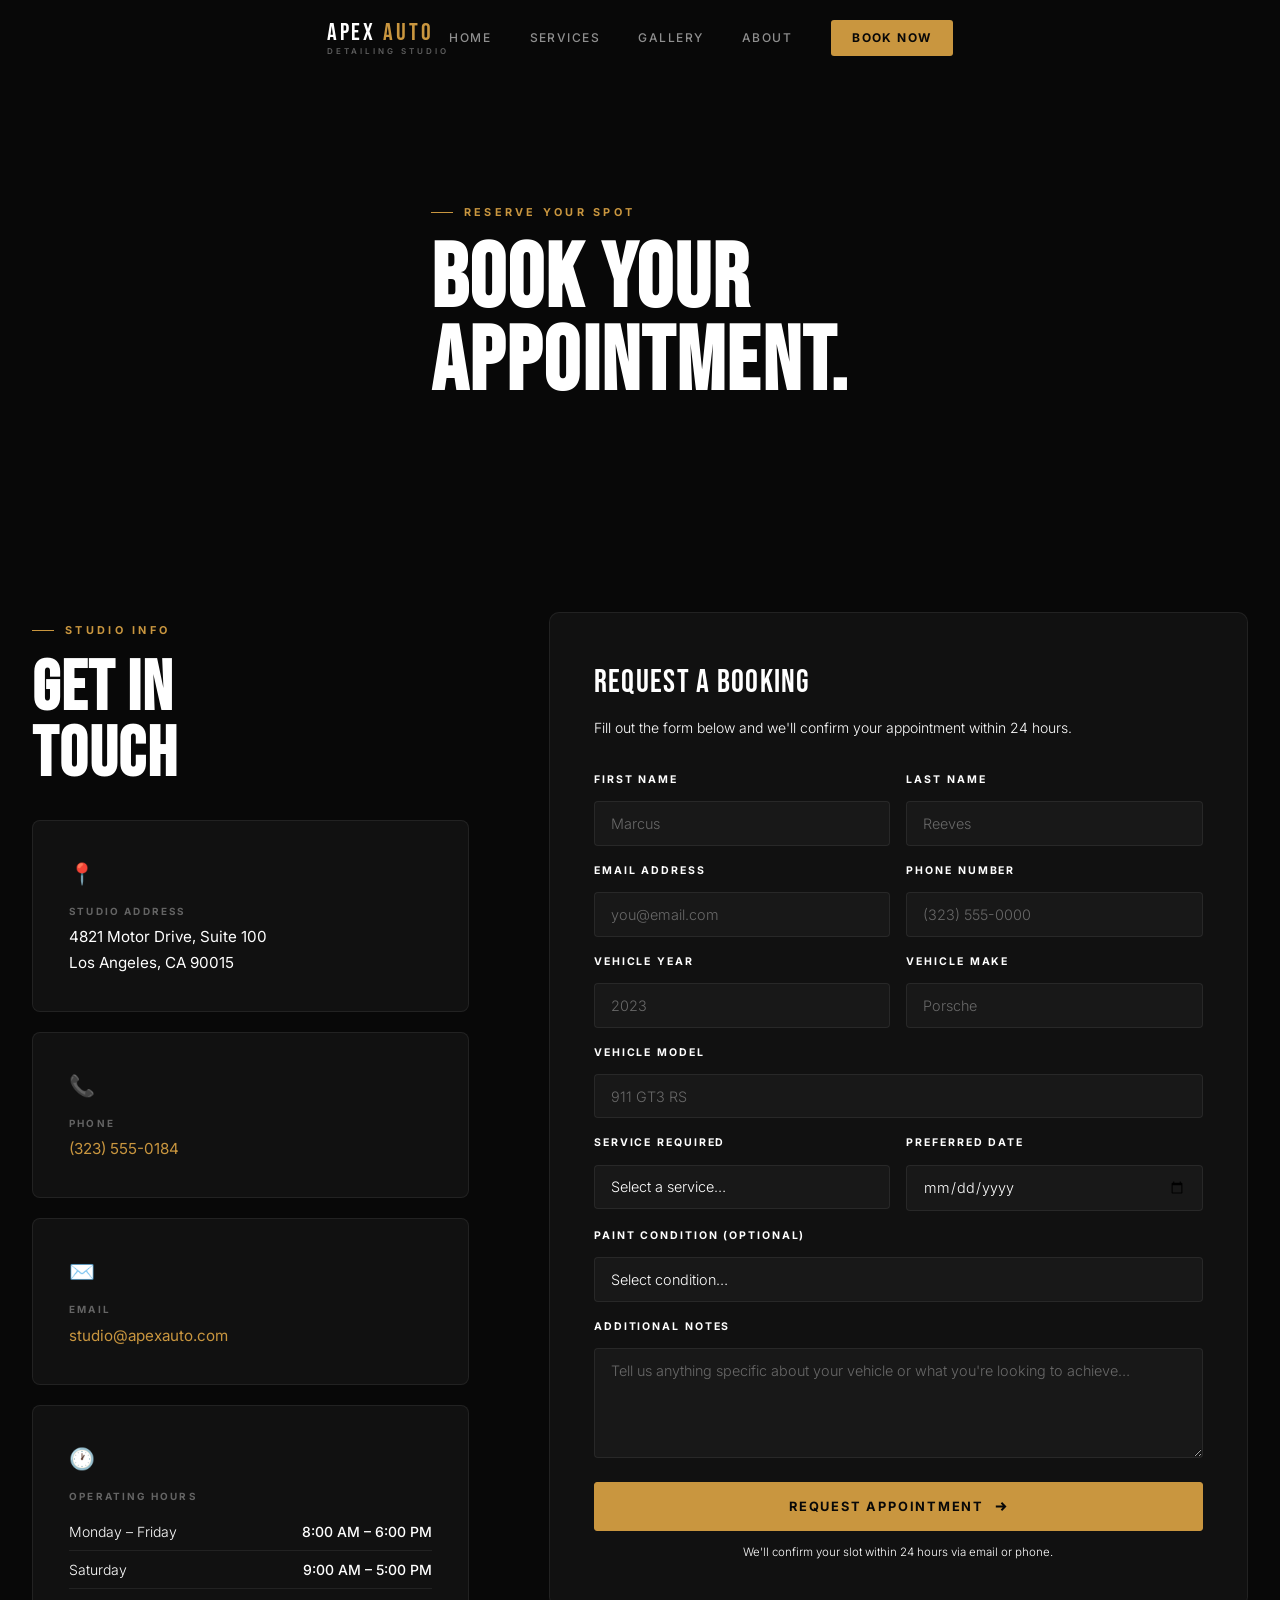
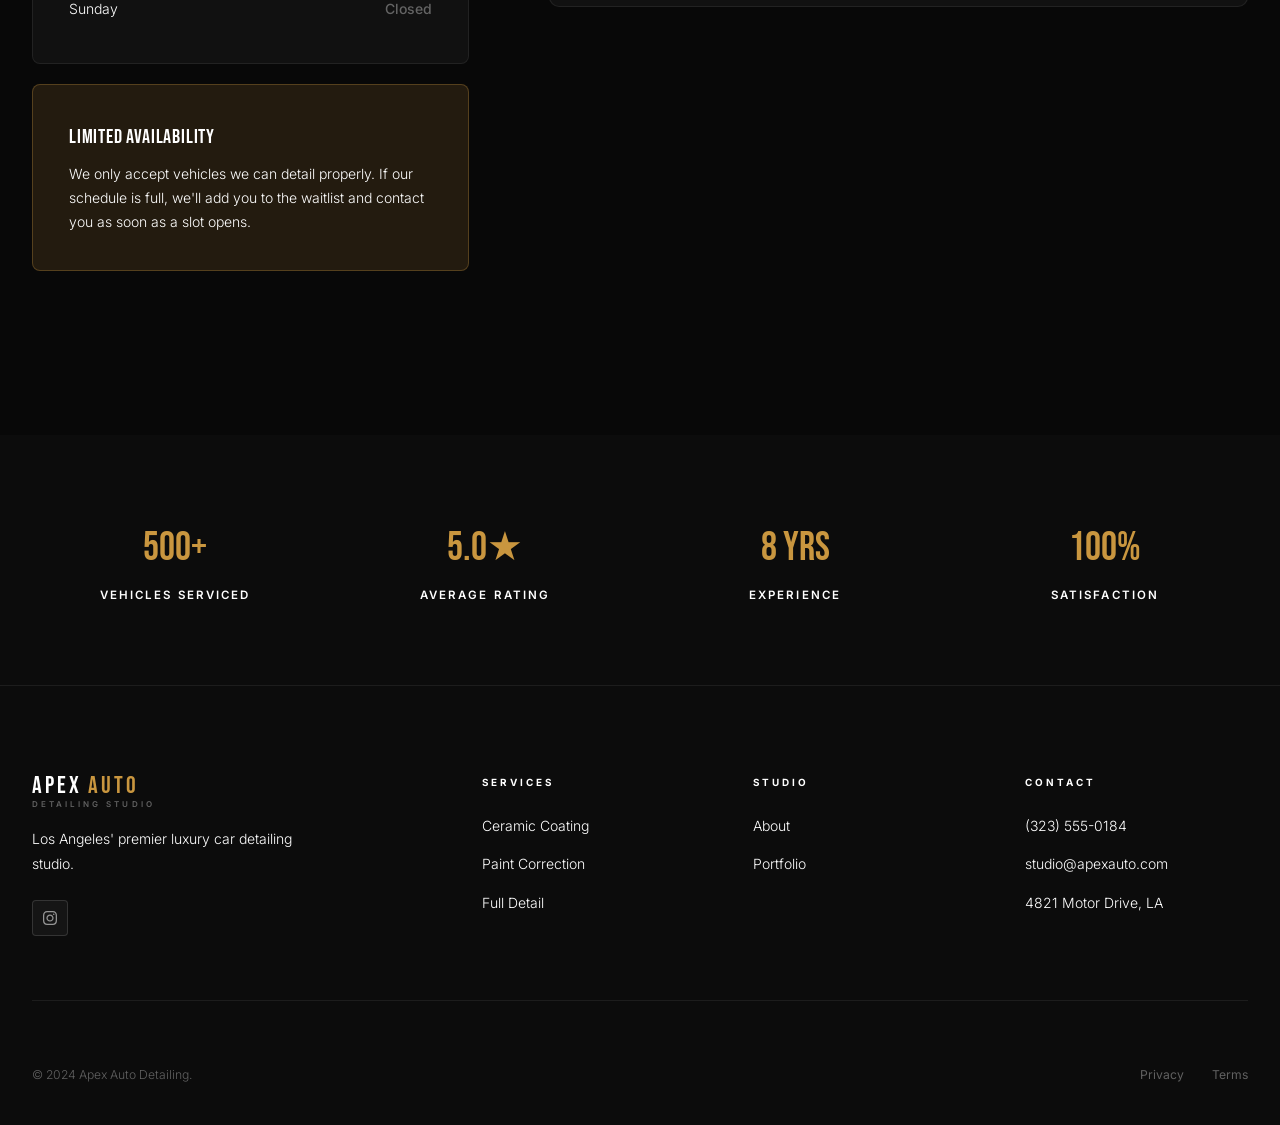
<file: contact.html>
<!DOCTYPE html>
<html lang="en">
<head>
  <meta charset="UTF-8"><meta name="viewport" content="width=device-width, initial-scale=1.0">
  <title>Book Appointment — Apex Auto Detailing</title>
  <link rel="stylesheet" href="css/main.css">
  <style>
    .page-hero-bg { background:linear-gradient(145deg,#0c0c0c,#181818,#0a0a0a); }
    .contact-grid { display:grid; grid-template-columns:1fr 1.6fr; gap:5rem; align-items:start; }
    .info-block  { background:var(--bg-2); border:1px solid var(--bdr); border-radius:8px; padding:2.25rem; margin-bottom:1.25rem; }
    .info-icon   { font-size:1.3rem; margin-bottom:.75rem; }
    .info-label  { font-size:.62rem; font-weight:700; letter-spacing:.22em; text-transform:uppercase; color:var(--w-35); margin-bottom:.3rem; }
    .info-val    { font-size:.95rem; color:var(--w-80); line-height:1.65; }
    .info-val a  { color:var(--gold); transition:opacity .2s; }
    .info-val a:hover { opacity:.8; }
    .hours-row   { display:flex; justify-content:space-between; padding:.45rem 0; border-bottom:1px solid var(--bdr); font-size:.875rem; }
    .hours-row:last-child { border-bottom:none; }
    .hours-d     { color:var(--w-50); font-weight:300; }
    .hours-t     { color:var(--w-80); font-weight:500; }
    .form-card   { background:var(--bg-2); border:1px solid var(--bdr); border-radius:10px; padding:2.75rem; }
    .form-row    { display:grid; grid-template-columns:1fr 1fr; gap:1rem; }
    .form-grp    { display:flex; flex-direction:column; gap:.4rem; margin-bottom:1rem; }
    @media(max-width:1024px){ .contact-grid { grid-template-columns:1fr; gap:3.5rem; } }
    @media(max-width:768px){  .form-row { grid-template-columns:1fr; } .form-card { padding:1.75rem; } }
  </style>
</head>
<body>
<nav class="nav" id="nav">
  <div class="container"><div class="nav-inner">
    <a href="index.html" class="logo"><div class="logo-main">APEX <span>AUTO</span></div><div class="logo-sub">Detailing Studio</div></a>
    <div class="nav-links">
      <a href="index.html">Home</a><a href="services.html">Services</a>
      <a href="gallery.html">Gallery</a><a href="about.html">About</a>
      <a href="contact.html" class="nav-cta active">Book Now</a>
    </div>
    <button class="burger" id="burger" aria-label="Menu"><span></span><span></span><span></span></button>
  </div></div>
</nav>
<nav class="mob-nav" id="mobNav">
  <a href="index.html">Home</a><a href="services.html">Services</a>
  <a href="gallery.html">Gallery</a><a href="about.html">About</a><a href="contact.html">Book Now</a>
</nav>

<div class="page-hero">
  <div class="page-hero-bg"></div>
  <div class="page-hero-ov"></div>
  <div class="container">
    <span class="label">Reserve Your Spot</span>
    <h1 class="page-h1">Book Your<br>Appointment.</h1>
  </div>
</div>

<section style="background:var(--bg)">
  <div class="container">
    <div class="contact-grid">

      <!-- LEFT: Info -->
      <div class="reveal-l">
        <span class="label">Studio Info</span>
        <h2 class="sec-title" style="margin-bottom:2rem">Get In<br>Touch</h2>

        <div class="info-block">
          <div class="info-icon">📍</div>
          <div class="info-label">Studio Address</div>
          <div class="info-val">4821 Motor Drive, Suite 100<br>Los Angeles, CA 90015</div>
        </div>

        <div class="info-block">
          <div class="info-icon">📞</div>
          <div class="info-label">Phone</div>
          <div class="info-val"><a href="tel:+13235550184">(323) 555-0184</a></div>
        </div>

        <div class="info-block">
          <div class="info-icon">✉️</div>
          <div class="info-label">Email</div>
          <div class="info-val"><a href="mailto:studio@apexauto.com">studio@apexauto.com</a></div>
        </div>

        <div class="info-block">
          <div class="info-icon">🕐</div>
          <div class="info-label">Operating Hours</div>
          <div style="margin-top:.5rem">
            <div class="hours-row"><span class="hours-d">Monday – Friday</span><span class="hours-t">8:00 AM – 6:00 PM</span></div>
            <div class="hours-row"><span class="hours-d">Saturday</span><span class="hours-t">9:00 AM – 5:00 PM</span></div>
            <div class="hours-row"><span class="hours-d">Sunday</span><span class="hours-t" style="color:var(--w-35)">Closed</span></div>
          </div>
        </div>

        <div class="info-block" style="border-color:var(--bdr-gd);background:var(--gold-a)">
          <div style="font-family:'Bebas Neue',sans-serif;font-size:1.25rem;letter-spacing:.04em;margin-bottom:.5rem">Limited Availability</div>
          <p style="font-size:.875rem;color:var(--w-60);font-weight:300;line-height:1.72">We only accept vehicles we can detail properly. If our schedule is full, we'll add you to the waitlist and contact you as soon as a slot opens.</p>
        </div>
      </div>

      <!-- RIGHT: Form -->
      <div class="reveal-r">
        <div class="form-card">
          <div style="margin-bottom:2rem">
            <div style="font-family:'Bebas Neue',sans-serif;font-size:2rem;letter-spacing:.04em;margin-bottom:.4rem">Request a Booking</div>
            <p style="font-size:.875rem;color:var(--w-50);font-weight:300">Fill out the form below and we'll confirm your appointment within 24 hours.</p>
          </div>

          <form data-form>
            <div class="form-row">
              <div class="form-grp">
                <label class="form-label">First Name</label>
                <input class="form-ctrl" type="text" placeholder="Marcus" required>
              </div>
              <div class="form-grp">
                <label class="form-label">Last Name</label>
                <input class="form-ctrl" type="text" placeholder="Reeves" required>
              </div>
            </div>

            <div class="form-row">
              <div class="form-grp">
                <label class="form-label">Email Address</label>
                <input class="form-ctrl" type="email" placeholder="you@email.com" required>
              </div>
              <div class="form-grp">
                <label class="form-label">Phone Number</label>
                <input class="form-ctrl" type="tel" placeholder="(323) 555-0000">
              </div>
            </div>

            <div class="form-row">
              <div class="form-grp">
                <label class="form-label">Vehicle Year</label>
                <input class="form-ctrl" type="text" placeholder="2023">
              </div>
              <div class="form-grp">
                <label class="form-label">Vehicle Make</label>
                <input class="form-ctrl" type="text" placeholder="Porsche">
              </div>
            </div>

            <div class="form-grp">
              <label class="form-label">Vehicle Model</label>
              <input class="form-ctrl" type="text" placeholder="911 GT3 RS">
            </div>

            <div class="form-row">
              <div class="form-grp">
                <label class="form-label">Service Required</label>
                <select class="form-ctrl">
                  <option value="">Select a service…</option>
                  <option>Ceramic Coating</option>
                  <option>Paint Correction</option>
                  <option>Full Detail — Concours ($799)</option>
                  <option>Full Detail — Prestige ($399)</option>
                  <option>Full Detail — Signature ($149)</option>
                  <option>Interior Detailing</option>
                  <option>Exterior Detailing</option>
                  <option>Engine Bay Detail</option>
                  <option>Headlight Restoration</option>
                  <option>Maintenance Wash</option>
                  <option>Not Sure — Need Advice</option>
                </select>
              </div>
              <div class="form-grp">
                <label class="form-label">Preferred Date</label>
                <input class="form-ctrl" type="date">
              </div>
            </div>

            <div class="form-grp">
              <label class="form-label">Paint Condition (Optional)</label>
              <select class="form-ctrl">
                <option value="">Select condition…</option>
                <option>Excellent — Minor swirls only</option>
                <option>Good — Light scratches & swirls</option>
                <option>Fair — Moderate scratches & oxidation</option>
                <option>Poor — Heavy scratches, deep marks</option>
                <option>Unknown</option>
              </select>
            </div>

            <div class="form-grp">
              <label class="form-label">Additional Notes</label>
              <textarea class="form-ctrl" placeholder="Tell us anything specific about your vehicle or what you're looking to achieve…"></textarea>
            </div>

            <button type="submit" class="btn btn-gold btn-full" style="margin-top:.5rem;font-size:.8rem;padding:1rem 2rem">
              Request Appointment
              <svg viewBox="0 0 16 16" fill="none" stroke="currentColor" stroke-width="2"><path d="M3 8h10M9 4l4 4-4 4"/></svg>
            </button>
            <p style="font-size:.72rem;color:var(--w-30);text-align:center;margin-top:.75rem;font-weight:300">We'll confirm your slot within 24 hours via email or phone.</p>
            <div class="form-success">✓ &nbsp; Booking request received. We'll be in touch within 24 hours to confirm your appointment.</div>
          </form>
        </div>
      </div>

    </div>
  </div>
</section>

<!-- TRUST ROW -->
<section style="padding:5rem 0;background:var(--bg-1)">
  <div class="container">
    <div style="display:grid;grid-template-columns:repeat(4,1fr);gap:1.5rem;text-align:center" class="stagger">
      <div>
        <div style="font-family:'Bebas Neue',sans-serif;font-size:2.5rem;color:var(--gold)">500+</div>
        <div style="font-size:.72rem;font-weight:600;letter-spacing:.18em;text-transform:uppercase;color:var(--w-40);margin-top:.3rem">Vehicles Serviced</div>
      </div>
      <div>
        <div style="font-family:'Bebas Neue',sans-serif;font-size:2.5rem;color:var(--gold)">5.0★</div>
        <div style="font-size:.72rem;font-weight:600;letter-spacing:.18em;text-transform:uppercase;color:var(--w-40);margin-top:.3rem">Average Rating</div>
      </div>
      <div>
        <div style="font-family:'Bebas Neue',sans-serif;font-size:2.5rem;color:var(--gold)">8 Yrs</div>
        <div style="font-size:.72rem;font-weight:600;letter-spacing:.18em;text-transform:uppercase;color:var(--w-40);margin-top:.3rem">Experience</div>
      </div>
      <div>
        <div style="font-family:'Bebas Neue',sans-serif;font-size:2.5rem;color:var(--gold)">100%</div>
        <div style="font-size:.72rem;font-weight:600;letter-spacing:.18em;text-transform:uppercase;color:var(--w-40);margin-top:.3rem">Satisfaction</div>
      </div>
    </div>
  </div>
</section>

<footer class="footer"><div class="container">
  <div class="foot-grid">
    <div class="foot-brand"><a href="index.html" class="logo"><div class="logo-main">APEX <span>AUTO</span></div><div class="logo-sub">Detailing Studio</div></a><p>Los Angeles' premier luxury car detailing studio.</p>
    <div class="socials"><div class="soc"><svg viewBox="0 0 24 24"><path d="M12 2.163c3.204 0 3.584.012 4.85.07 3.252.148 4.771 1.691 4.919 4.919.058 1.265.069 1.645.069 4.849 0 3.205-.012 3.584-.069 4.849-.149 3.225-1.664 4.771-4.919 4.919-1.266.058-1.644.07-4.85.07-3.204 0-3.584-.012-4.849-.07-3.26-.149-4.771-1.699-4.919-4.92-.058-1.265-.07-1.644-.07-4.849 0-3.204.013-3.583.07-4.849.149-3.227 1.664-4.771 4.919-4.919 1.266-.057 1.645-.069 4.849-.069zm0-2.163c-3.259 0-3.667.014-4.947.072-4.358.2-6.78 2.618-6.98 6.98-.059 1.281-.073 1.689-.073 4.948 0 3.259.014 3.668.072 4.948.2 4.358 2.618 6.78 6.98 6.98 1.281.058 1.689.072 4.948.072 3.259 0 3.668-.014 4.948-.072 4.354-.2 6.782-2.618 6.979-6.98.059-1.28.073-1.689.073-4.948 0-3.259-.014-3.667-.072-4.947-.196-4.354-2.617-6.78-6.979-6.98-1.281-.059-1.69-.073-4.949-.073zm0 5.838c-3.403 0-6.162 2.759-6.162 6.162s2.759 6.163 6.162 6.163 6.162-2.759 6.162-6.163c0-3.403-2.759-6.162-6.162-6.162zm0 10.162c-2.209 0-4-1.79-4-4 0-2.209 1.791-4 4-4s4 1.791 4 4c0 2.21-1.791 4-4 4zm6.406-11.845c-.796 0-1.441.645-1.441 1.44s.645 1.44 1.441 1.44c.795 0 1.439-.645 1.439-1.44s-.644-1.44-1.439-1.44z"/></svg></div></div></div>
    <div><div class="foot-col-h">Services</div><ul class="foot-links"><li><a href="services.html">Ceramic Coating</a></li><li><a href="services.html">Paint Correction</a></li><li><a href="services.html">Full Detail</a></li></ul></div>
    <div><div class="foot-col-h">Studio</div><ul class="foot-links"><li><a href="about.html">About</a></li><li><a href="gallery.html">Portfolio</a></li></ul></div>
    <div><div class="foot-col-h">Contact</div><ul class="foot-links"><li><a href="tel:+13235550184">(323) 555-0184</a></li><li><a href="mailto:studio@apexauto.com">studio@apexauto.com</a></li><li><a href="#">4821 Motor Drive, LA</a></li></ul></div>
  </div>
  <div class="foot-bottom"><p class="foot-copy">© 2024 Apex Auto Detailing.</p><div class="foot-legal"><a href="#">Privacy</a><a href="#">Terms</a></div></div>
</div></footer>
<script src="js/main.js"></script>
</body>
</html>
</file>
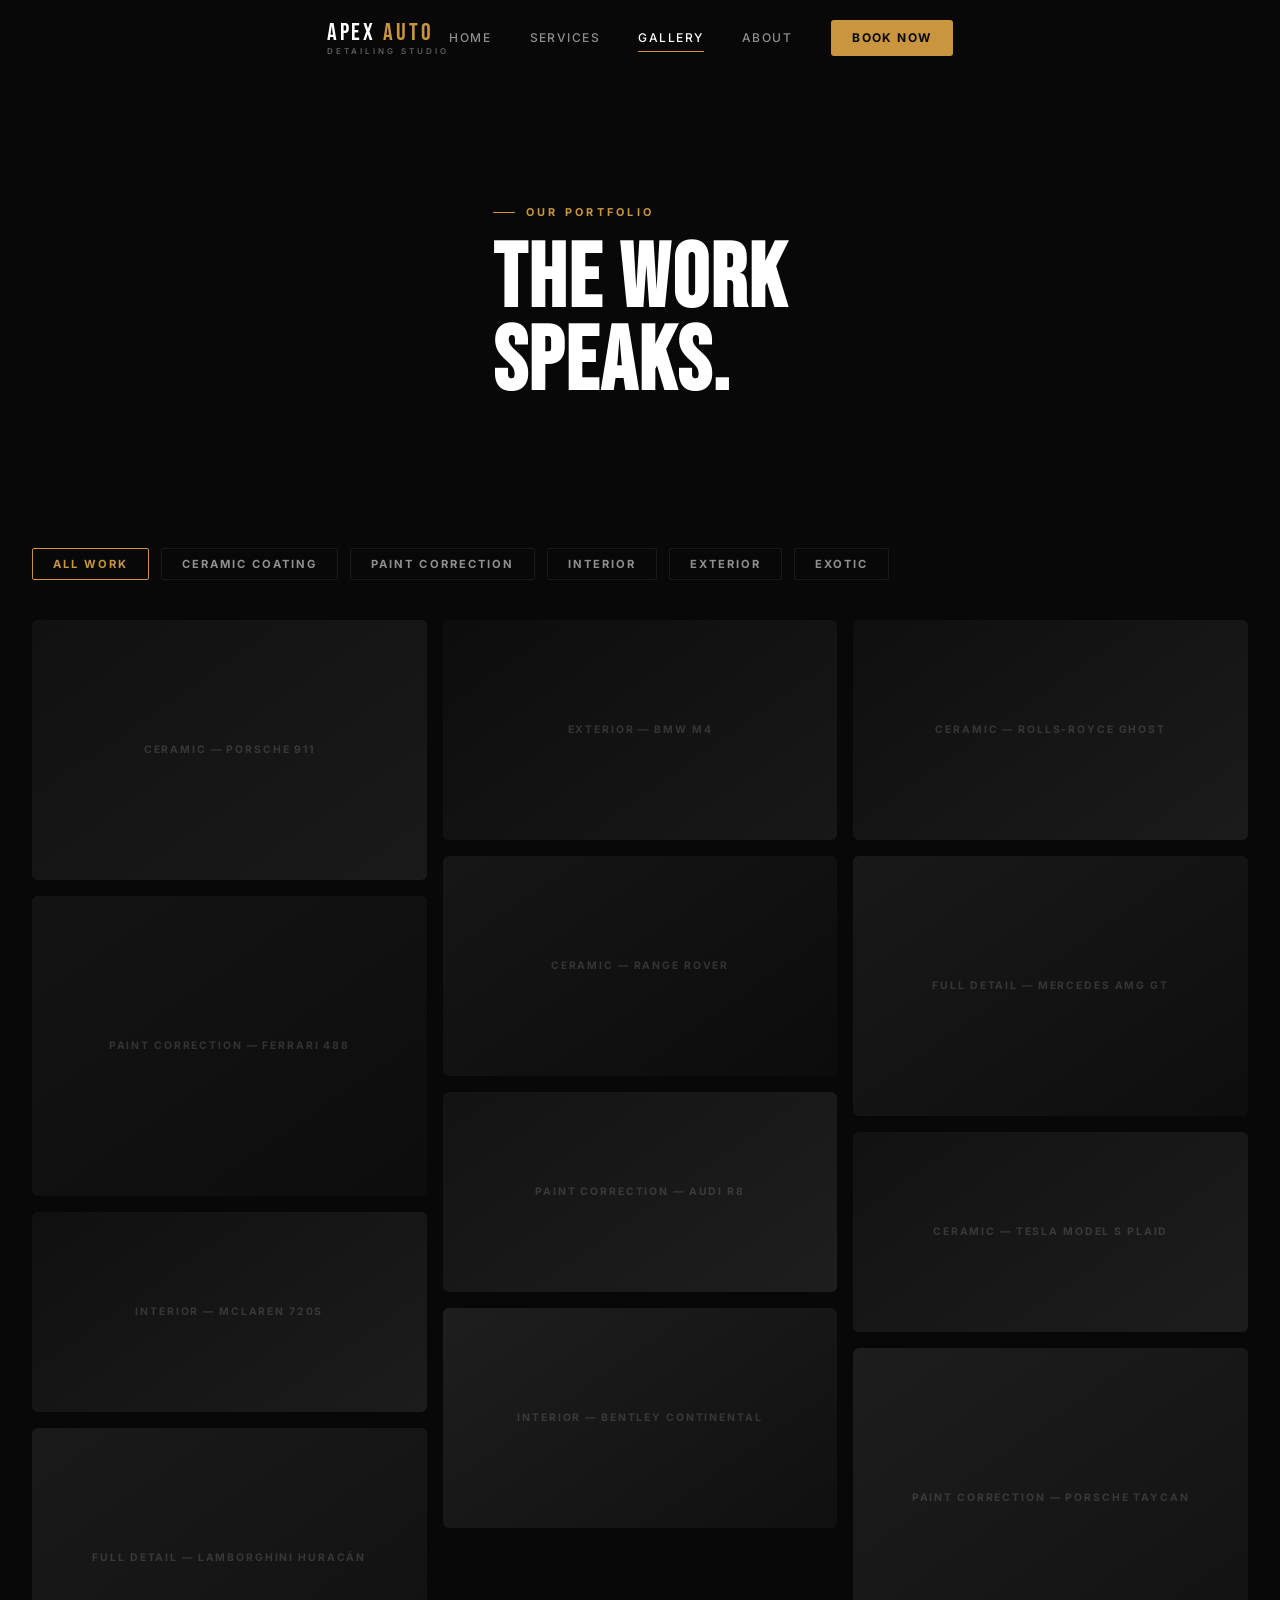
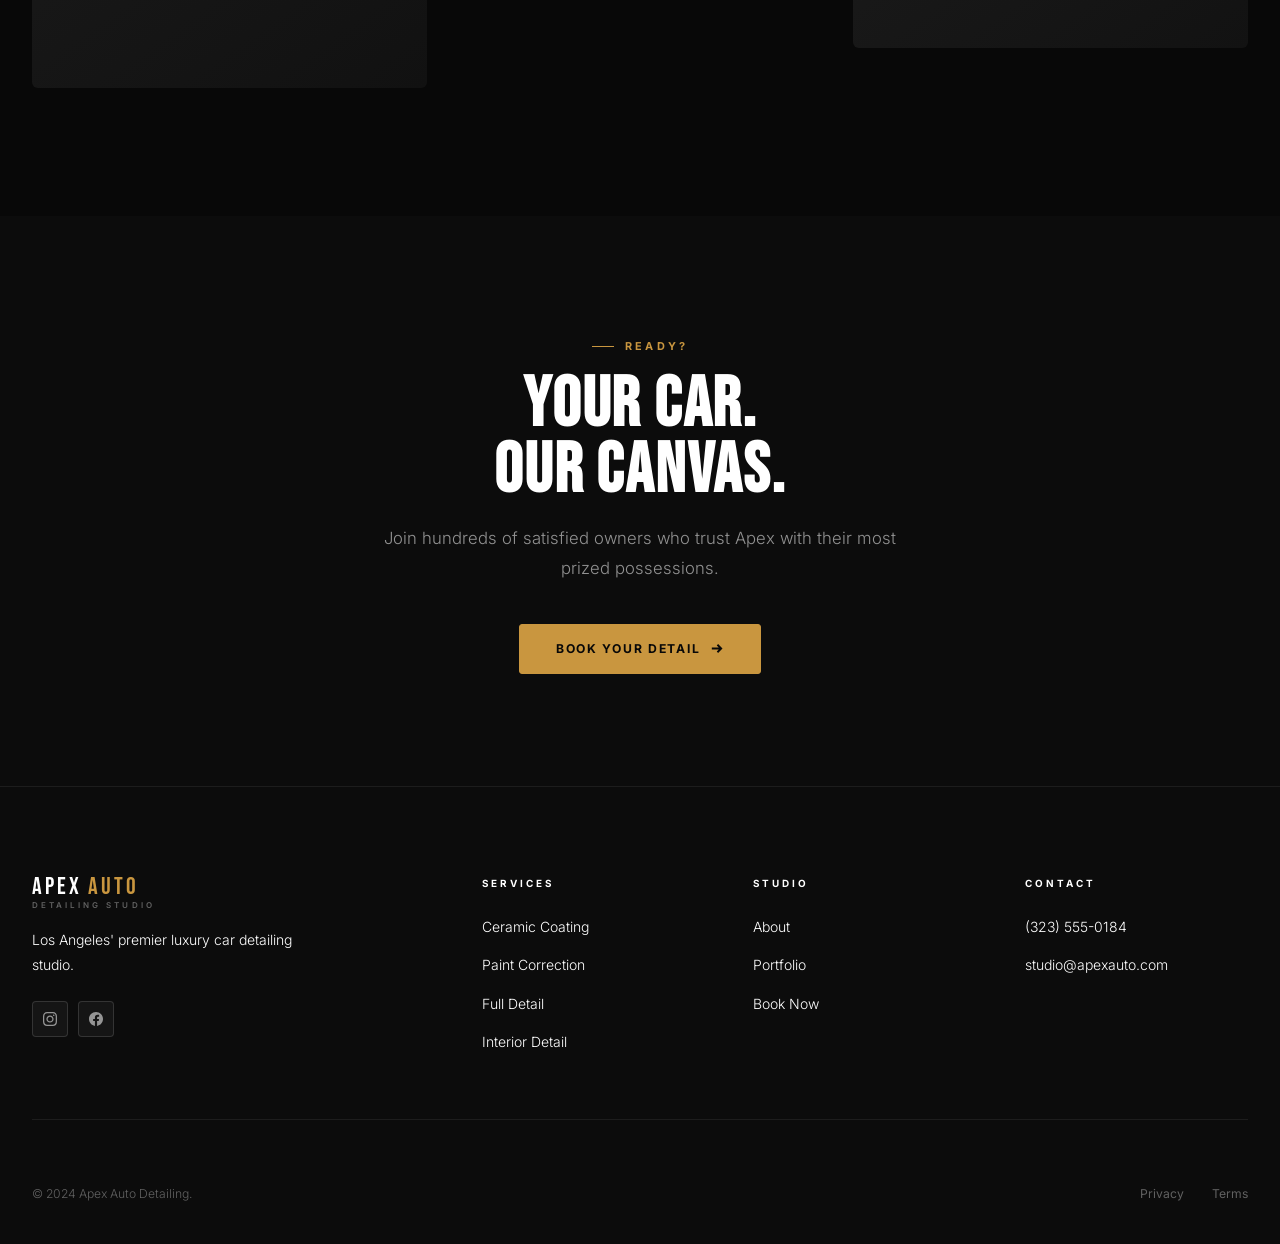
<file: gallery.html>
<!DOCTYPE html>
<html lang="en">
<head>
  <meta charset="UTF-8"><meta name="viewport" content="width=device-width, initial-scale=1.0">
  <title>Gallery — Apex Auto Detailing</title>
  <link rel="stylesheet" href="css/main.css">
  <style>
    .page-hero-bg { background:linear-gradient(145deg,#0d0d0d,#181818,#0a0a0a); }
    .gal-grid { column-gap:1rem; }
    .gal-item { transition:opacity .3s, transform .3s; }

    /* gradient variety for gallery items */
    .g1  { background:linear-gradient(145deg,#111,#1f1f1f); }
    .g2  { background:linear-gradient(145deg,#151515,#0d0d0d); }
    .g3  { background:linear-gradient(145deg,#0e0e0e,#1a1a1a); }
    .g4  { background:linear-gradient(145deg,#191919,#111); }
    .g5  { background:linear-gradient(145deg,#0c0c0c,#181818); }
    .g6  { background:linear-gradient(145deg,#161616,#0c0c0c); }
    .g7  { background:linear-gradient(145deg,#121212,#1e1e1e); }
    .g8  { background:linear-gradient(145deg,#1e1e1e,#101010); }
    .g9  { background:linear-gradient(145deg,#0f0f0f,#1b1b1b); }
    .g10 { background:linear-gradient(145deg,#171717,#0e0e0e); }
    .g11 { background:linear-gradient(145deg,#131313,#1d1d1d); }
    .g12 { background:linear-gradient(145deg,#1d1d1d,#121212); }
  </style>
</head>
<body>
<nav class="nav" id="nav">
  <div class="container"><div class="nav-inner">
    <a href="index.html" class="logo"><div class="logo-main">APEX <span>AUTO</span></div><div class="logo-sub">Detailing Studio</div></a>
    <div class="nav-links">
      <a href="index.html">Home</a><a href="services.html">Services</a>
      <a href="gallery.html" class="active">Gallery</a><a href="about.html">About</a>
      <a href="contact.html" class="nav-cta">Book Now</a>
    </div>
    <button class="burger" id="burger" aria-label="Menu"><span></span><span></span><span></span></button>
  </div></div>
</nav>
<nav class="mob-nav" id="mobNav">
  <a href="index.html">Home</a><a href="services.html">Services</a>
  <a href="gallery.html">Gallery</a><a href="about.html">About</a><a href="contact.html">Book Now</a>
</nav>

<div class="page-hero">
  <div class="page-hero-bg"></div>
  <div class="page-hero-ov"></div>
  <div class="container">
    <span class="label">Our Portfolio</span>
    <h1 class="page-h1">The Work<br>Speaks.</h1>
  </div>
</div>

<section style="padding:5rem 0 8rem;background:var(--bg)">
  <div class="container">

    <!-- Filter -->
    <div class="gal-filter reveal">
      <button class="gal-btn active" data-filter="all">All Work</button>
      <button class="gal-btn" data-filter="ceramic">Ceramic Coating</button>
      <button class="gal-btn" data-filter="correction">Paint Correction</button>
      <button class="gal-btn" data-filter="interior">Interior</button>
      <button class="gal-btn" data-filter="exterior">Exterior</button>
      <button class="gal-btn" data-filter="exotic">Exotic</button>
    </div>

    <!-- Gallery Grid -->
    <div class="gal-grid reveal">
      <div class="gal-item" data-cat="ceramic"><div class="gal-ph g1">Ceramic — Porsche 911</div><div class="gal-ov"><div class="gal-ov-icon"><svg viewBox="0 0 24 24" stroke-width="2"><circle cx="11" cy="11" r="8"/><path d="m21 21-4.35-4.35M11 8v6M8 11h6"/></svg></div><span class="gal-ov-lbl">Ceramic Coating</span></div></div>
      <div class="gal-item" data-cat="correction"><div class="gal-ph g2">Paint Correction — Ferrari 488</div><div class="gal-ov"><div class="gal-ov-icon"><svg viewBox="0 0 24 24" stroke-width="2"><circle cx="11" cy="11" r="8"/><path d="m21 21-4.35-4.35M11 8v6M8 11h6"/></svg></div><span class="gal-ov-lbl">Paint Correction</span></div></div>
      <div class="gal-item" data-cat="interior"><div class="gal-ph g3">Interior — McLaren 720S</div><div class="gal-ov"><div class="gal-ov-icon"><svg viewBox="0 0 24 24" stroke-width="2"><circle cx="11" cy="11" r="8"/><path d="m21 21-4.35-4.35M11 8v6M8 11h6"/></svg></div><span class="gal-ov-lbl">Interior Detail</span></div></div>
      <div class="gal-item" data-cat="exotic"><div class="gal-ph g4">Full Detail — Lamborghini Huracán</div><div class="gal-ov"><div class="gal-ov-icon"><svg viewBox="0 0 24 24" stroke-width="2"><circle cx="11" cy="11" r="8"/><path d="m21 21-4.35-4.35M11 8v6M8 11h6"/></svg></div><span class="gal-ov-lbl">Full Detail</span></div></div>
      <div class="gal-item" data-cat="exterior"><div class="gal-ph g5">Exterior — BMW M4</div><div class="gal-ov"><div class="gal-ov-icon"><svg viewBox="0 0 24 24" stroke-width="2"><circle cx="11" cy="11" r="8"/><path d="m21 21-4.35-4.35M11 8v6M8 11h6"/></svg></div><span class="gal-ov-lbl">Exterior Detail</span></div></div>
      <div class="gal-item" data-cat="ceramic"><div class="gal-ph g6">Ceramic — Range Rover</div><div class="gal-ov"><div class="gal-ov-icon"><svg viewBox="0 0 24 24" stroke-width="2"><circle cx="11" cy="11" r="8"/><path d="m21 21-4.35-4.35M11 8v6M8 11h6"/></svg></div><span class="gal-ov-lbl">Ceramic Coating</span></div></div>
      <div class="gal-item" data-cat="correction"><div class="gal-ph g7">Paint Correction — Audi R8</div><div class="gal-ov"><div class="gal-ov-icon"><svg viewBox="0 0 24 24" stroke-width="2"><circle cx="11" cy="11" r="8"/><path d="m21 21-4.35-4.35M11 8v6M8 11h6"/></svg></div><span class="gal-ov-lbl">Paint Correction</span></div></div>
      <div class="gal-item" data-cat="interior"><div class="gal-ph g8">Interior — Bentley Continental</div><div class="gal-ov"><div class="gal-ov-icon"><svg viewBox="0 0 24 24" stroke-width="2"><circle cx="11" cy="11" r="8"/><path d="m21 21-4.35-4.35M11 8v6M8 11h6"/></svg></div><span class="gal-ov-lbl">Interior Detail</span></div></div>
      <div class="gal-item" data-cat="exotic"><div class="gal-ph g9">Ceramic — Rolls-Royce Ghost</div><div class="gal-ov"><div class="gal-ov-icon"><svg viewBox="0 0 24 24" stroke-width="2"><circle cx="11" cy="11" r="8"/><path d="m21 21-4.35-4.35M11 8v6M8 11h6"/></svg></div><span class="gal-ov-lbl">Exotic Detail</span></div></div>
      <div class="gal-item" data-cat="exterior"><div class="gal-ph g10">Full Detail — Mercedes AMG GT</div><div class="gal-ov"><div class="gal-ov-icon"><svg viewBox="0 0 24 24" stroke-width="2"><circle cx="11" cy="11" r="8"/><path d="m21 21-4.35-4.35M11 8v6M8 11h6"/></svg></div><span class="gal-ov-lbl">Full Detail</span></div></div>
      <div class="gal-item" data-cat="ceramic"><div class="gal-ph g11">Ceramic — Tesla Model S Plaid</div><div class="gal-ov"><div class="gal-ov-icon"><svg viewBox="0 0 24 24" stroke-width="2"><circle cx="11" cy="11" r="8"/><path d="m21 21-4.35-4.35M11 8v6M8 11h6"/></svg></div><span class="gal-ov-lbl">Ceramic Coating</span></div></div>
      <div class="gal-item" data-cat="correction"><div class="gal-ph g12">Paint Correction — Porsche Taycan</div><div class="gal-ov"><div class="gal-ov-icon"><svg viewBox="0 0 24 24" stroke-width="2"><circle cx="11" cy="11" r="8"/><path d="m21 21-4.35-4.35M11 8v6M8 11h6"/></svg></div><span class="gal-ov-lbl">Paint Correction</span></div></div>
    </div>

  </div>
</section>

<!-- CTA -->
<section style="padding:7rem 0;background:var(--bg-1);text-align:center">
  <div class="container">
    <div class="reveal">
      <span class="label" style="justify-content:center">Ready?</span>
      <h2 class="sec-title" style="margin-bottom:1.25rem">Your Car.<br>Our Canvas.</h2>
      <p class="sec-sub" style="margin:0 auto 2.5rem">Join hundreds of satisfied owners who trust Apex with their most prized possessions.</p>
      <a href="contact.html" class="btn btn-gold">Book Your Detail <svg viewBox="0 0 16 16" fill="none" stroke="currentColor" stroke-width="2"><path d="M3 8h10M9 4l4 4-4 4"/></svg></a>
    </div>
  </div>
</section>

<footer class="footer"><div class="container">
  <div class="foot-grid">
    <div class="foot-brand"><a href="index.html" class="logo"><div class="logo-main">APEX <span>AUTO</span></div><div class="logo-sub">Detailing Studio</div></a><p>Los Angeles' premier luxury car detailing studio.</p>
    <div class="socials"><div class="soc"><svg viewBox="0 0 24 24"><path d="M12 2.163c3.204 0 3.584.012 4.85.07 3.252.148 4.771 1.691 4.919 4.919.058 1.265.069 1.645.069 4.849 0 3.205-.012 3.584-.069 4.849-.149 3.225-1.664 4.771-4.919 4.919-1.266.058-1.644.07-4.85.07-3.204 0-3.584-.012-4.849-.07-3.26-.149-4.771-1.699-4.919-4.92-.058-1.265-.07-1.644-.07-4.849 0-3.204.013-3.583.07-4.849.149-3.227 1.664-4.771 4.919-4.919 1.266-.057 1.645-.069 4.849-.069zm0-2.163c-3.259 0-3.667.014-4.947.072-4.358.2-6.78 2.618-6.98 6.98-.059 1.281-.073 1.689-.073 4.948 0 3.259.014 3.668.072 4.948.2 4.358 2.618 6.78 6.98 6.98 1.281.058 1.689.072 4.948.072 3.259 0 3.668-.014 4.948-.072 4.354-.2 6.782-2.618 6.979-6.98.059-1.28.073-1.689.073-4.948 0-3.259-.014-3.667-.072-4.947-.196-4.354-2.617-6.78-6.979-6.98-1.281-.059-1.69-.073-4.949-.073zm0 5.838c-3.403 0-6.162 2.759-6.162 6.162s2.759 6.163 6.162 6.163 6.162-2.759 6.162-6.163c0-3.403-2.759-6.162-6.162-6.162zm0 10.162c-2.209 0-4-1.79-4-4 0-2.209 1.791-4 4-4s4 1.791 4 4c0 2.21-1.791 4-4 4zm6.406-11.845c-.796 0-1.441.645-1.441 1.44s.645 1.44 1.441 1.44c.795 0 1.439-.645 1.439-1.44s-.644-1.44-1.439-1.44z"/></svg></div><div class="soc"><svg viewBox="0 0 24 24"><path d="M24 12.073c0-6.627-5.373-12-12-12s-12 5.373-12 12c0 5.99 4.388 10.954 10.125 11.854v-8.385H7.078v-3.47h3.047V9.43c0-3.007 1.792-4.669 4.533-4.669 1.312 0 2.686.235 2.686.235v2.953H15.83c-1.491 0-1.956.925-1.956 1.874v2.25h3.328l-.532 3.47h-2.796v8.385C19.612 23.027 24 18.062 24 12.073z"/></svg></div></div></div>
    <div><div class="foot-col-h">Services</div><ul class="foot-links"><li><a href="services.html">Ceramic Coating</a></li><li><a href="services.html">Paint Correction</a></li><li><a href="services.html">Full Detail</a></li><li><a href="services.html">Interior Detail</a></li></ul></div>
    <div><div class="foot-col-h">Studio</div><ul class="foot-links"><li><a href="about.html">About</a></li><li><a href="gallery.html">Portfolio</a></li><li><a href="contact.html">Book Now</a></li></ul></div>
    <div><div class="foot-col-h">Contact</div><ul class="foot-links"><li><a href="tel:+13235550184">(323) 555-0184</a></li><li><a href="mailto:studio@apexauto.com">studio@apexauto.com</a></li></ul></div>
  </div>
  <div class="foot-bottom"><p class="foot-copy">© 2024 Apex Auto Detailing.</p><div class="foot-legal"><a href="#">Privacy</a><a href="#">Terms</a></div></div>
</div></footer>
<script src="js/main.js"></script>
</body>
</html>
</file>
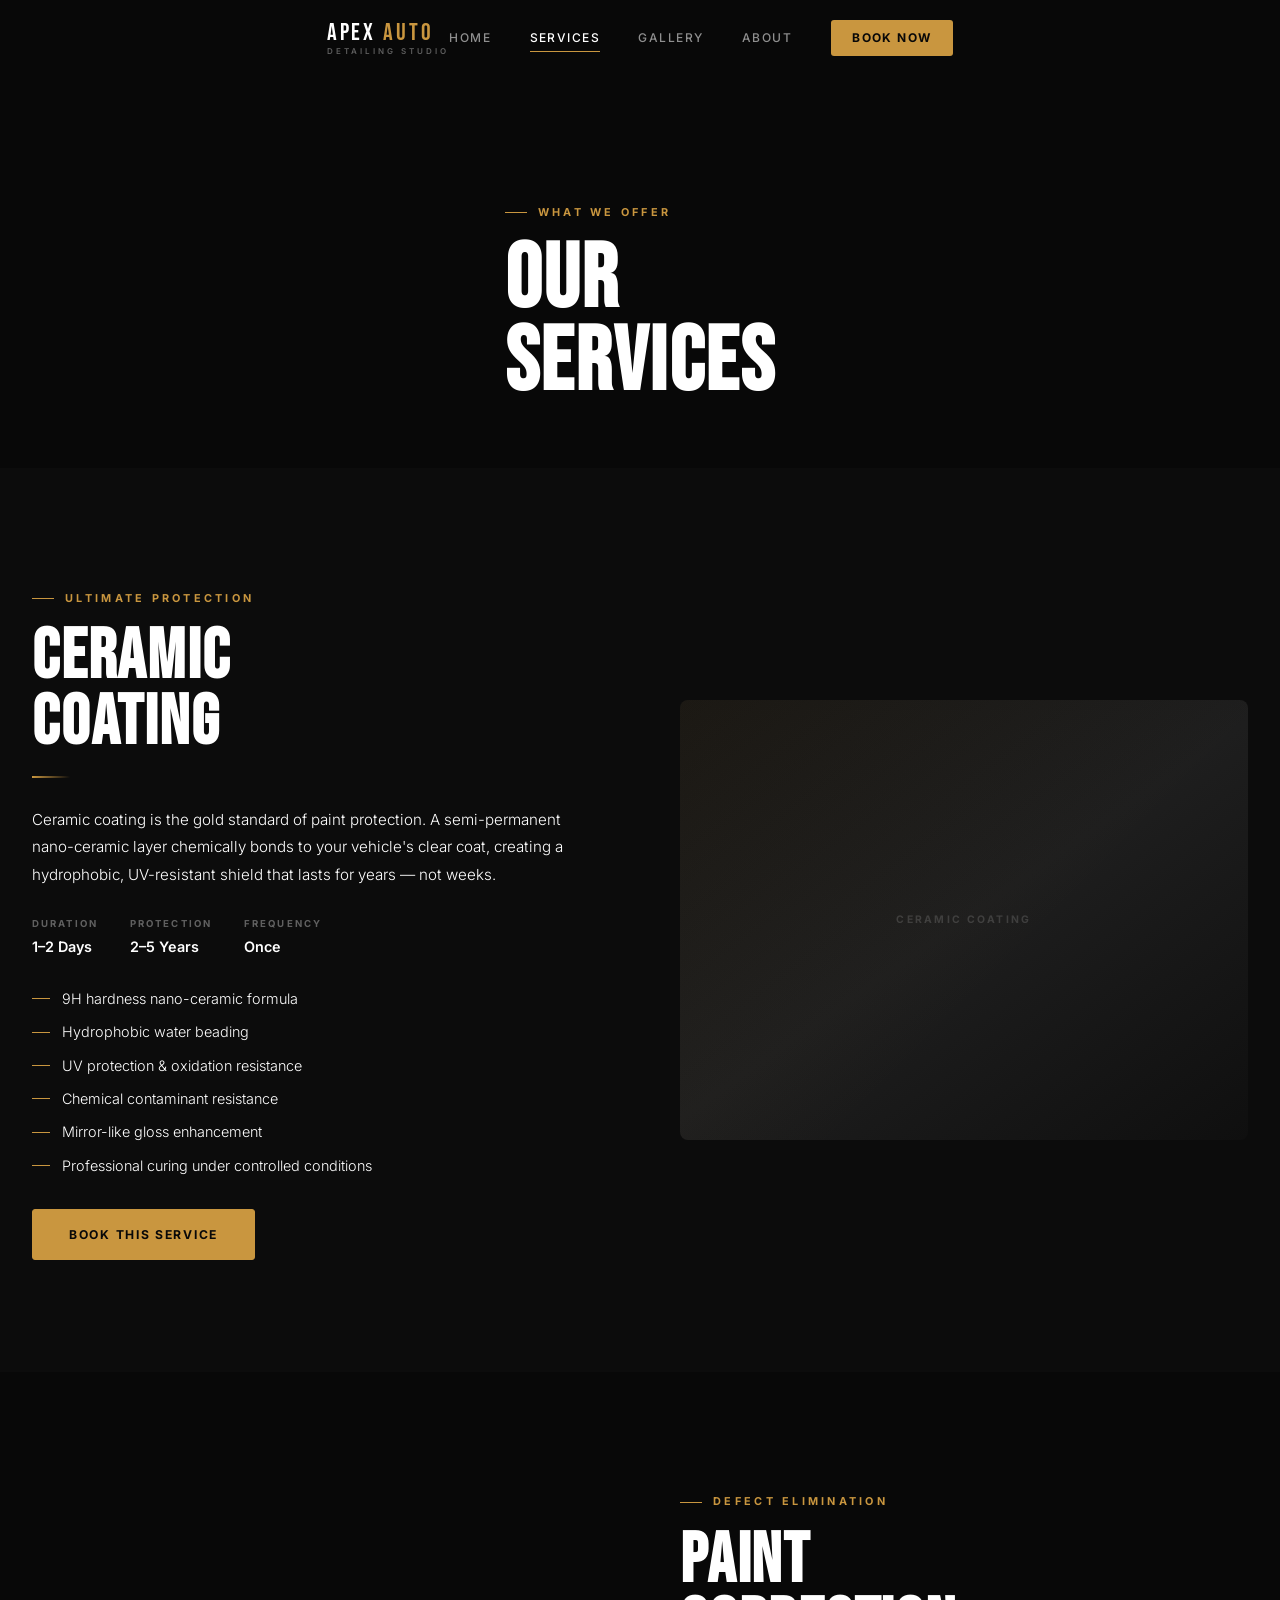
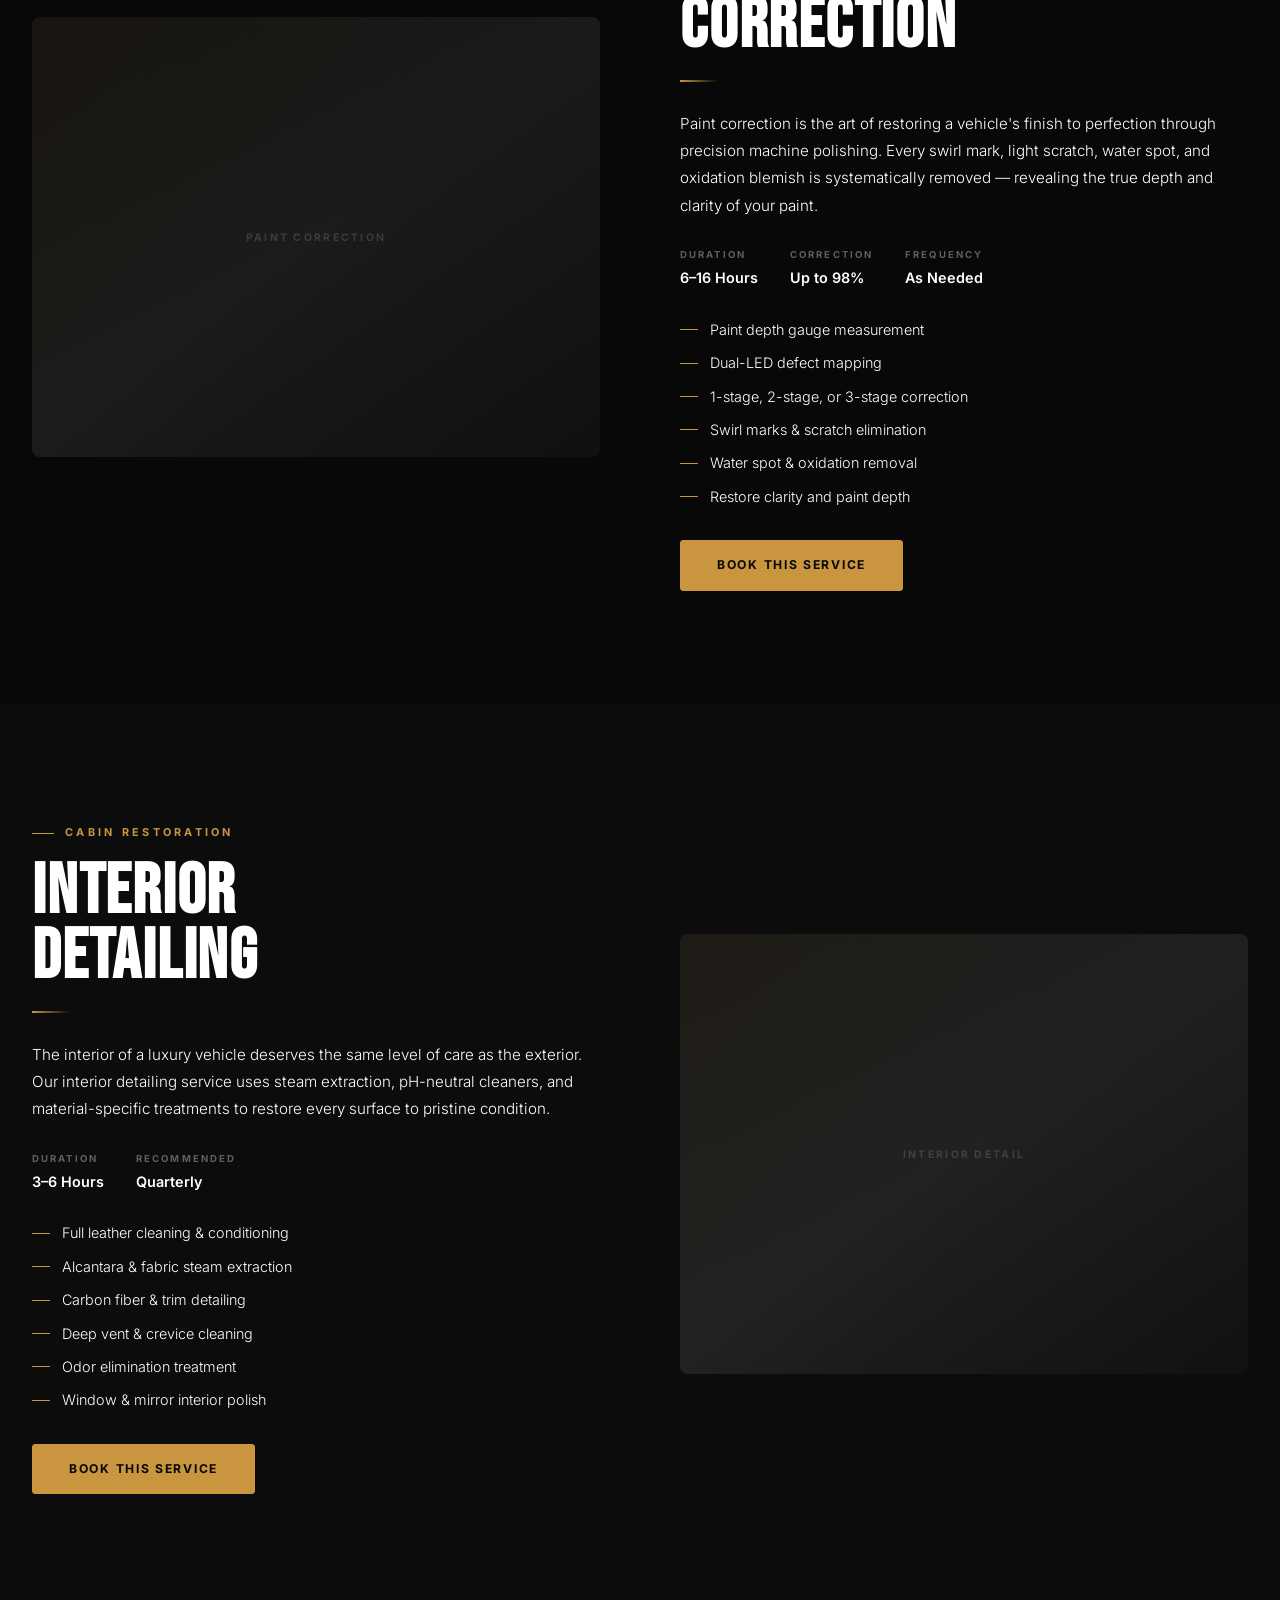
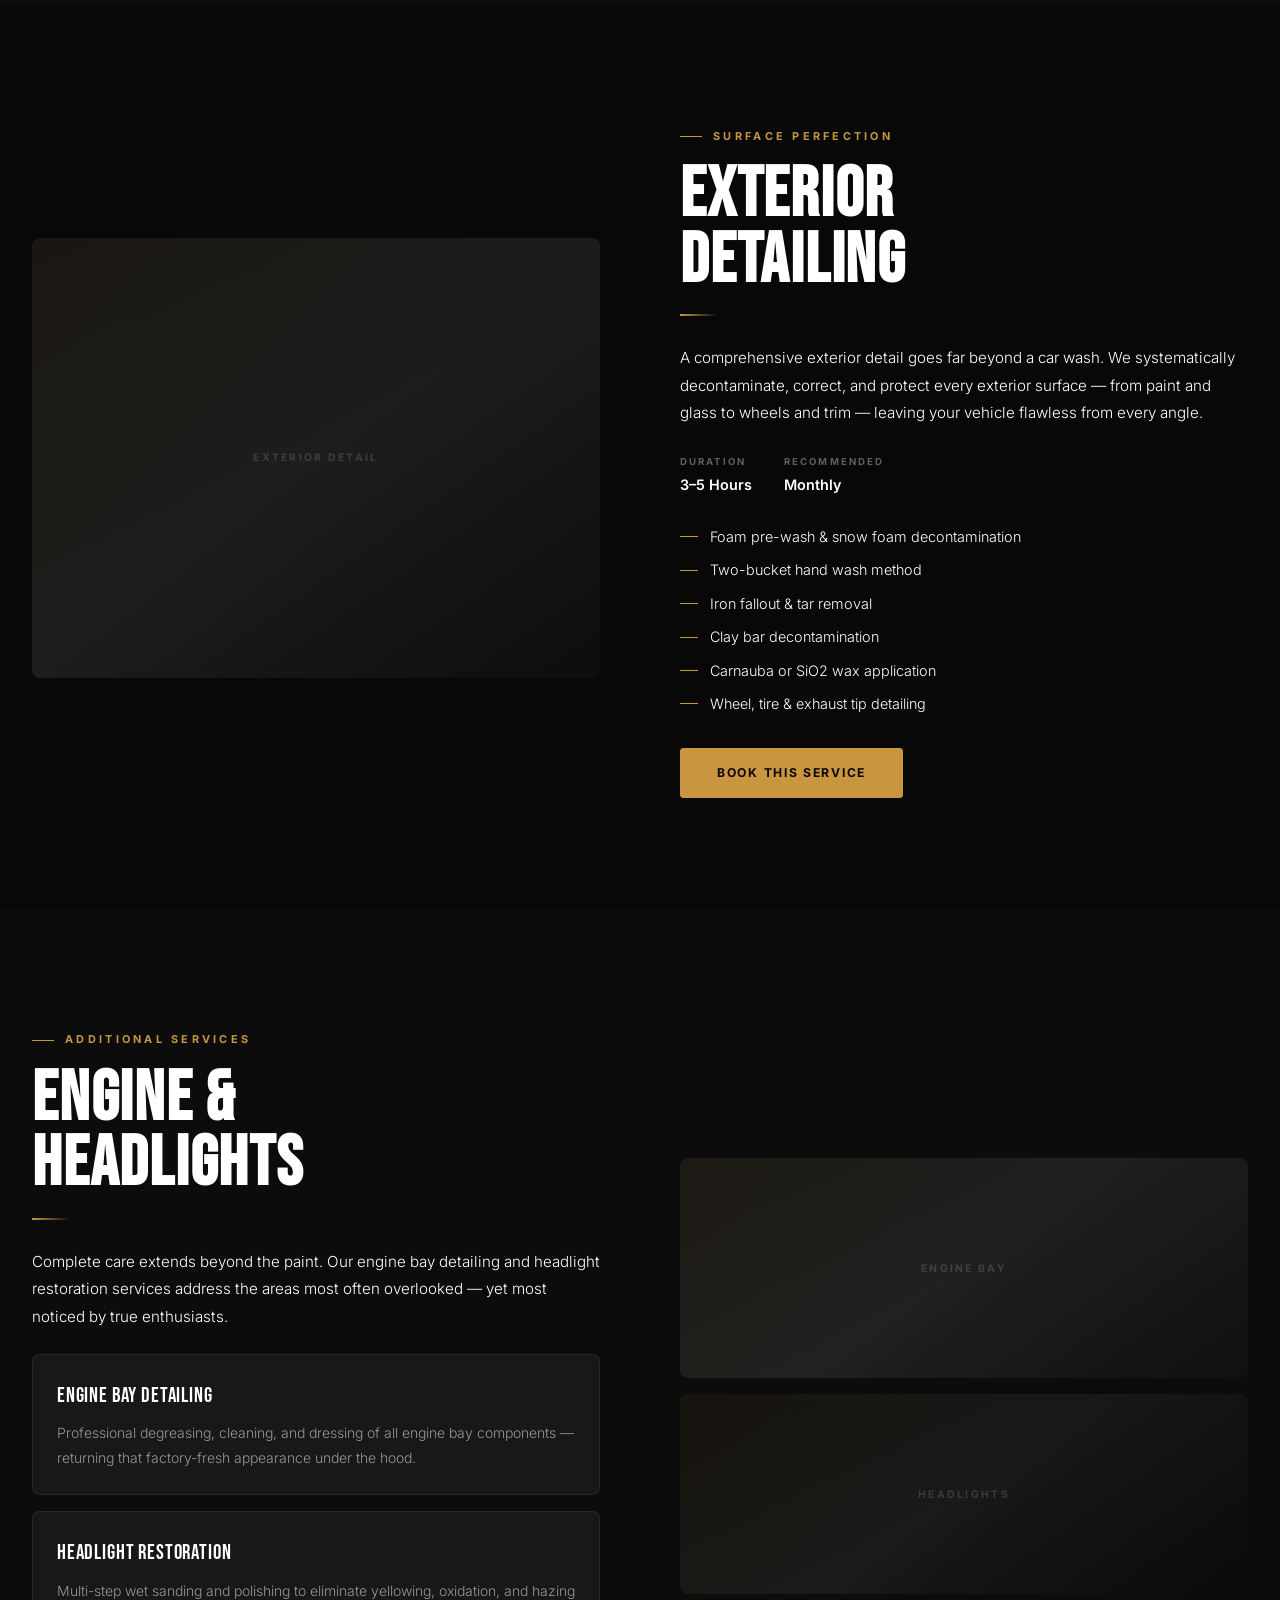
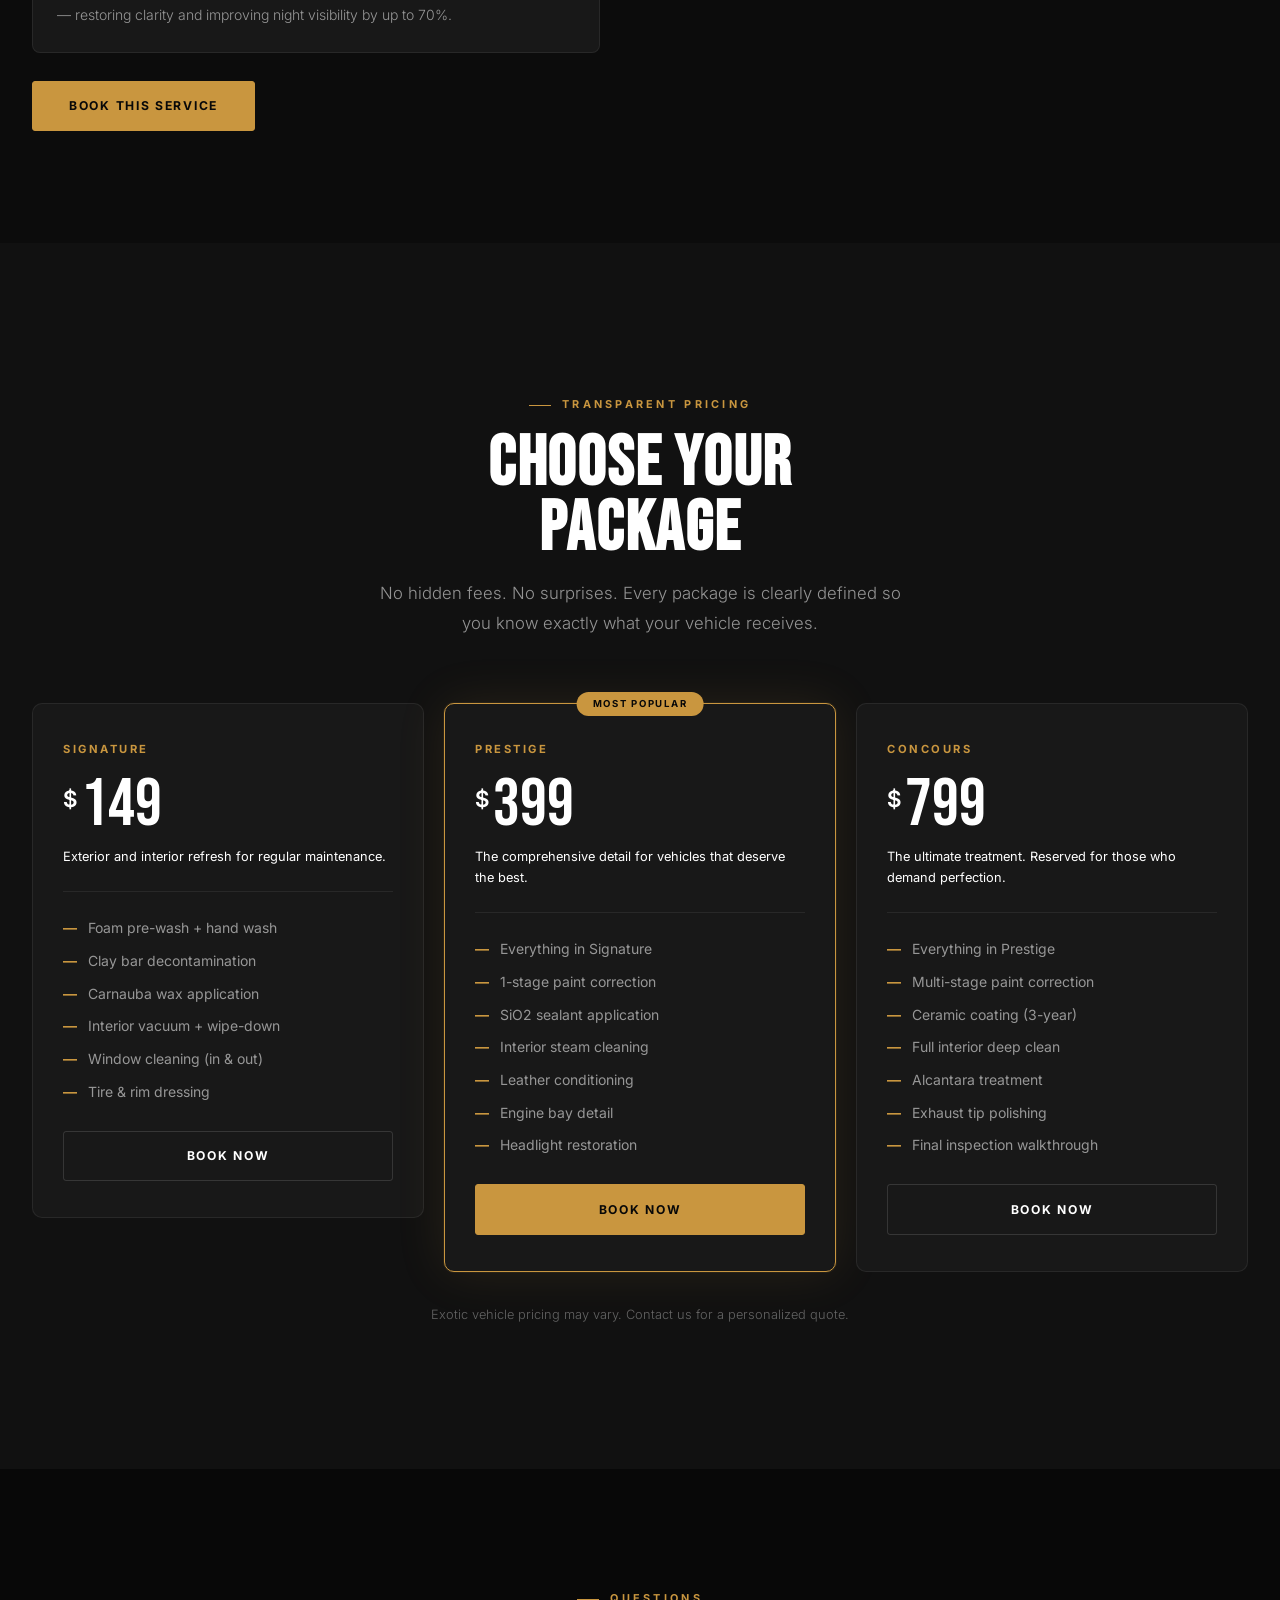
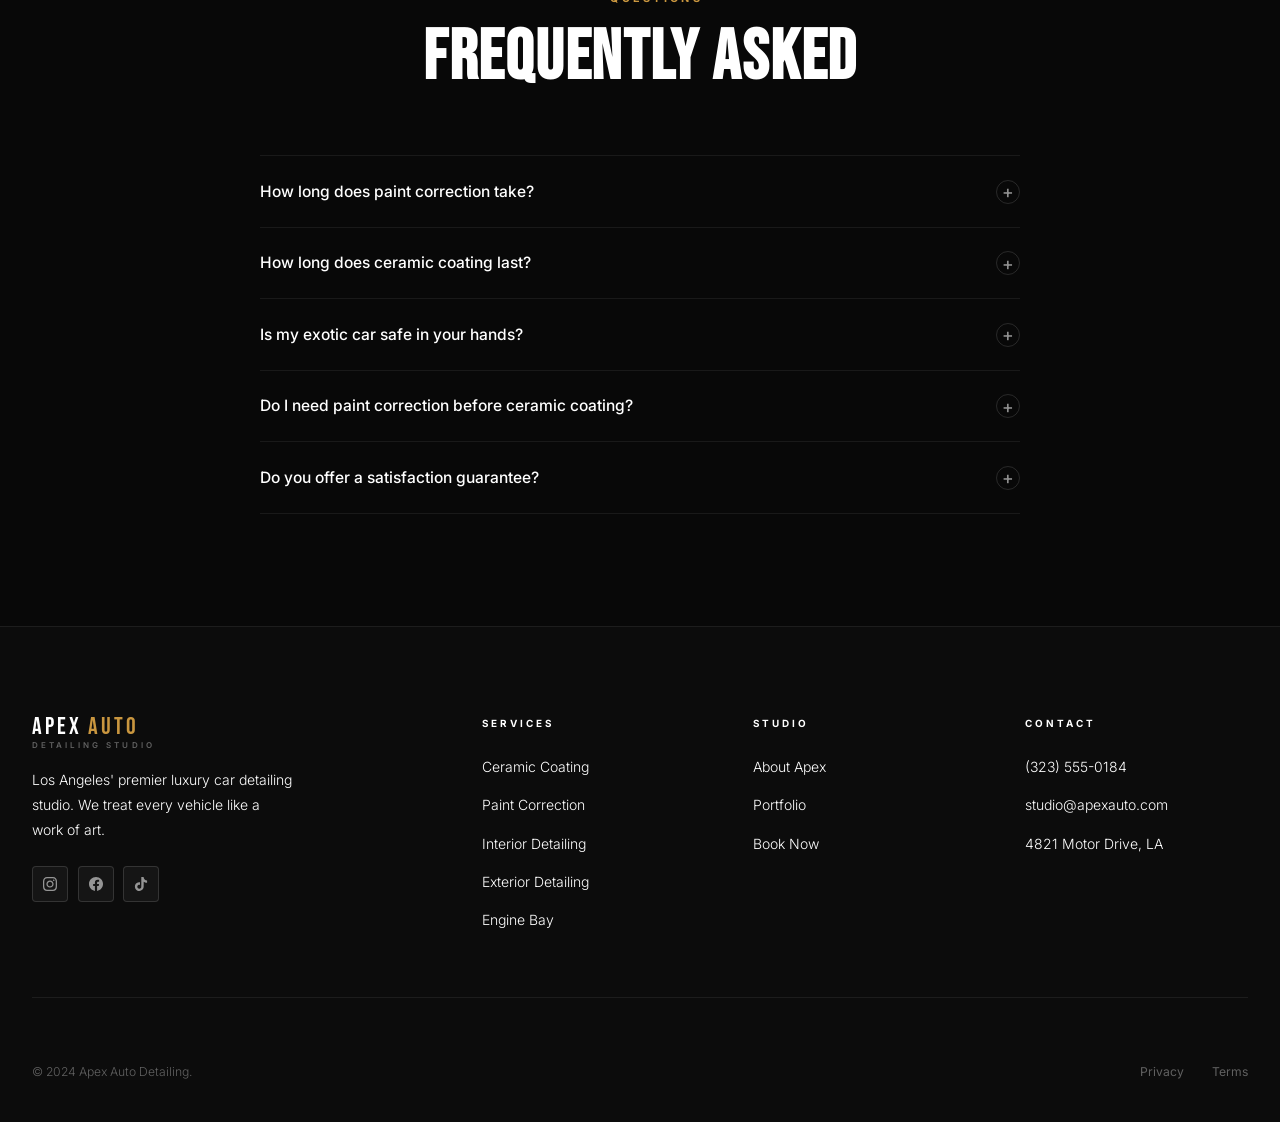
<file: services.html>
<!DOCTYPE html>
<html lang="en">
<head>
  <meta charset="UTF-8">
  <meta name="viewport" content="width=device-width, initial-scale=1.0">
  <title>Services — Apex Auto Detailing</title>
  <link rel="stylesheet" href="css/main.css">
  <style>
    .page-hero-bg { background:linear-gradient(145deg,#0c0c0c 0%,#161616 50%,#0a0a0a 100%); }

    /* Service detail sections */
    .svc-detail { padding:7rem 0; }
    .svc-detail:nth-child(even) { background:var(--bg-1); }
    .svc-layout { display:grid; grid-template-columns:1fr 1fr; gap:5rem; align-items:center; }
    .svc-layout.reverse { direction:rtl; }
    .svc-layout.reverse > * { direction:ltr; }

    .svc-ph {
      height:440px; border-radius:8px; overflow:hidden; position:relative;
      background:var(--bg-3);
      display:flex; align-items:center; justify-content:center;
      font-size:.65rem; font-weight:700; letter-spacing:.22em; text-transform:uppercase; color:var(--w-15);
    }
    .svc-ph::after {
      content:''; position:absolute; inset:0;
      background:linear-gradient(135deg,rgba(201,150,63,.06) 0%,transparent 60%);
    }

    .svc-ph-1 { background:linear-gradient(145deg,#111,#1e1e1e,#0f0f0f); }
    .svc-ph-2 { background:linear-gradient(145deg,#0d0d0d,#1a1a1a,#101010); }
    .svc-ph-3 { background:linear-gradient(145deg,#141414,#202020,#111); }
    .svc-ph-4 { background:linear-gradient(145deg,#0f0f0f,#1c1c1c,#0d0d0d); }
    .svc-ph-5 { background:linear-gradient(145deg,#131313,#1f1f1f,#101010); }
    .svc-ph-6 { background:linear-gradient(145deg,#0c0c0c,#181818,#0a0a0a); }

    .svc-meta { display:flex; gap:2rem; margin:1.75rem 0; flex-wrap:wrap; }
    .svc-meta-item { }
    .svc-meta-label { font-size:.6rem; font-weight:700; letter-spacing:.22em; text-transform:uppercase; color:var(--w-35); margin-bottom:.2rem; }
    .svc-meta-value { font-size:.9rem; font-weight:600; color:var(--w-80); }

    .svc-features { margin:1.5rem 0 2rem; display:flex; flex-direction:column; gap:.6rem; }
    .svc-feat { display:flex; align-items:center; gap:.75rem; font-size:.9rem; color:var(--w-60); font-weight:300; }
    .svc-feat::before { content:''; width:18px; height:1px; background:var(--gold); flex-shrink:0; }

    /* pricing section */
    .pricing { background:var(--bg-2); }
    .price-grid { display:grid; grid-template-columns:repeat(3,1fr); gap:1.25rem; margin-top:3.5rem; align-items:start; }
    .price-card {
      background:var(--bg-3); border:1px solid var(--bdr); border-radius:10px;
      padding:2.25rem 1.9rem; position:relative; transition:transform .28s;
    }
    .price-card:hover { transform:translateY(-4px); }
    .price-card.feat  {
      border-color:var(--gold); transform:translateY(-10px);
      box-shadow:0 0 50px rgba(201,150,63,.12), 0 0 0 1px rgba(201,150,63,.08);
    }
    .price-card.feat:hover { transform:translateY(-14px); }
    .price-tier { font-size:.7rem; font-weight:700; letter-spacing:.22em; text-transform:uppercase; color:var(--gold); margin-bottom:.9rem; }
    .price-val  { display:flex; align-items:flex-start; gap:.2rem; margin-bottom:.4rem; }
    .price-sign { font-size:1.4rem; font-weight:600; color:var(--w-50); margin-top:.55rem; }
    .price-num  { font-family:'Bebas Neue',sans-serif; font-size:4.2rem; line-height:1; }
    .price-note { font-size:.8rem; color:var(--w-50); margin-bottom:1.5rem; padding-bottom:1.5rem; border-bottom:1px solid var(--bdr); }
    .price-feats{ list-style:none; margin-bottom:1.75rem; display:flex; flex-direction:column; gap:.6rem; }
    .price-feats li { display:flex; gap:.65rem; font-size:.875rem; color:var(--w-55); }
    .price-feats li::before { content:'—'; color:var(--gold); font-weight:700; flex-shrink:0; }

    /* faq */
    .faq-wrap { max-width:760px; margin:3rem auto 0; }

    @media(max-width:1024px){
      .svc-layout { grid-template-columns:1fr; gap:3rem; }
      .svc-layout.reverse { direction:ltr; }
      .price-grid { grid-template-columns:1fr; max-width:400px; margin-inline:auto; }
      .price-card.feat { transform:none; }
    }
    @media(max-width:768px){ .svc-ph { height:280px; } }
  </style>
</head>
<body>
<nav class="nav" id="nav">
  <div class="container"><div class="nav-inner">
    <a href="index.html" class="logo"><div class="logo-main">APEX <span>AUTO</span></div><div class="logo-sub">Detailing Studio</div></a>
    <div class="nav-links">
      <a href="index.html">Home</a>
      <a href="services.html" class="active">Services</a>
      <a href="gallery.html">Gallery</a>
      <a href="about.html">About</a>
      <a href="contact.html" class="nav-cta">Book Now</a>
    </div>
    <button class="burger" id="burger" aria-label="Menu"><span></span><span></span><span></span></button>
  </div></div>
</nav>
<nav class="mob-nav" id="mobNav">
  <a href="index.html">Home</a><a href="services.html">Services</a>
  <a href="gallery.html">Gallery</a><a href="about.html">About</a><a href="contact.html">Book Now</a>
</nav>

<!-- PAGE HERO -->
<div class="page-hero" style="padding-top:var(--nav-h)">
  <div class="page-hero-bg svc-ph-1"></div>
  <div class="page-hero-ov"></div>
  <div class="container">
    <span class="label">What We Offer</span>
    <h1 class="page-h1">Our<br>Services</h1>
  </div>
</div>

<!-- CERAMIC COATING -->
<section class="svc-detail" id="ceramic">
  <div class="container">
    <div class="svc-layout">
      <div class="reveal-l">
        <span class="label">Ultimate Protection</span>
        <h2 class="sec-title">Ceramic<br>Coating</h2>
        <div class="g-line"></div>
        <p style="font-size:.95rem;color:var(--w-60);line-height:1.8;font-weight:300;margin-bottom:1.25rem">
          Ceramic coating is the gold standard of paint protection. A semi-permanent nano-ceramic layer chemically bonds to your vehicle's clear coat, creating a hydrophobic, UV-resistant shield that lasts for years — not weeks.
        </p>
        <div class="svc-meta">
          <div class="svc-meta-item"><div class="svc-meta-label">Duration</div><div class="svc-meta-value">1–2 Days</div></div>
          <div class="svc-meta-item"><div class="svc-meta-label">Protection</div><div class="svc-meta-value">2–5 Years</div></div>
          <div class="svc-meta-item"><div class="svc-meta-label">Frequency</div><div class="svc-meta-value">Once</div></div>
        </div>
        <div class="svc-features">
          <div class="svc-feat">9H hardness nano-ceramic formula</div>
          <div class="svc-feat">Hydrophobic water beading</div>
          <div class="svc-feat">UV protection & oxidation resistance</div>
          <div class="svc-feat">Chemical contaminant resistance</div>
          <div class="svc-feat">Mirror-like gloss enhancement</div>
          <div class="svc-feat">Professional curing under controlled conditions</div>
        </div>
        <a href="contact.html" class="btn btn-gold">Book This Service</a>
      </div>
      <div class="reveal-r"><div class="svc-ph svc-ph-1">Ceramic Coating</div></div>
    </div>
  </div>
</section>

<!-- PAINT CORRECTION -->
<section class="svc-detail" id="paint-correction">
  <div class="container">
    <div class="svc-layout reverse">
      <div class="reveal-r">
        <span class="label">Defect Elimination</span>
        <h2 class="sec-title">Paint<br>Correction</h2>
        <div class="g-line"></div>
        <p style="font-size:.95rem;color:var(--w-60);line-height:1.8;font-weight:300;margin-bottom:1.25rem">
          Paint correction is the art of restoring a vehicle's finish to perfection through precision machine polishing. Every swirl mark, light scratch, water spot, and oxidation blemish is systematically removed — revealing the true depth and clarity of your paint.
        </p>
        <div class="svc-meta">
          <div class="svc-meta-item"><div class="svc-meta-label">Duration</div><div class="svc-meta-value">6–16 Hours</div></div>
          <div class="svc-meta-item"><div class="svc-meta-label">Correction</div><div class="svc-meta-value">Up to 98%</div></div>
          <div class="svc-meta-item"><div class="svc-meta-label">Frequency</div><div class="svc-meta-value">As Needed</div></div>
        </div>
        <div class="svc-features">
          <div class="svc-feat">Paint depth gauge measurement</div>
          <div class="svc-feat">Dual-LED defect mapping</div>
          <div class="svc-feat">1-stage, 2-stage, or 3-stage correction</div>
          <div class="svc-feat">Swirl marks & scratch elimination</div>
          <div class="svc-feat">Water spot & oxidation removal</div>
          <div class="svc-feat">Restore clarity and paint depth</div>
        </div>
        <a href="contact.html" class="btn btn-gold">Book This Service</a>
      </div>
      <div class="reveal-l"><div class="svc-ph svc-ph-2">Paint Correction</div></div>
    </div>
  </div>
</section>

<!-- INTERIOR DETAILING -->
<section class="svc-detail" id="interior">
  <div class="container">
    <div class="svc-layout">
      <div class="reveal-l">
        <span class="label">Cabin Restoration</span>
        <h2 class="sec-title">Interior<br>Detailing</h2>
        <div class="g-line"></div>
        <p style="font-size:.95rem;color:var(--w-60);line-height:1.8;font-weight:300;margin-bottom:1.25rem">
          The interior of a luxury vehicle deserves the same level of care as the exterior. Our interior detailing service uses steam extraction, pH-neutral cleaners, and material-specific treatments to restore every surface to pristine condition.
        </p>
        <div class="svc-meta">
          <div class="svc-meta-item"><div class="svc-meta-label">Duration</div><div class="svc-meta-value">3–6 Hours</div></div>
          <div class="svc-meta-item"><div class="svc-meta-label">Recommended</div><div class="svc-meta-value">Quarterly</div></div>
        </div>
        <div class="svc-features">
          <div class="svc-feat">Full leather cleaning & conditioning</div>
          <div class="svc-feat">Alcantara & fabric steam extraction</div>
          <div class="svc-feat">Carbon fiber & trim detailing</div>
          <div class="svc-feat">Deep vent & crevice cleaning</div>
          <div class="svc-feat">Odor elimination treatment</div>
          <div class="svc-feat">Window & mirror interior polish</div>
        </div>
        <a href="contact.html" class="btn btn-gold">Book This Service</a>
      </div>
      <div class="reveal-r"><div class="svc-ph svc-ph-3">Interior Detail</div></div>
    </div>
  </div>
</section>

<!-- EXTERIOR DETAILING -->
<section class="svc-detail" id="exterior">
  <div class="container">
    <div class="svc-layout reverse">
      <div class="reveal-r">
        <span class="label">Surface Perfection</span>
        <h2 class="sec-title">Exterior<br>Detailing</h2>
        <div class="g-line"></div>
        <p style="font-size:.95rem;color:var(--w-60);line-height:1.8;font-weight:300;margin-bottom:1.25rem">
          A comprehensive exterior detail goes far beyond a car wash. We systematically decontaminate, correct, and protect every exterior surface — from paint and glass to wheels and trim — leaving your vehicle flawless from every angle.
        </p>
        <div class="svc-meta">
          <div class="svc-meta-item"><div class="svc-meta-label">Duration</div><div class="svc-meta-value">3–5 Hours</div></div>
          <div class="svc-meta-item"><div class="svc-meta-label">Recommended</div><div class="svc-meta-value">Monthly</div></div>
        </div>
        <div class="svc-features">
          <div class="svc-feat">Foam pre-wash & snow foam decontamination</div>
          <div class="svc-feat">Two-bucket hand wash method</div>
          <div class="svc-feat">Iron fallout & tar removal</div>
          <div class="svc-feat">Clay bar decontamination</div>
          <div class="svc-feat">Carnauba or SiO2 wax application</div>
          <div class="svc-feat">Wheel, tire & exhaust tip detailing</div>
        </div>
        <a href="contact.html" class="btn btn-gold">Book This Service</a>
      </div>
      <div class="reveal-l"><div class="svc-ph svc-ph-4">Exterior Detail</div></div>
    </div>
  </div>
</section>

<!-- ENGINE BAY + HEADLIGHTS -->
<section class="svc-detail" id="additional">
  <div class="container">
    <div class="svc-layout">
      <div class="reveal-l">
        <span class="label">Additional Services</span>
        <h2 class="sec-title">Engine &<br>Headlights</h2>
        <div class="g-line"></div>
        <p style="font-size:.95rem;color:var(--w-60);line-height:1.8;font-weight:300;margin-bottom:1.5rem">
          Complete care extends beyond the paint. Our engine bay detailing and headlight restoration services address the areas most often overlooked — yet most noticed by true enthusiasts.
        </p>
        <div style="background:var(--bg-3);border:1px solid var(--bdr);border-radius:8px;padding:1.5rem;margin-bottom:1rem;">
          <div style="font-family:'Bebas Neue',sans-serif;font-size:1.3rem;letter-spacing:.04em;margin-bottom:.5rem">Engine Bay Detailing</div>
          <p style="font-size:.875rem;color:var(--w-55);line-height:1.75;font-weight:300">Professional degreasing, cleaning, and dressing of all engine bay components — returning that factory-fresh appearance under the hood.</p>
        </div>
        <div style="background:var(--bg-3);border:1px solid var(--bdr);border-radius:8px;padding:1.5rem;margin-bottom:1.75rem;">
          <div style="font-family:'Bebas Neue',sans-serif;font-size:1.3rem;letter-spacing:.04em;margin-bottom:.5rem">Headlight Restoration</div>
          <p style="font-size:.875rem;color:var(--w-55);line-height:1.75;font-weight:300">Multi-step wet sanding and polishing to eliminate yellowing, oxidation, and hazing — restoring clarity and improving night visibility by up to 70%.</p>
        </div>
        <a href="contact.html" class="btn btn-gold">Book This Service</a>
      </div>
      <div class="reveal-r">
        <div class="svc-ph svc-ph-5" style="height:220px;border-radius:8px;margin-bottom:1rem">Engine Bay</div>
        <div class="svc-ph svc-ph-6" style="height:200px;border-radius:8px">Headlights</div>
      </div>
    </div>
  </div>
</section>

<!-- PRICING -->
<section class="pricing">
  <div class="container">
    <div class="sec-head center reveal">
      <span class="label">Transparent Pricing</span>
      <h2 class="sec-title">Choose Your<br>Package</h2>
      <p class="sec-sub">No hidden fees. No surprises. Every package is clearly defined so you know exactly what your vehicle receives.</p>
    </div>
    <div class="price-grid stagger">
      <div class="price-card">
        <div class="price-tier">Signature</div>
        <div class="price-val"><span class="price-sign">$</span><span class="price-num">149</span></div>
        <p class="price-note">Exterior and interior refresh for regular maintenance.</p>
        <ul class="price-feats">
          <li>Foam pre-wash + hand wash</li>
          <li>Clay bar decontamination</li>
          <li>Carnauba wax application</li>
          <li>Interior vacuum + wipe-down</li>
          <li>Window cleaning (in & out)</li>
          <li>Tire & rim dressing</li>
        </ul>
        <a href="contact.html" class="btn btn-outline btn-full">Book Now</a>
      </div>
      <div class="price-card feat">
        <div class="price-badge">Most Popular</div>
        <div class="price-tier">Prestige</div>
        <div class="price-val"><span class="price-sign">$</span><span class="price-num">399</span></div>
        <p class="price-note">The comprehensive detail for vehicles that deserve the best.</p>
        <ul class="price-feats">
          <li>Everything in Signature</li>
          <li>1-stage paint correction</li>
          <li>SiO2 sealant application</li>
          <li>Interior steam cleaning</li>
          <li>Leather conditioning</li>
          <li>Engine bay detail</li>
          <li>Headlight restoration</li>
        </ul>
        <a href="contact.html" class="btn btn-gold btn-full">Book Now</a>
      </div>
      <div class="price-card">
        <div class="price-tier">Concours</div>
        <div class="price-val"><span class="price-sign">$</span><span class="price-num">799</span></div>
        <p class="price-note">The ultimate treatment. Reserved for those who demand perfection.</p>
        <ul class="price-feats">
          <li>Everything in Prestige</li>
          <li>Multi-stage paint correction</li>
          <li>Ceramic coating (3-year)</li>
          <li>Full interior deep clean</li>
          <li>Alcantara treatment</li>
          <li>Exhaust tip polishing</li>
          <li>Final inspection walkthrough</li>
        </ul>
        <a href="contact.html" class="btn btn-outline btn-full">Book Now</a>
      </div>
    </div>
    <p style="text-align:center;font-size:.8rem;color:var(--w-35);margin-top:2rem;font-weight:300">
      Exotic vehicle pricing may vary. Contact us for a personalized quote.
    </p>
  </div>
</section>

<!-- FAQ -->
<section style="padding:7rem 0;background:var(--bg)">
  <div class="container">
    <div class="sec-head center reveal">
      <span class="label">Questions</span>
      <h2 class="sec-title">Frequently Asked</h2>
    </div>
    <div class="faq-wrap">
      <div class="faq-item"><div class="faq-q">How long does paint correction take?<div class="faq-ico">+</div></div><div class="faq-a"><div class="faq-a-in">Depending on the level of correction required and the size of the vehicle, paint correction typically takes 6–16 hours. Severe cases or very large vehicles may require a second day. We always assess the paint beforehand and give you a realistic timeline.</div></div></div>
      <div class="faq-item"><div class="faq-q">How long does ceramic coating last?<div class="faq-ico">+</div></div><div class="faq-a"><div class="faq-a-in">Our ceramic coatings range from 2-year to 5-year protection depending on the product selected. Longevity is also influenced by maintenance. We recommend a maintenance wash every 4–6 weeks and an annual inspection.</div></div></div>
      <div class="faq-item"><div class="faq-q">Is my exotic car safe in your hands?<div class="faq-ico">+</div></div><div class="faq-a"><div class="faq-a-in">Absolutely. We have extensive experience with Ferrari, Lamborghini, McLaren, Rolls-Royce, Bentley, Porsche, and other exotic marques. Our technicians are trained in exotic-specific protocols, and every vehicle is fully insured while in our care.</div></div></div>
      <div class="faq-item"><div class="faq-q">Do I need paint correction before ceramic coating?<div class="faq-ico">+</div></div><div class="faq-a"><div class="faq-a-in">Yes — ceramic coating locks in the current condition of your paint. Applying it over scratches or swirls would seal those defects permanently. We always recommend at least a 1-stage polish before ceramic coating to ensure the best possible result.</div></div></div>
      <div class="faq-item"><div class="faq-q">Do you offer a satisfaction guarantee?<div class="faq-ico">+</div></div><div class="faq-a"><div class="faq-a-in">Yes. Every service is backed by our satisfaction guarantee. If you're not completely satisfied with any aspect of our work, contact us within 48 hours and we will address it immediately at no cost to you.</div></div></div>
    </div>
  </div>
</section>

<!-- FOOTER -->
<footer class="footer">
  <div class="container">
    <div class="foot-grid">
      <div class="foot-brand">
        <a href="index.html" class="logo"><div class="logo-main">APEX <span>AUTO</span></div><div class="logo-sub">Detailing Studio</div></a>
        <p>Los Angeles' premier luxury car detailing studio. We treat every vehicle like a work of art.</p>
        <div class="socials">
          <div class="soc"><svg viewBox="0 0 24 24"><path d="M12 2.163c3.204 0 3.584.012 4.85.07 3.252.148 4.771 1.691 4.919 4.919.058 1.265.069 1.645.069 4.849 0 3.205-.012 3.584-.069 4.849-.149 3.225-1.664 4.771-4.919 4.919-1.266.058-1.644.07-4.85.07-3.204 0-3.584-.012-4.849-.07-3.26-.149-4.771-1.699-4.919-4.92-.058-1.265-.07-1.644-.07-4.849 0-3.204.013-3.583.07-4.849.149-3.227 1.664-4.771 4.919-4.919 1.266-.057 1.645-.069 4.849-.069zm0-2.163c-3.259 0-3.667.014-4.947.072-4.358.2-6.78 2.618-6.98 6.98-.059 1.281-.073 1.689-.073 4.948 0 3.259.014 3.668.072 4.948.2 4.358 2.618 6.78 6.98 6.98 1.281.058 1.689.072 4.948.072 3.259 0 3.668-.014 4.948-.072 4.354-.2 6.782-2.618 6.979-6.98.059-1.28.073-1.689.073-4.948 0-3.259-.014-3.667-.072-4.947-.196-4.354-2.617-6.78-6.979-6.98-1.281-.059-1.69-.073-4.949-.073zm0 5.838c-3.403 0-6.162 2.759-6.162 6.162s2.759 6.163 6.162 6.163 6.162-2.759 6.162-6.163c0-3.403-2.759-6.162-6.162-6.162zm0 10.162c-2.209 0-4-1.79-4-4 0-2.209 1.791-4 4-4s4 1.791 4 4c0 2.21-1.791 4-4 4zm6.406-11.845c-.796 0-1.441.645-1.441 1.44s.645 1.44 1.441 1.44c.795 0 1.439-.645 1.439-1.44s-.644-1.44-1.439-1.44z"/></svg></div>
          <div class="soc"><svg viewBox="0 0 24 24"><path d="M24 12.073c0-6.627-5.373-12-12-12s-12 5.373-12 12c0 5.99 4.388 10.954 10.125 11.854v-8.385H7.078v-3.47h3.047V9.43c0-3.007 1.792-4.669 4.533-4.669 1.312 0 2.686.235 2.686.235v2.953H15.83c-1.491 0-1.956.925-1.956 1.874v2.25h3.328l-.532 3.47h-2.796v8.385C19.612 23.027 24 18.062 24 12.073z"/></svg></div>
          <div class="soc"><svg viewBox="0 0 24 24"><path d="M12.525.02c1.31-.02 2.61-.01 3.91-.02.08 1.53.63 3.09 1.75 4.17 1.12 1.11 2.7 1.62 4.24 1.79v4.03c-1.44-.05-2.89-.35-4.2-.97-.57-.26-1.1-.59-1.62-.93-.01 2.92.01 5.84-.02 8.75-.08 1.4-.54 2.79-1.35 3.94-1.31 1.92-3.58 3.17-5.91 3.21-1.43.08-2.86-.31-4.08-1.03-2.02-1.19-3.44-3.37-3.65-5.71-.02-.5-.03-1-.01-1.49.18-1.9 1.12-3.72 2.58-4.96 1.66-1.44 3.98-2.13 6.15-1.72.02 1.48-.04 2.96-.04 4.44-.99-.32-2.15-.23-3.02.37-.63.41-1.11 1.04-1.36 1.75-.21.51-.15 1.07-.14 1.61.24 1.64 1.82 3.02 3.5 2.87 1.12-.01 2.19-.66 2.77-1.61.19-.33.4-.67.41-1.06.1-1.79.06-3.57.07-5.36.01-4.03-.01-8.05.02-12.07z"/></svg></div>
        </div>
      </div>
      <div><div class="foot-col-h">Services</div><ul class="foot-links"><li><a href="#ceramic">Ceramic Coating</a></li><li><a href="#paint-correction">Paint Correction</a></li><li><a href="#interior">Interior Detailing</a></li><li><a href="#exterior">Exterior Detailing</a></li><li><a href="#additional">Engine Bay</a></li></ul></div>
      <div><div class="foot-col-h">Studio</div><ul class="foot-links"><li><a href="about.html">About Apex</a></li><li><a href="gallery.html">Portfolio</a></li><li><a href="contact.html">Book Now</a></li></ul></div>
      <div><div class="foot-col-h">Contact</div><ul class="foot-links"><li><a href="tel:+13235550184">(323) 555-0184</a></li><li><a href="mailto:studio@apexauto.com">studio@apexauto.com</a></li><li><a href="#">4821 Motor Drive, LA</a></li></ul></div>
    </div>
    <div class="foot-bottom"><p class="foot-copy">© 2024 Apex Auto Detailing.</p><div class="foot-legal"><a href="#">Privacy</a><a href="#">Terms</a></div></div>
  </div>
</footer>
<script src="js/main.js"></script>
</body>
</html>
</file>
<file: css/main.css>
/* ================================================================
   APEX AUTO DETAILING — Premium Stylesheet
   ================================================================ */

@import url('https://fonts.googleapis.com/css2?family=Bebas+Neue&family=Inter:wght@300;400;500;600;700&display=swap');

/* ---- VARIABLES ---- */
:root {
  --bg:       #080808;
  --bg-1:     #0c0c0c;
  --bg-2:     #111111;
  --bg-3:     #181818;
  --bg-4:     #202020;

  --gold:     #c9963f;
  --gold-lt:  #ddb465;
  --gold-dk:  #a07530;
  --gold-a:   rgba(201,150,63,.14);
  --gold-glow:rgba(201,150,63,.28);

  --white:  #ffffff;
  --w-90:   rgba(255,255,255,.9);
  --w-70:   rgba(255,255,255,.7);
  --w-55:   rgba(255,255,255,.55);
  --w-35:   rgba(255,255,255,.35);
  --w-15:   rgba(255,255,255,.15);
  --w-08:   rgba(255,255,255,.08);
  --w-04:   rgba(255,255,255,.04);

  --bdr:    rgba(255,255,255,.07);
  --bdr2:   rgba(255,255,255,.13);
  --bdr-gd: rgba(201,150,63,.3);

  --max-w:  1280px;
  --nav-h:  76px;
  --ease:   cubic-bezier(.25,.46,.45,.94);
}

/* ---- RESET ---- */
*,*::before,*::after { margin:0; padding:0; box-sizing:border-box; }
html  { scroll-behavior:smooth; font-size:16px; }
body  {
  background:var(--bg); color:var(--white);
  font-family:'Inter',sans-serif; line-height:1.65; overflow-x:hidden;
  -webkit-font-smoothing:antialiased;
}
a       { color:inherit; text-decoration:none; }
img     { display:block; max-width:100%; }
button  { border:none; cursor:pointer; font-family:inherit; }
input,select,textarea { font-family:inherit; }
ul,ol   { list-style:none; }

/* scrollbar */
::-webkit-scrollbar          { width:4px; }
::-webkit-scrollbar-track    { background:var(--bg); }
::-webkit-scrollbar-thumb    { background:var(--gold-dk); border-radius:2px; }
::selection                  { background:var(--gold-a); }

/* ---- LAYOUT ---- */
.container { max-width:var(--max-w); margin:0 auto; padding:0 2rem; }
section    { padding:9rem 0; }

/* ---- TYPE ---- */
h1,h2,h3,h4,h5 { font-family:'Bebas Neue',sans-serif; letter-spacing:.025em; line-height:1; }

.label {
  display:inline-flex; align-items:center; gap:.7rem;
  font-size:.68rem; font-weight:700; letter-spacing:.3em;
  text-transform:uppercase; color:var(--gold); margin-bottom:1.1rem;
}
.label::before { content:''; width:22px; height:1px; background:var(--gold); flex-shrink:0; }

.sec-title { font-size:clamp(2.8rem,5.5vw,5rem); line-height:.93; margin-bottom:1rem; }
.sec-sub   { font-size:1.05rem; color:var(--w-55); font-weight:300; max-width:540px; line-height:1.78; }
.sec-head  { margin-bottom:4rem; }
.sec-head.center { text-align:center; }
.sec-head.center .label    { justify-content:center; }
.sec-head.center .sec-sub  { margin:0 auto; }

/* ---- GOLD LINE ---- */
.g-line {
  width:38px; height:2px;
  background:linear-gradient(90deg,var(--gold),transparent);
  margin:1.25rem 0 1.75rem;
}

/* ---- BUTTONS ---- */
.btn {
  display:inline-flex; align-items:center; gap:.55rem;
  padding:.88rem 2.25rem;
  font-size:.76rem; font-weight:700; letter-spacing:.14em; text-transform:uppercase;
  border-radius:3px; border:1.5px solid transparent;
  cursor:pointer; transition:all .26s var(--ease); white-space:nowrap;
}
.btn-gold {
  background:var(--gold); color:var(--bg); border-color:var(--gold);
}
.btn-gold:hover {
  background:var(--gold-lt); border-color:var(--gold-lt);
  transform:translateY(-2px); box-shadow:0 10px 30px var(--gold-glow);
}
.btn-outline {
  background:transparent; color:var(--white); border-color:var(--bdr2);
}
.btn-outline:hover {
  border-color:var(--gold); color:var(--gold); transform:translateY(-2px);
}
.btn-ghost {
  background:transparent; color:var(--w-55); border-color:var(--bdr);
  font-size:.72rem; padding:.75rem 1.75rem;
}
.btn-ghost:hover { color:var(--white); border-color:var(--w-35); }
.btn-full  { width:100%; justify-content:center; }
.btn svg   { width:15px; height:15px; flex-shrink:0; transition:transform .26s var(--ease); }
.btn:hover svg { transform:translateX(3px); }

/* ---- NAVIGATION ---- */
.nav {
  position:fixed; top:0; left:0; right:0; z-index:1000;
  height:var(--nav-h); display:flex; align-items:center;
  transition:background .38s var(--ease), border-bottom .38s, backdrop-filter .38s;
}
.nav.scrolled {
  background:rgba(8,8,8,.95); backdrop-filter:blur(22px); -webkit-backdrop-filter:blur(22px);
  border-bottom:1px solid var(--bdr);
}
.nav-inner { display:flex; align-items:center; justify-content:space-between; width:100%; }

.logo { display:flex; flex-direction:column; line-height:1; }
.logo-main { font-family:'Bebas Neue',sans-serif; font-size:1.5rem; letter-spacing:.12em; }
.logo-main span { color:var(--gold); }
.logo-sub  { font-size:.5rem; font-weight:600; letter-spacing:.38em; text-transform:uppercase; color:var(--w-35); margin-top:.15rem; }

.nav-links { display:flex; align-items:center; gap:2.4rem; }
.nav-links a {
  font-size:.75rem; font-weight:500; letter-spacing:.12em; text-transform:uppercase;
  color:var(--w-55); position:relative; transition:color .22s;
}
.nav-links a::after {
  content:''; position:absolute; bottom:-4px; left:0;
  width:0; height:1px; background:var(--gold); transition:width .28s var(--ease);
}
.nav-links a:hover,
.nav-links a.active          { color:var(--white); }
.nav-links a:hover::after,
.nav-links a.active::after   { width:100%; }

.nav-cta {
  background:var(--gold) !important; color:var(--bg) !important;
  padding:.5rem 1.35rem !important; border-radius:3px; font-weight:700 !important;
  transition:background .22s, transform .22s, box-shadow .22s !important;
}
.nav-cta::after { display:none !important; }
.nav-cta:hover  { background:var(--gold-lt) !important; transform:translateY(-1px); box-shadow:0 6px 22px var(--gold-glow); }

/* burger */
.burger { display:none; flex-direction:column; gap:5px; background:none; border:none; cursor:pointer; padding:6px; z-index:1001; }
.burger span { display:block; width:22px; height:1.5px; background:var(--white); border-radius:1px; transition:transform .3s, opacity .3s; }
.burger.open span:nth-child(1) { transform:translateY(6.5px) rotate(45deg); }
.burger.open span:nth-child(2) { opacity:0; }
.burger.open span:nth-child(3) { transform:translateY(-6.5px) rotate(-45deg); }

/* mobile nav */
.mob-nav {
  display:none; position:fixed; inset:0; top:var(--nav-h); z-index:999;
  background:rgba(8,8,8,.98); backdrop-filter:blur(24px);
  flex-direction:column; align-items:center; justify-content:center; gap:.25rem;
  opacity:0; pointer-events:none; transition:opacity .35s var(--ease);
}
.mob-nav.open { opacity:1; pointer-events:all; }
.mob-nav a {
  font-family:'Bebas Neue',sans-serif; font-size:3rem; letter-spacing:.06em;
  color:var(--w-50); padding:.4rem 2rem; transition:color .22s;
}
.mob-nav a:hover { color:var(--gold); }

/* ---- FOOTER ---- */
.footer { background:var(--bg-1); border-top:1px solid var(--bdr); padding:5.5rem 0 2.5rem; }
.foot-grid {
  display:grid; grid-template-columns:1.8fr 1fr 1fr 1fr; gap:3rem;
  margin-bottom:4rem; padding-bottom:4rem; border-bottom:1px solid var(--bdr);
}
.foot-brand p { font-size:.875rem; color:var(--w-50); line-height:1.8; font-weight:300; margin-top:1.1rem; max-width:260px; }
.foot-col-h  { font-size:.62rem; font-weight:700; letter-spacing:.3em; text-transform:uppercase; color:var(--white); margin-bottom:1.35rem; }
.foot-links  { display:flex; flex-direction:column; gap:.75rem; }
.foot-links a { font-size:.875rem; color:var(--w-50); transition:color .22s; font-weight:300; }
.foot-links a:hover { color:var(--gold); }
.socials { display:flex; gap:.6rem; margin-top:1.5rem; }
.soc {
  width:36px; height:36px; border:1px solid var(--bdr2); border-radius:4px;
  display:flex; align-items:center; justify-content:center;
  cursor:pointer; transition:all .22s; background:var(--w-04);
}
.soc:hover { border-color:var(--gold); background:var(--gold-a); transform:translateY(-2px); }
.soc svg { width:14px; height:14px; fill:var(--w-55); transition:fill .22s; }
.soc:hover svg { fill:var(--gold); }
.foot-bottom { display:flex; align-items:center; justify-content:space-between; }
.foot-copy   { font-size:.76rem; color:var(--w-35); font-weight:300; }
.foot-legal  { display:flex; gap:1.75rem; }
.foot-legal a { font-size:.76rem; color:var(--w-35); transition:color .22s; }
.foot-legal a:hover { color:var(--gold); }

/* ---- REVEAL ANIMATIONS ---- */
.reveal  { opacity:0; transform:translateY(30px); transition:opacity .72s var(--ease), transform .72s var(--ease); }
.reveal.in { opacity:1; transform:none; }
.reveal-l { opacity:0; transform:translateX(-36px); transition:opacity .72s var(--ease), transform .72s var(--ease); }
.reveal-l.in { opacity:1; transform:none; }
.reveal-r { opacity:0; transform:translateX(36px); transition:opacity .72s var(--ease), transform .72s var(--ease); }
.reveal-r.in { opacity:1; transform:none; }

.stagger > * { opacity:0; transform:translateY(22px); transition:opacity .58s var(--ease), transform .58s var(--ease); }
.stagger.in > *:nth-child(1)  { opacity:1; transform:none; transition-delay:.05s; }
.stagger.in > *:nth-child(2)  { opacity:1; transform:none; transition-delay:.12s; }
.stagger.in > *:nth-child(3)  { opacity:1; transform:none; transition-delay:.19s; }
.stagger.in > *:nth-child(4)  { opacity:1; transform:none; transition-delay:.26s; }
.stagger.in > *:nth-child(5)  { opacity:1; transform:none; transition-delay:.33s; }
.stagger.in > *:nth-child(6)  { opacity:1; transform:none; transition-delay:.40s; }
.stagger.in > *:nth-child(7)  { opacity:1; transform:none; transition-delay:.47s; }
.stagger.in > *:nth-child(8)  { opacity:1; transform:none; transition-delay:.54s; }

/* ---- MARQUEE ---- */
.marquee-wrap { overflow:hidden; position:relative; }
.marquee-wrap::before,.marquee-wrap::after {
  content:''; position:absolute; top:0; bottom:0; width:100px; z-index:2; pointer-events:none;
}
.marquee-wrap::before { left:0;  background:linear-gradient(to right,var(--bg-1),transparent); }
.marquee-wrap::after  { right:0; background:linear-gradient(to left, var(--bg-1),transparent); }
.marquee-track {
  display:flex; gap:2.5rem; width:max-content;
  animation:marquee 28s linear infinite;
}
.marquee-track:hover { animation-play-state:paused; }
@keyframes marquee { from{transform:translateX(0)} to{transform:translateX(-50%)} }
.m-item {
  display:flex; align-items:center; gap:.75rem; white-space:nowrap;
  font-size:.68rem; font-weight:600; letter-spacing:.24em; text-transform:uppercase; color:var(--w-35);
}
.m-dot { width:4px; height:4px; border-radius:50%; background:var(--gold); flex-shrink:0; }

/* ---- CARD ---- */
.card {
  background:var(--bg-2); border:1px solid var(--bdr); border-radius:8px; overflow:hidden;
  transition:all .32s var(--ease);
}
.card:hover {
  border-color:var(--bdr-gd); transform:translateY(-5px);
  box-shadow:0 22px 55px rgba(0,0,0,.45), 0 0 0 1px rgba(201,150,63,.12);
}

/* ---- BEFORE/AFTER ---- */
.ba-wrap {
  position:relative; overflow:hidden; border-radius:8px;
  cursor:col-resize; user-select:none;
}
.ba-after,.ba-before { position:absolute; inset:0; background-size:cover; background-position:center; }
.ba-after  { z-index:1; }
.ba-before { z-index:2; overflow:hidden; width:50%; }
.ba-before-inner { position:absolute; inset:0; background-size:cover; background-position:center; width:200%; }
.ba-handle {
  position:absolute; top:0; left:50%; height:100%; width:2px;
  background:rgba(255,255,255,.9); z-index:3; transform:translateX(-50%); cursor:col-resize;
}
.ba-btn {
  position:absolute; top:50%; left:50%;
  transform:translate(-50%,-50%);
  width:42px; height:42px; border-radius:50%;
  background:var(--white); border:2px solid var(--bg);
  display:flex; align-items:center; justify-content:center;
  box-shadow:0 2px 20px rgba(0,0,0,.5);
}
.ba-btn svg { width:18px; height:18px; color:var(--bg); }
.ba-tag {
  position:absolute; top:1rem; z-index:4;
  font-size:.6rem; font-weight:700; letter-spacing:.2em; text-transform:uppercase;
  background:rgba(8,8,8,.85); padding:.3rem .75rem; border-radius:2px;
}
.ba-tag.after  { right:1rem; color:var(--gold); border:1px solid var(--bdr-gd); }
.ba-tag.before { left:1rem;  color:var(--w-70); z-index:5; }

/* ---- PROCESS ---- */
.step-num  { font-family:'Bebas Neue',sans-serif; font-size:3.5rem; color:rgba(201,150,63,.12); line-height:1; margin-bottom:.25rem; }
.step-line { width:1px; background:var(--bdr2); flex:1; min-height:40px; margin:0.75rem auto; }

/* ---- PRICING ---- */
.price-badge {
  position:absolute; top:-12px; left:50%; transform:translateX(-50%);
  background:var(--gold); color:var(--bg);
  font-size:.6rem; font-weight:700; letter-spacing:.18em; text-transform:uppercase;
  padding:.28rem 1rem; border-radius:20px; white-space:nowrap;
}
.price-feat li { display:flex; gap:.65rem; font-size:.875rem; color:var(--w-55); align-items:flex-start; }
.price-feat li::before { content:'—'; color:var(--gold); font-weight:700; flex-shrink:0; }

/* ---- FORM ---- */
.form-label { font-size:.66rem; font-weight:700; letter-spacing:.18em; text-transform:uppercase; color:var(--w-50); display:block; margin-bottom:.4rem; }
.form-ctrl {
  width:100%; background:var(--bg-3); border:1px solid var(--bdr);
  border-radius:4px; padding:.8rem 1rem; color:var(--white);
  font-size:.9rem; font-weight:300; outline:none; transition:border-color .22s, background .22s;
  -webkit-appearance:none;
}
.form-ctrl::placeholder { color:var(--w-35); }
.form-ctrl:focus { border-color:var(--gold); background:rgba(201,150,63,.04); }
.form-ctrl option { background:var(--bg-3); }
textarea.form-ctrl { resize:vertical; min-height:110px; }
.form-success {
  display:none; background:rgba(34,197,94,.07); border:1px solid rgba(34,197,94,.22);
  border-radius:6px; padding:1.1rem; text-align:center; color:#4ade80; font-size:.9rem; font-weight:500; margin-top:1rem;
}
.form-success.show { display:block; }

/* ---- INNER PAGE HERO ---- */
.page-hero {
  height:52vh; min-height:380px;
  display:flex; align-items:flex-end; padding-bottom:4rem;
  position:relative; overflow:hidden;
}
.page-hero-bg { position:absolute; inset:0; background-size:cover; background-position:center; }
.page-hero-ov {
  position:absolute; inset:0;
  background:linear-gradient(to bottom,rgba(8,8,8,.55) 0%,rgba(8,8,8,.72) 55%,rgba(8,8,8,1) 100%);
}
.page-hero > * { position:relative; z-index:1; }
.page-h1 { font-size:clamp(3rem,7vw,7rem); line-height:.92; }

/* ---- FAQ ---- */
.faq-item  { border-bottom:1px solid var(--bdr); }
.faq-item:first-child { border-top:1px solid var(--bdr); }
.faq-q {
  display:flex; align-items:center; justify-content:space-between; gap:1rem;
  padding:1.4rem 0; cursor:pointer; font-size:.975rem; font-weight:500;
  transition:color .22s; user-select:none;
}
.faq-q:hover { color:var(--gold); }
.faq-ico {
  width:24px; height:24px; flex-shrink:0; border:1px solid var(--bdr2); border-radius:50%;
  display:flex; align-items:center; justify-content:center;
  font-size:1.1rem; color:var(--w-55);
  transition:background .28s, border-color .28s, transform .28s, color .28s;
}
.faq-item.open .faq-ico { background:var(--gold); border-color:var(--gold); transform:rotate(45deg); color:var(--bg); }
.faq-a     { max-height:0; overflow:hidden; transition:max-height .4s var(--ease); }
.faq-item.open .faq-a { max-height:280px; }
.faq-a-in  { padding:0 0 1.4rem; font-size:.915rem; color:var(--w-55); line-height:1.8; font-weight:300; }

/* ---- GALLERY GRID ---- */
.gal-filter { display:flex; gap:.75rem; flex-wrap:wrap; margin-bottom:2.5rem; }
.gal-btn {
  padding:.5rem 1.25rem; font-size:.7rem; font-weight:700; letter-spacing:.18em;
  text-transform:uppercase; border:1px solid var(--bdr); border-radius:2px;
  color:var(--w-55); background:transparent; cursor:pointer; transition:all .22s;
}
.gal-btn:hover,.gal-btn.active { border-color:var(--gold); color:var(--gold); }

.gal-grid { columns:3; column-gap:1rem; }
.gal-item {
  break-inside:avoid; margin-bottom:1rem; position:relative; overflow:hidden; border-radius:6px;
  cursor:pointer; transition:opacity .3s, transform .3s;
}
.gal-ph {
  width:100%; height:220px; background:var(--bg-3); display:flex;
  align-items:center; justify-content:center;
  font-size:.65rem; font-weight:700; letter-spacing:.18em; text-transform:uppercase;
  color:var(--w-15); transition:transform .45s var(--ease);
}
.gal-item:nth-child(3n+1) .gal-ph { height:260px; }
.gal-item:nth-child(5n+2) .gal-ph { height:300px; }
.gal-item:nth-child(4n+3) .gal-ph { height:200px; }
.gal-ov {
  position:absolute; inset:0; background:rgba(201,150,63,0); display:flex;
  flex-direction:column; align-items:center; justify-content:center; gap:.5rem;
  transition:background .28s;
}
.gal-item:hover .gal-ov { background:rgba(201,150,63,.65); }
.gal-item:hover .gal-ph  { transform:scale(1.06); }
.gal-ov-icon {
  width:38px; height:38px; border:2px solid rgba(8,8,8,.9); border-radius:50%;
  display:flex; align-items:center; justify-content:center;
  background:rgba(8,8,8,.7);
  opacity:0; transform:scale(.75); transition:opacity .25s, transform .25s;
}
.gal-ov-icon svg { width:14px; height:14px; stroke:var(--white); fill:none; }
.gal-item:hover .gal-ov-icon { opacity:1; transform:scale(1); }
.gal-ov-lbl {
  font-size:.62rem; font-weight:700; letter-spacing:.2em; text-transform:uppercase;
  color:rgba(8,8,8,.9); opacity:0; transition:opacity .25s;
}
.gal-item:hover .gal-ov-lbl { opacity:1; }

/* gallery placeholder colors */
.gal-item:nth-child(1)  .gal-ph { background:linear-gradient(145deg,#111,#1a1a1a); }
.gal-item:nth-child(2)  .gal-ph { background:linear-gradient(145deg,#141414,#0d0d0d); }
.gal-item:nth-child(3)  .gal-ph { background:linear-gradient(145deg,#101010,#1c1c1c); }
.gal-item:nth-child(4)  .gal-ph { background:linear-gradient(145deg,#1a1a1a,#111); }
.gal-item:nth-child(5)  .gal-ph { background:linear-gradient(145deg,#0d0d0d,#181818); }
.gal-item:nth-child(6)  .gal-ph { background:linear-gradient(145deg,#161616,#0c0c0c); }
.gal-item:nth-child(7)  .gal-ph { background:linear-gradient(145deg,#131313,#1e1e1e); }
.gal-item:nth-child(8)  .gal-ph { background:linear-gradient(145deg,#1e1e1e,#101010); }
.gal-item:nth-child(9)  .gal-ph { background:linear-gradient(145deg,#0f0f0f,#1b1b1b); }
.gal-item:nth-child(10) .gal-ph { background:linear-gradient(145deg,#191919,#0e0e0e); }
.gal-item:nth-child(11) .gal-ph { background:linear-gradient(145deg,#121212,#1d1d1d); }
.gal-item:nth-child(12) .gal-ph { background:linear-gradient(145deg,#1d1d1d,#121212); }

/* ---- TEAM CARDS ---- */
.team-card .ph-avatar {
  height:260px; background:var(--bg-3);
  display:flex; align-items:center; justify-content:center;
}

/* ---- PARTICLES ---- */
@keyframes hpart {
  0%  { transform:translateY(102vh); opacity:0; }
  8%  { opacity:1; }
  92% { opacity:.6; }
  100%{ transform:translateY(-5vh) translateX(var(--dx)); opacity:0; }
}
.h-particle { position:absolute; border-radius:50%; animation:hpart linear infinite; }

/* ---- RESPONSIVE ---- */
@media(max-width:1024px){
  section { padding:6.5rem 0; }
  .foot-grid { grid-template-columns:1fr 1fr; }
  .gal-grid  { columns:2; }
}
@media(max-width:768px){
  section { padding:5rem 0; }
  .container { padding:0 1.25rem; }
  --nav-h:68px;
  .nav-links { display:none; }
  .burger    { display:flex; }
  .mob-nav   { display:flex; }
  .foot-grid { grid-template-columns:1fr; gap:2rem; }
  .foot-bottom { flex-direction:column; gap:1rem; text-align:center; }
  .gal-grid  { columns:1; }
}
@media(max-width:480px){
  section { padding:4rem 0; }
  .btn    { padding:.78rem 1.6rem; }
}
</file>
